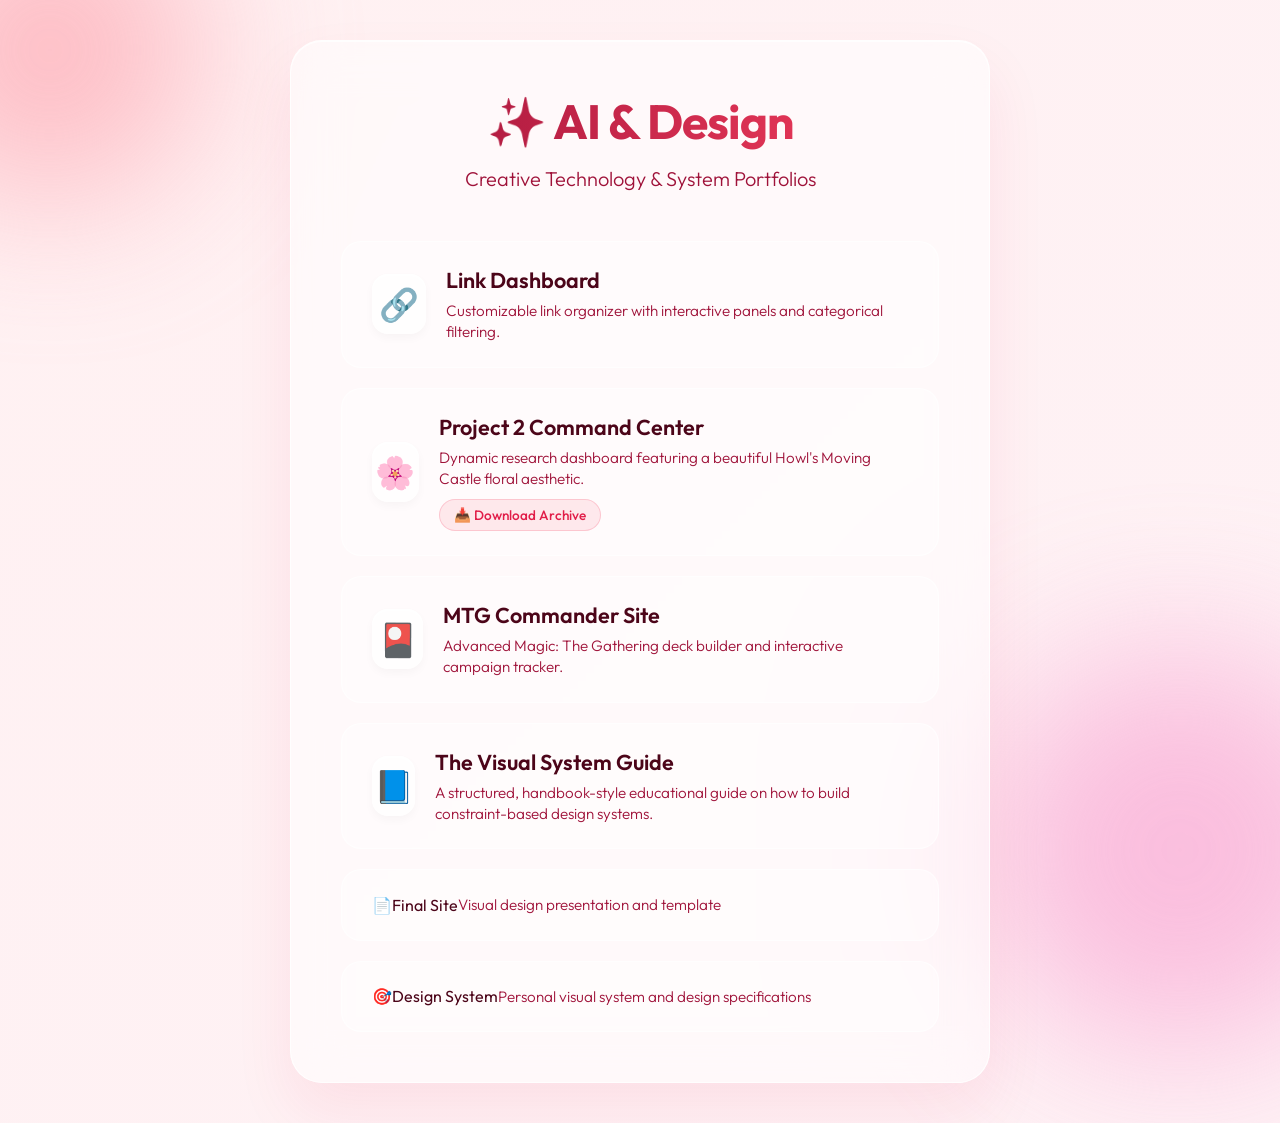
<file: index.html>
<!DOCTYPE html>
<html lang="en">
<head>
    <meta charset="UTF-8">
    <meta name="viewport" content="width=device-width, initial-scale=1.0">
    <title>AI & Design Projects | Portfolio</title>
    <!-- Modern typography -->
    <link rel="preconnect" href="https://fonts.googleapis.com">
    <link rel="preconnect" href="https://fonts.gstatic.com" crossorigin>
    <link href="https://fonts.googleapis.com/css2?family=Outfit:wght@300;400;600;700&display=swap" rel="stylesheet">
    <style>
        :root {
            --bg-gradient-1: #fff1f2; /* Soft rose */
            --bg-gradient-2: #fdf2f8; /* Soft pink */
            --bg-gradient-3: #ffe4e6; /* Warm blush */
            --accent-glow: rgba(251, 113, 133, 0.4);
            --card-bg: rgba(255, 255, 255, 0.55); /* Frosted glass */
            --card-border: rgba(255, 255, 255, 0.8);
            --text-primary: #4c0519; /* Deep rose/burgundy */
            --text-secondary: #9f1239; /* Muted rose */
        }

        * {
            margin: 0;
            padding: 0;
            box-sizing: border-box;
        }

        body {
            font-family: 'Outfit', sans-serif;
            background: linear-gradient(135deg, var(--bg-gradient-1), var(--bg-gradient-2), var(--bg-gradient-3));
            background-size: 400% 400%;
            animation: gradientBG 15s ease infinite;
            min-height: 100vh;
            display: flex;
            align-items: center;
            justify-content: center;
            padding: 40px 20px;
            color: var(--text-primary);
            overflow-x: hidden;
        }

        @keyframes gradientBG {
            0% { background-position: 0% 50%; }
            50% { background-position: 100% 50%; }
            100% { background-position: 0% 50%; }
        }

        /* Magical Orbs Background */
        .orb {
            position: absolute;
            border-radius: 50%;
            filter: blur(80px);
            z-index: 0;
            opacity: 0.7;
        }
        .orb-1 { width: 300px; height: 300px; background: #fda4af; top: -100px; left: -100px; animation: float 8s ease-in-out infinite; }
        .orb-2 { width: 400px; height: 400px; background: #f9a8d4; bottom: -150px; right: -100px; animation: float 12s ease-in-out infinite reverse; }

        @keyframes float {
            0%, 100% { transform: translateY(0) scale(1); }
            50% { transform: translateY(-30px) scale(1.05); }
        }

        .container {
            position: relative;
            z-index: 10;
            background: var(--card-bg);
            backdrop-filter: blur(24px);
            -webkit-backdrop-filter: blur(24px);
            border: 1px solid var(--card-border);
            border-radius: 32px;
            padding: 50px;
            max-width: 700px;
            width: 100%;
            box-shadow: 0 30px 60px rgba(225, 29, 72, 0.08), inset 0 1px 0 rgba(255,255,255,0.8);
            animation: fadeInUp 1s cubic-bezier(0.16, 1, 0.3, 1) forwards;
            opacity: 0;
            transform: translateY(30px);
        }

        @keyframes fadeInUp {
            to { opacity: 1; transform: translateY(0); }
        }

        h1 {
            text-align: center;
            font-weight: 700;
            font-size: 3rem;
            letter-spacing: -0.02em;
            margin-bottom: 15px;
            background: linear-gradient(to right, #9f1239, #f43f5e);
            -webkit-background-clip: text;
            background-clip: text;
            -webkit-text-fill-color: transparent;
        }

        .subtitle {
            text-align: center;
            color: var(--text-secondary);
            margin-bottom: 50px;
            font-size: 1.25rem;
            font-weight: 300;
        }

        .projects {
            display: grid;
            grid-template-columns: 1fr;
            gap: 20px;
        }

        .project-link {
            display: flex;
            align-items: center;
            padding: 24px 30px;
            background: rgba(255, 255, 255, 0.4);
            border: 1px solid rgba(255, 255, 255, 0.6);
            color: var(--text-primary);
            text-decoration: none;
            border-radius: 20px;
            transition: all 0.4s cubic-bezier(0.16, 1, 0.3, 1);
            position: relative;
            overflow: hidden;
        }

        .project-link::before {
            content: '';
            position: absolute;
            top: 0; left: 0; right: 0; bottom: 0;
            background: linear-gradient(135deg, rgba(255,255,255,0.8) 0%, rgba(255,255,255,0) 100%);
            opacity: 0;
            transition: opacity 0.4s ease;
        }

        .project-link:hover {
            transform: translateY(-5px) scale(1.02);
            background: rgba(255, 255, 255, 0.7);
            border-color: rgba(255, 255, 255, 0.9);
            box-shadow: 0 15px 30px rgba(225, 29, 72, 0.1), 0 0 20px var(--accent-glow);
        }

        .project-link:hover::before {
            opacity: 1;
        }

        .emoji-wrapper {
            background: rgba(255,255,255,0.7);
            width: 60px;
            height: 60px;
            border-radius: 16px;
            display: flex;
            align-items: center;
            justify-content: center;
            font-size: 2rem;
            margin-right: 20px;
            transition: transform 0.4s ease;
            box-shadow: inset 0 2px 0 rgba(255,255,255,0.8), 0 4px 10px rgba(0,0,0,0.03);
        }

        .project-link:hover .emoji-wrapper {
            transform: scale(1.1) rotate(5deg);
        }

        .text-wrapper {
            flex-grow: 1;
        }

        .project-title {
            font-size: 1.35rem;
            font-weight: 600;
            margin-bottom: 6px;
            display: block;
        }

        .project-description {
            display: block;
            font-size: 0.95rem;
            color: var(--text-secondary);
            font-weight: 300;
            line-height: 1.4;
        }

        .arrow {
            opacity: 0;
            transform: translateX(-10px);
            transition: all 0.4s ease;
            font-size: 1.5rem;
            color: var(--text-secondary);
        }

        .project-link:hover .arrow {
            opacity: 1;
            transform: translateX(0);
        }

        /* Download Zip Button styles for Project 2 */
        .download-action {
            display: inline-flex;
            align-items: center;
            margin-top: 10px;
            padding: 6px 14px;
            background: rgba(244, 63, 94, 0.1);
            color: #e11d48;
            border-radius: 20px;
            font-size: 0.85rem;
            font-weight: 500;
            text-decoration: none;
            transition: background 0.2s ease;
            border: 1px solid rgba(244, 63, 94, 0.2);
            pointer-events: auto; /* Enable clicks separate from exactly the main link */
        }
        
        .download-action:hover {
            background: rgba(244, 63, 94, 0.2);
            color: #be123c;
        }
    </style>
</head>
<body>
    <div class="orb orb-1"></div>
    <div class="orb orb-2"></div>

    <div class="container">
        <h1>✨ AI & Design</h1>
        <p class="subtitle">Creative Technology & System Portfolios</p>
        
        <div class="projects">
            <a href="Link Site/dashboard/index.html" class="project-link">
                <div class="emoji-wrapper">🔗</div>
                <div class="text-wrapper">
                    <span class="project-title">Link Dashboard</span>
                    <span class="project-description">Customizable link organizer with interactive panels and categorical filtering.</span>
                </div>
                <div class="arrow">→</div>
            </a>
            
            <a href="project2-dashboard/index.html" class="project-link">
                <div class="emoji-wrapper">🌸</div>
                <div class="text-wrapper">
                    <span class="project-title">Project 2 Command Center</span>
                    <span class="project-description">Dynamic research dashboard featuring a beautiful Howl's Moving Castle floral aesthetic.</span>
                    <object><a href="Project2-Command-Center.zip" download class="download-action">📥 Download Archive</a></object>
                </div>
                <div class="arrow">→</div>
            </a>
            
            <a href="MTG site /mtg-js-blueprint/index.html" class="project-link">
                <div class="emoji-wrapper">🎴</div>
                <div class="text-wrapper">
                    <span class="project-title">MTG Commander Site</span>
                    <span class="project-description">Advanced Magic: The Gathering deck builder and interactive campaign tracker.</span>
                </div>
                <div class="arrow">→</div>
            </a>
            
            <a href="visual-system-guide/index.html" class="project-link">
                <div class="emoji-wrapper">📘</div>
                <div class="text-wrapper">
                    <span class="project-title">The Visual System Guide</span>
                    <span class="project-description">A structured, handbook-style educational guide on how to build constraint-based design systems.</span>
                </div>
                <div class="arrow">→</div>
            </a>
            
            <a href="final site/index.html" class="project-link">
                <span class="emoji">📄</span>
                <span>Final Site</span>
                <span class="project-description">Visual design presentation and template</span>
            </a>
            
            <a href="Design System/index.html" class="project-link">
                <span class="emoji">🎯</span>
                <span>Design System</span>
                <span class="project-description">Personal visual system and design specifications</span>
            </a>
        </div>
    </div>
</body>
</html>
</file>
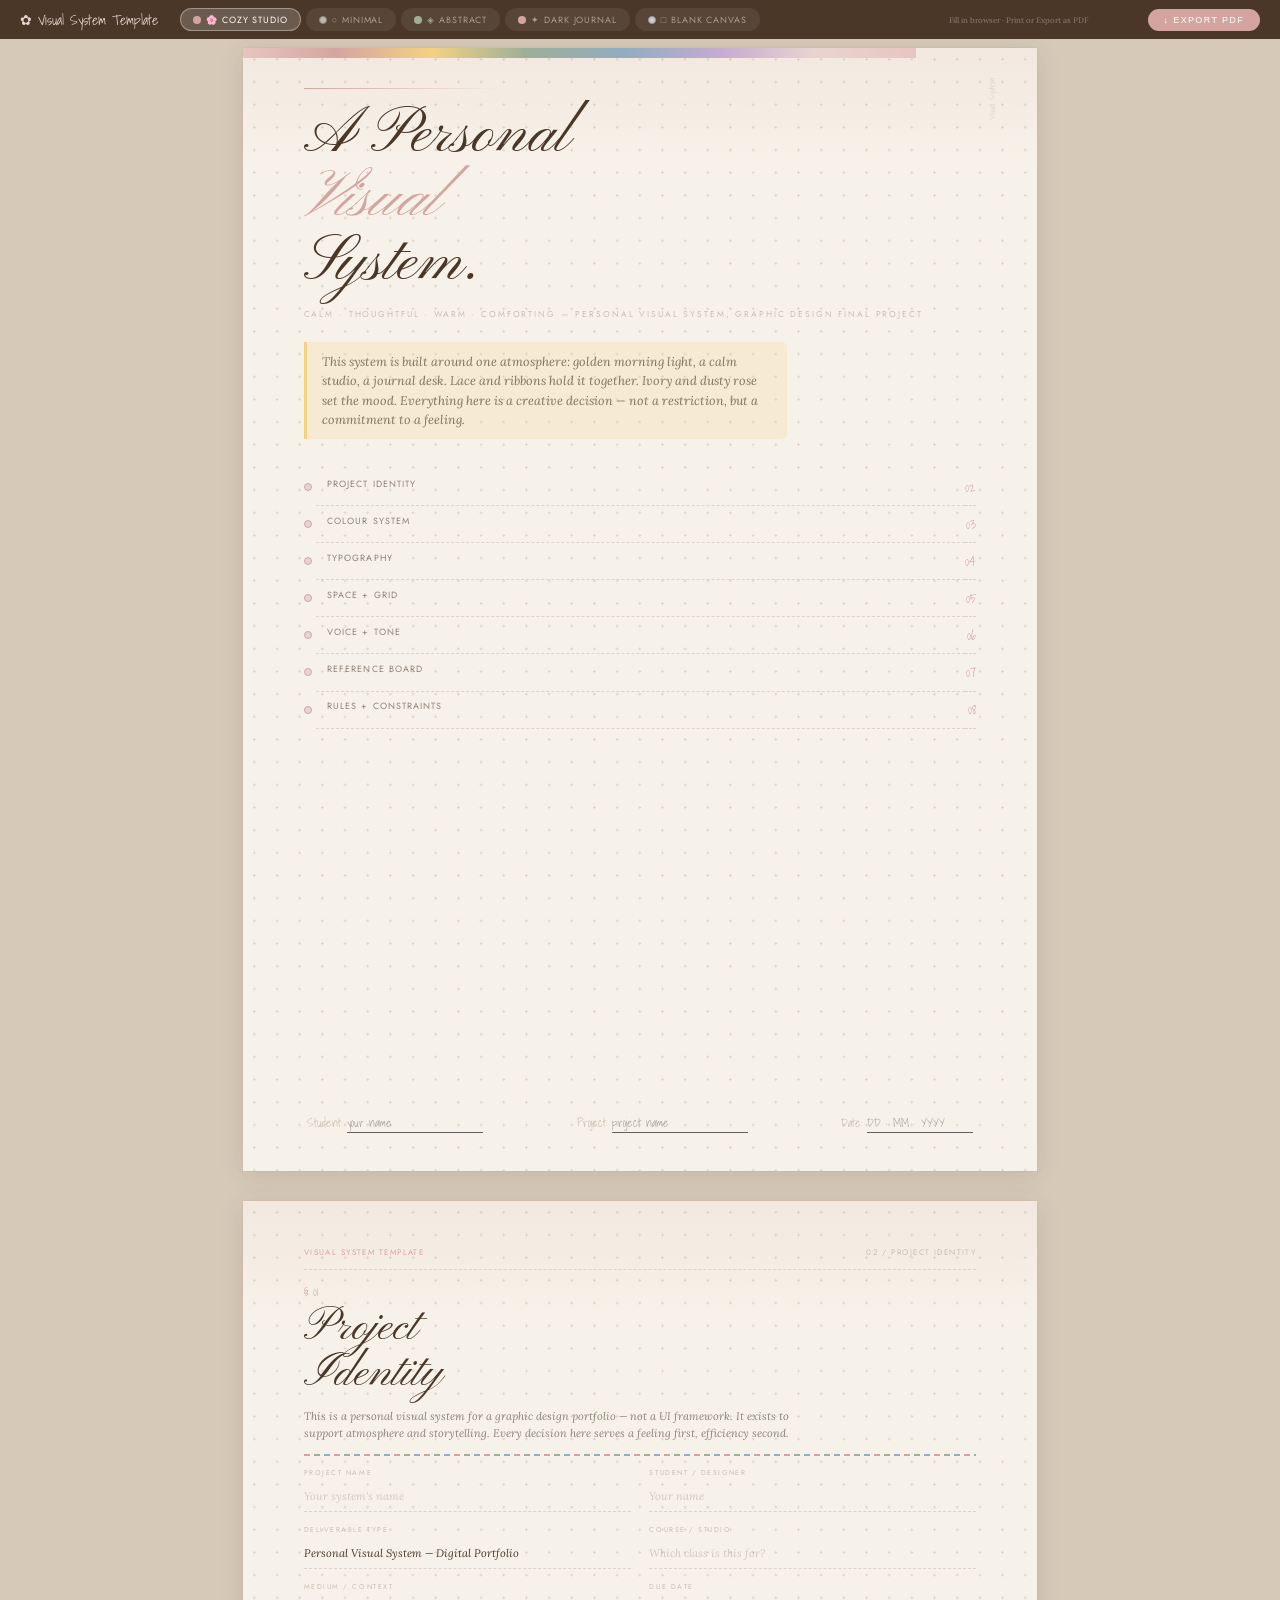
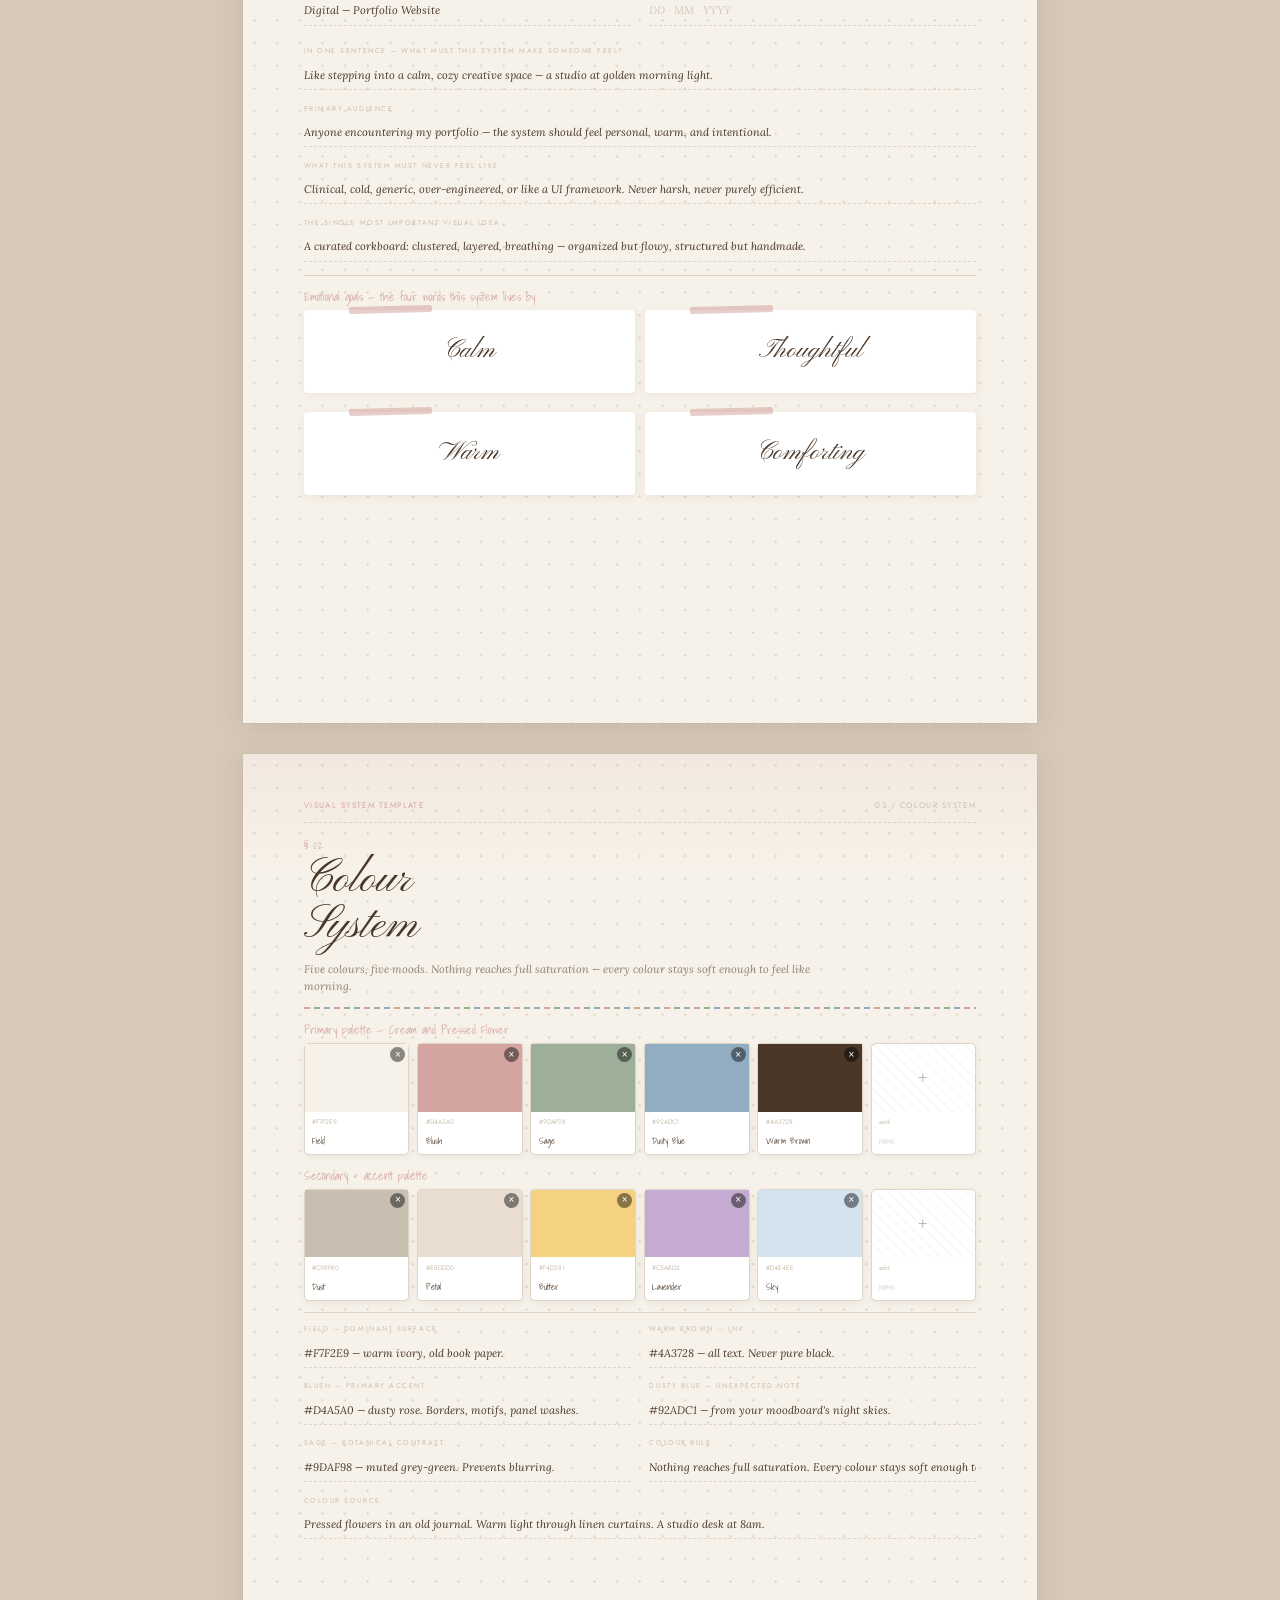
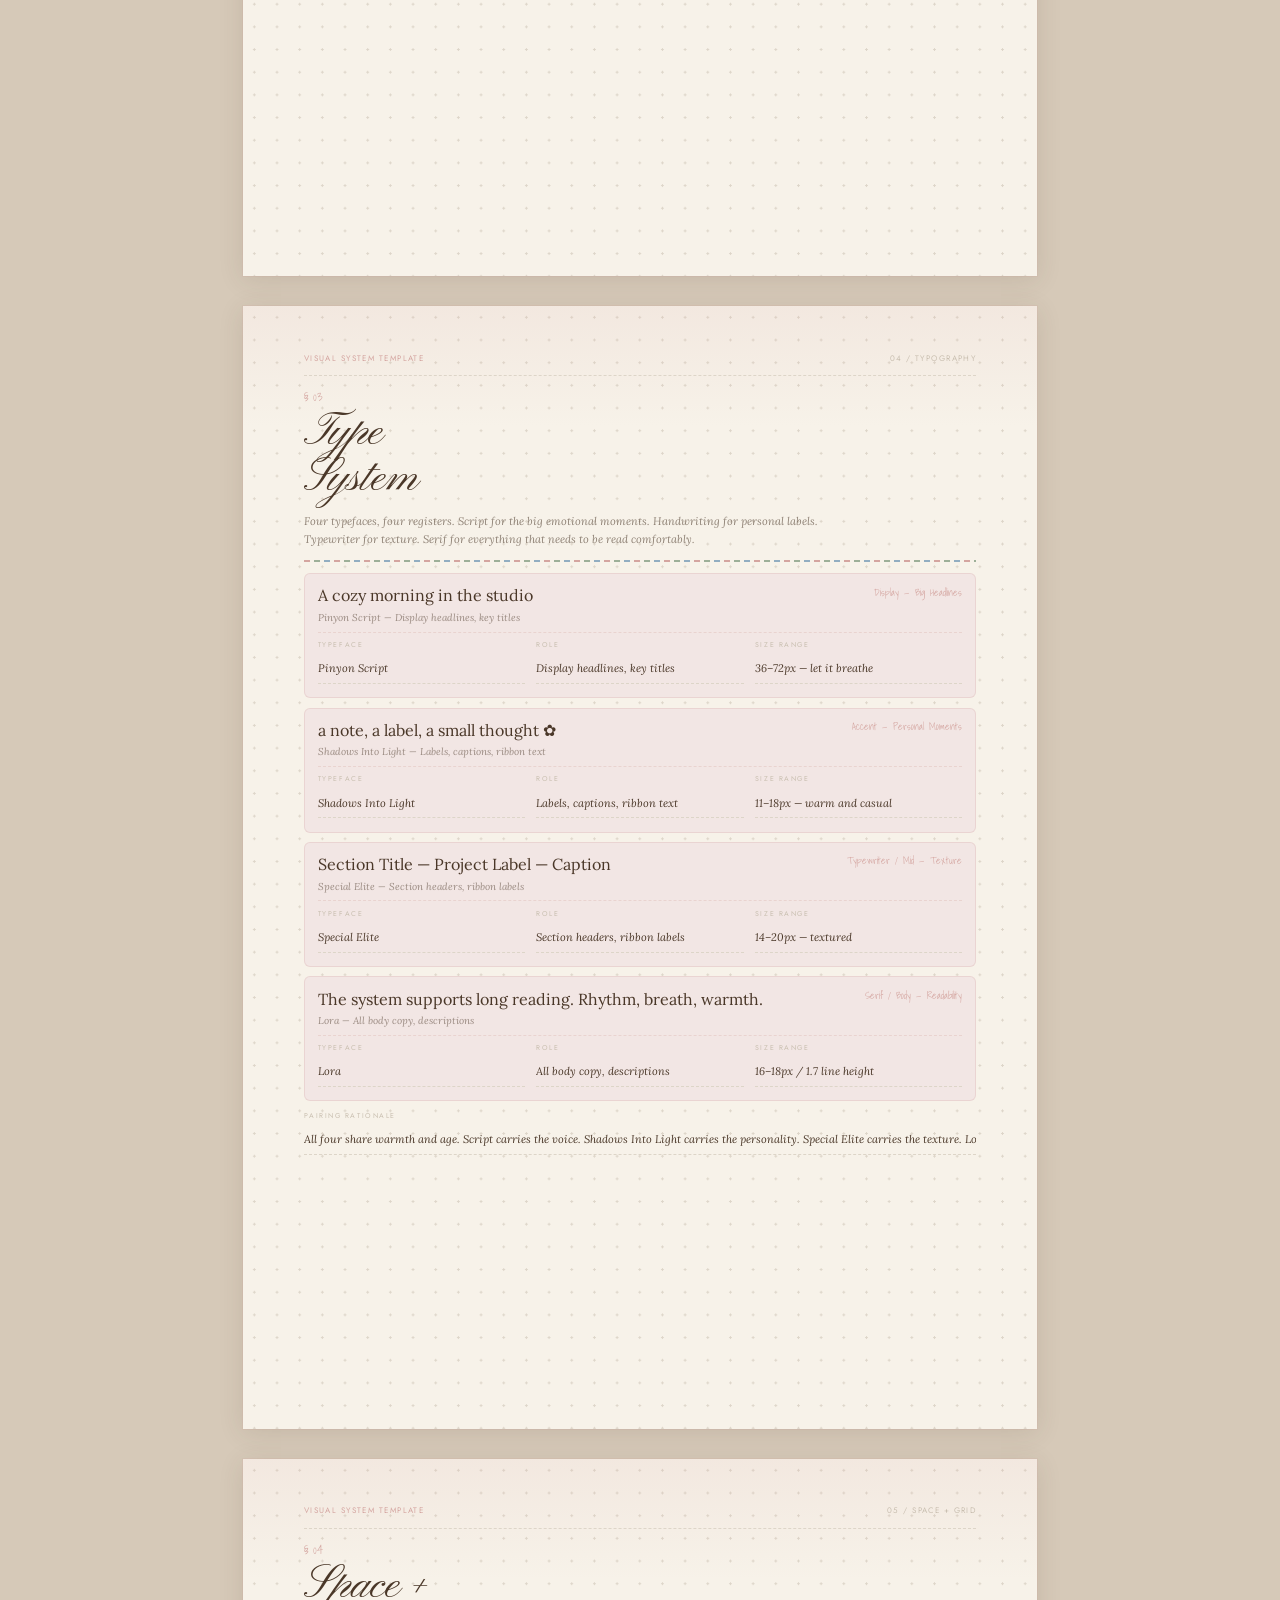
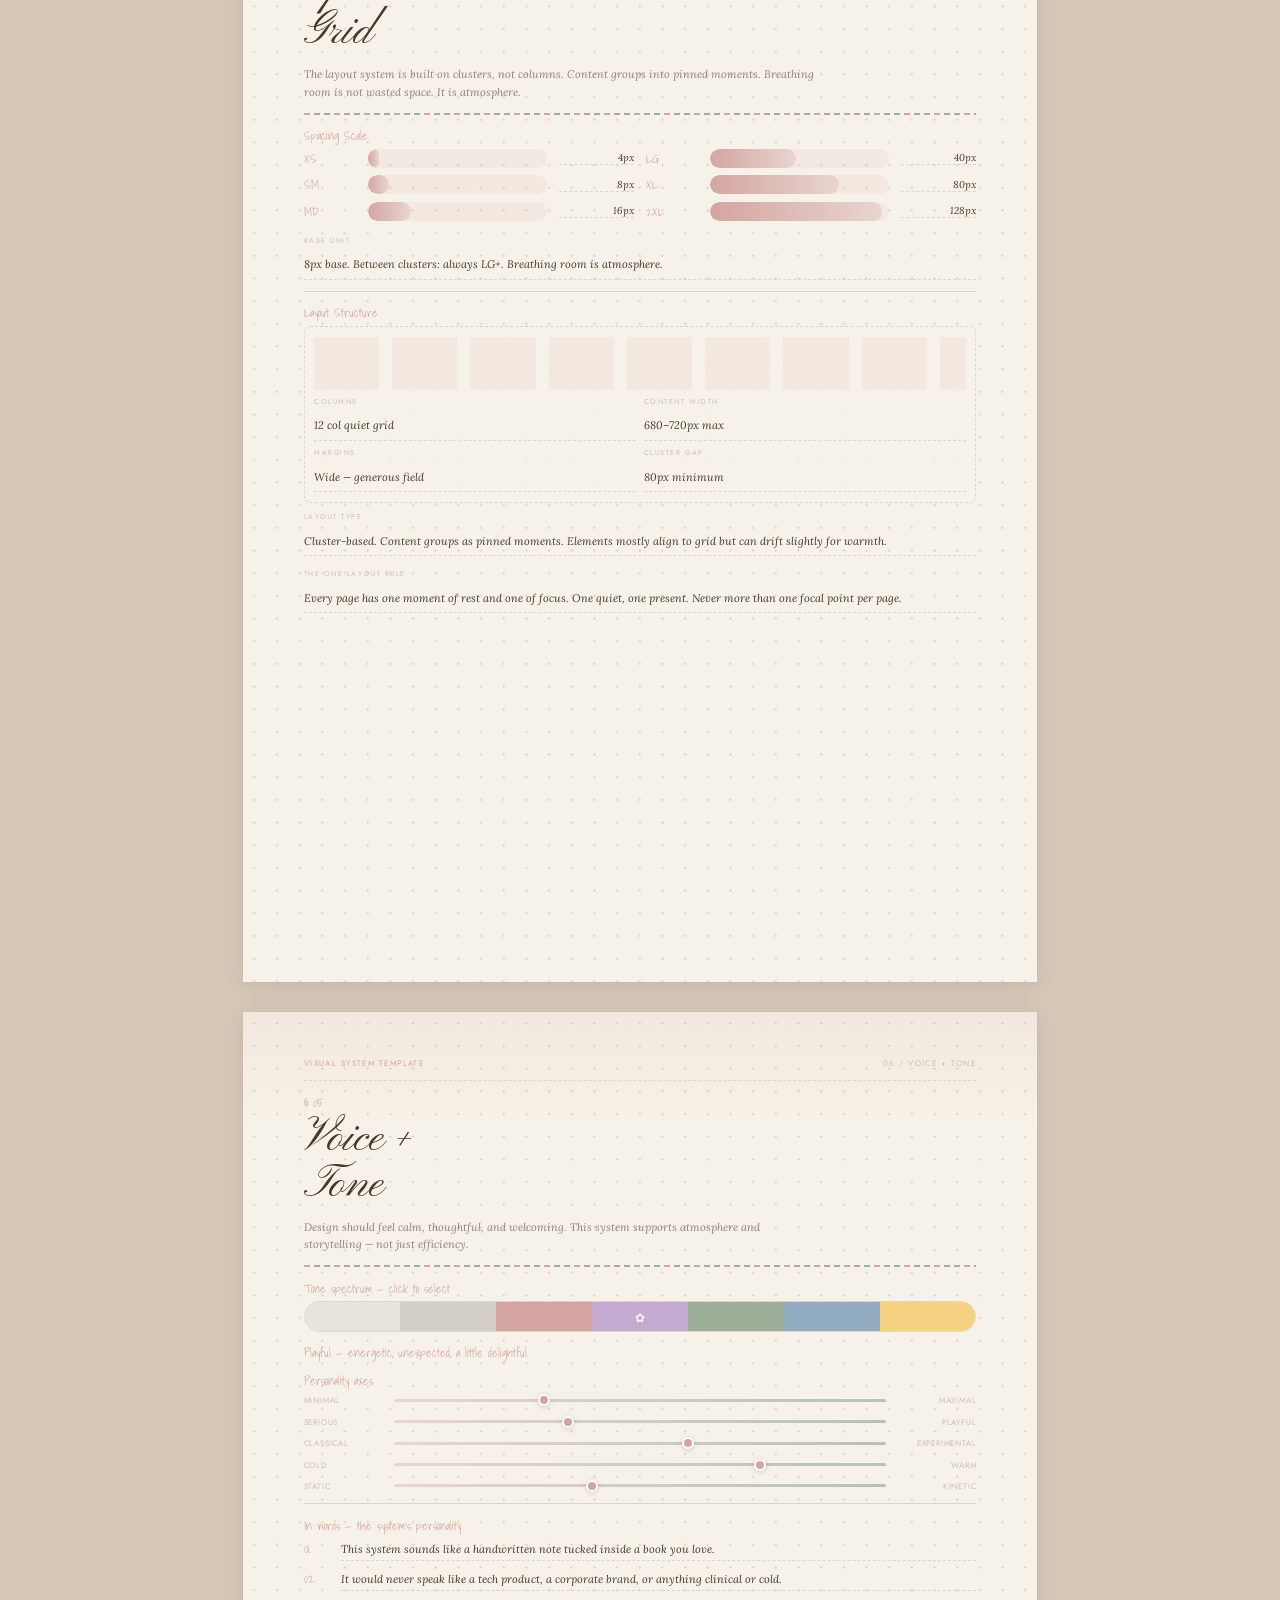
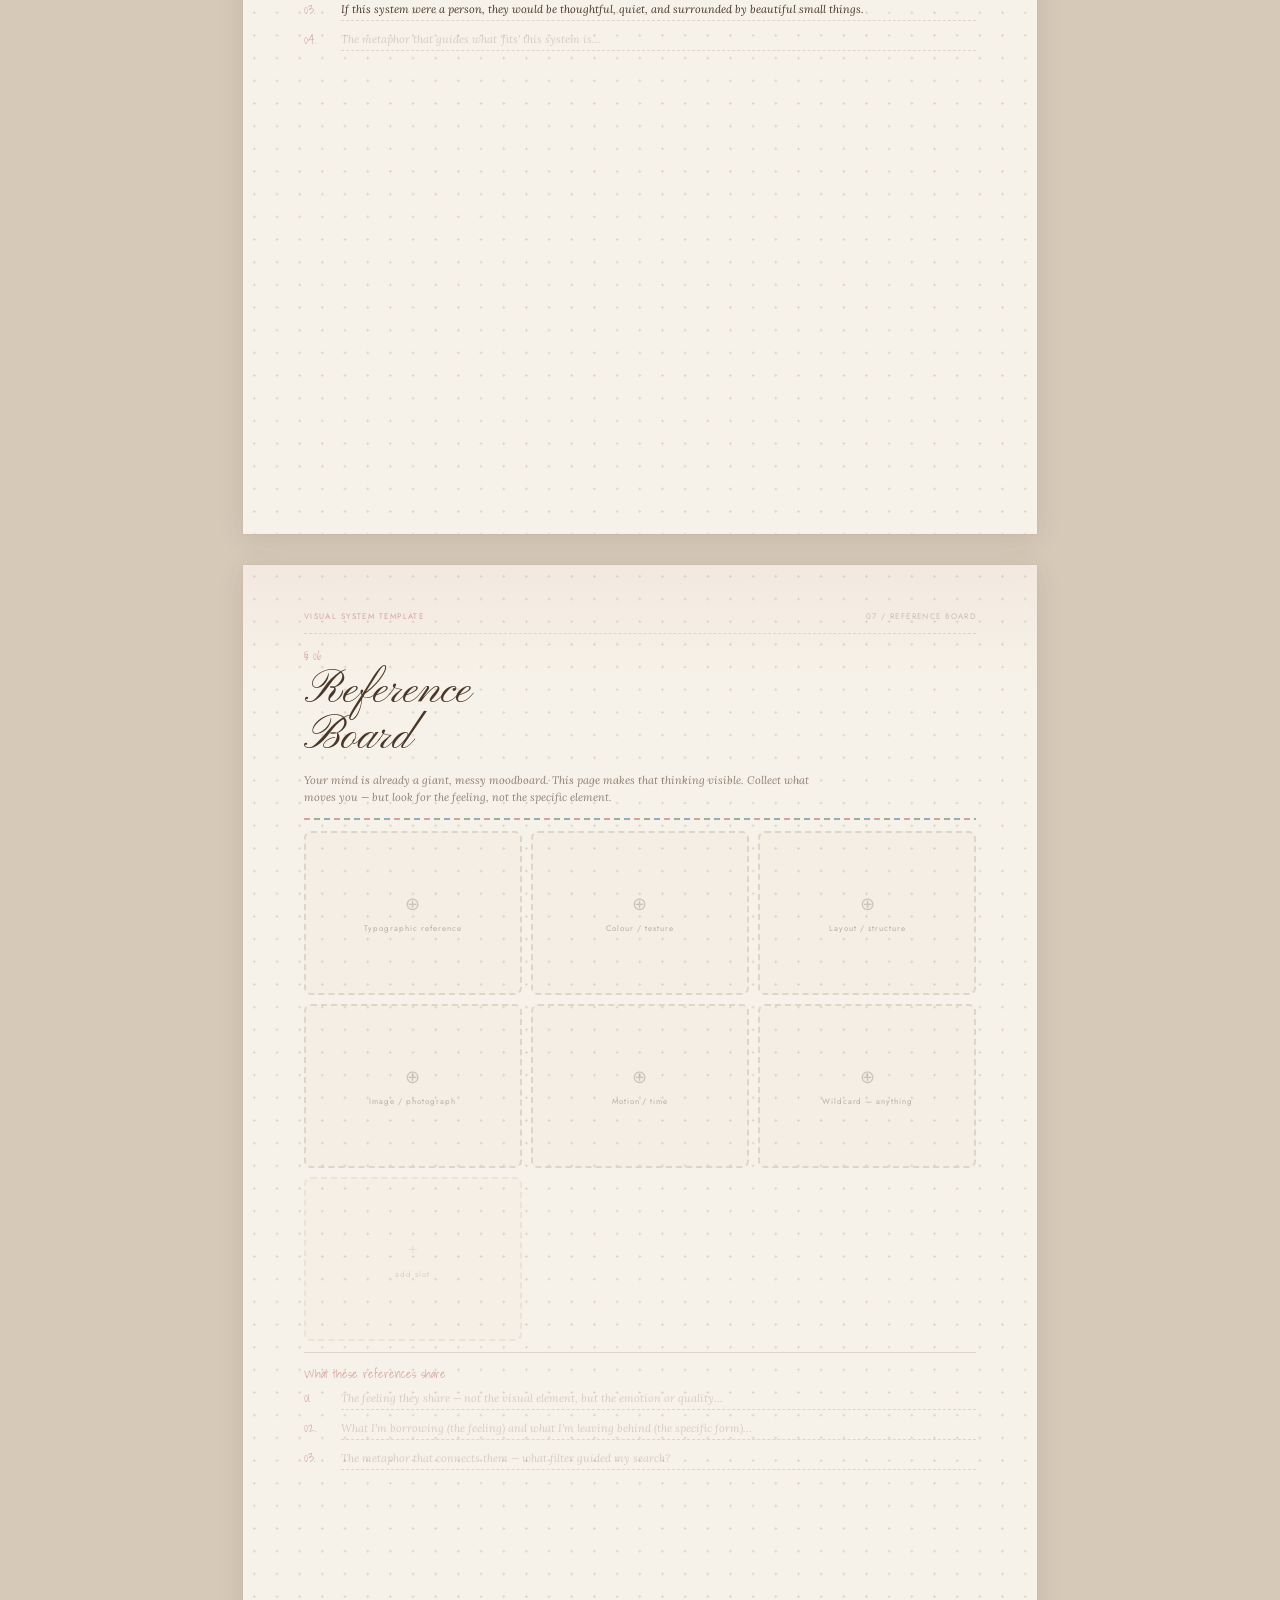
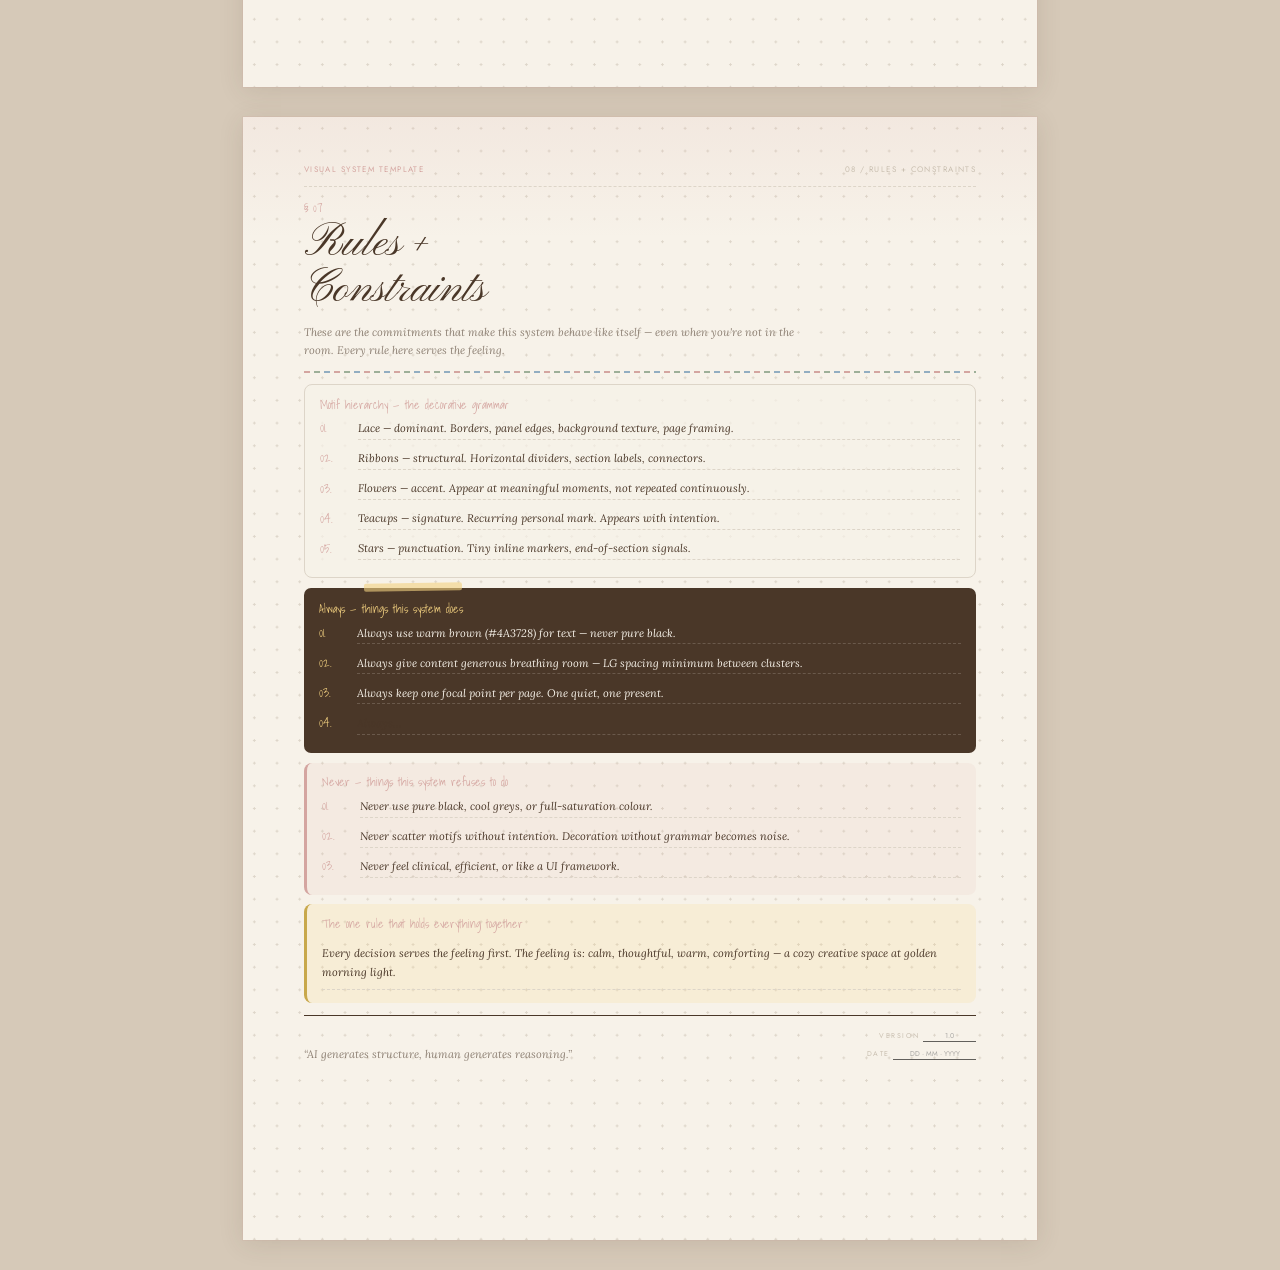
<file: Design System/index.html>
<!DOCTYPE html>
<html lang="en" data-theme="cozy">
<head>
  <meta charset="UTF-8">
  <meta name="viewport" content="width=device-width, initial-scale=1.0">
  <title>Visual System Template</title>
  <link rel="stylesheet" href="styles/variables.css">
  <link rel="stylesheet" href="styles/styles.css">
</head>
<body>

<div class="print-bar">
  <span class="print-bar-title">✿ Visual System Template</span>
  <div class="theme-switcher">
    <button class="theme-btn active" data-theme-btn="cozy"><span class="dot dot-cozy"></span>🌸 Cozy Studio</button>
    <button class="theme-btn" data-theme-btn="minimal"><span class="dot dot-minimal"></span>○ Minimal</button>
    <button class="theme-btn" data-theme-btn="abstract"><span class="dot dot-abstract"></span>◈ Abstract</button>
    <button class="theme-btn" data-theme-btn="dark"><span class="dot dot-dark"></span>✦ Dark Journal</button>
    <button class="theme-btn" data-theme-btn="blank"><span class="dot dot-blank"></span>□ Blank Canvas</button>
  </div>
  <span class="print-note">Fill in browser · Print or Export as PDF</span>
  <span id="saveIndicator" class="save-indicator">✓ saved</span>
  <button class="print-btn" id="printBtn">↓ Export PDF</button>
</div>

<div class="page">
  <div class="page-corner">Visual System</div>
  <div class="cover-header"></div>
  <div class="cover-rule"></div>
  <div class="cover-title" id="coverTitle">A Personal<br><em>Visual</em><br>System.</div>
  <div class="cover-sub" id="coverSub">Calm · Thoughtful · Warm · Comforting — Personal Visual System, Graphic Design Final Project</div>
  <div class="cover-description" id="coverDesc">
    This system is built around one atmosphere: golden morning light,
    a calm studio, a journal desk. Lace and ribbons hold it together.
    Ivory and dusty rose set the mood. Everything here is a creative
    decision — not a restriction, but a commitment to a feeling.
  </div>
  <div class="cover-toc">
    <div class="toc-dot toc-dot-shift"></div><div class="toc-entry">Project Identity</div><div class="toc-page">02</div>
    <div class="toc-dot toc-dot-shift"></div><div class="toc-entry">Colour System</div><div class="toc-page">03</div>
    <div class="toc-dot toc-dot-shift"></div><div class="toc-entry">Typography</div><div class="toc-page">04</div>
    <div class="toc-dot toc-dot-shift"></div><div class="toc-entry">Space + Grid</div><div class="toc-page">05</div>
    <div class="toc-dot toc-dot-shift"></div><div class="toc-entry">Voice + Tone</div><div class="toc-page">06</div>
    <div class="toc-dot toc-dot-shift"></div><div class="toc-entry">Reference Board</div><div class="toc-page">07</div>
    <div class="toc-dot toc-dot-shift"></div><div class="toc-entry">Rules + Constraints</div><div class="toc-page">08</div>
  </div>
  <div class="cover-footer">
    <span>Student: <input type="text" class="inline-input inline-input-wide" placeholder="your name"></span>
    <span>Project: <input type="text" class="inline-input inline-input-wide" placeholder="project name"></span>
    <span>Date: <input type="text" class="inline-input inline-input-date" placeholder="DD · MM · YYYY"></span>
  </div>
</div>

<div class="page">
  <div class="page-meta"><span class="project-name">Visual System Template</span><span>02 / Project Identity</span></div>
  <div class="section-label">§ 01</div>
  <div class="section-title" id="p2title">Project<br>Identity</div>
  <div class="section-intro" id="p2intro">This is a personal visual system for a graphic design portfolio — not a UI framework. It exists to support atmosphere and storytelling. Every decision here serves a feeling first, efficiency second.</div>
  <div class="h-rule heavy"></div>
  <div class="two-col mb-2">
    <div>
      <div class="field-group"><label class="field-label">Project Name</label><input class="field" type="text" placeholder="Your system's name"></div>
      <div class="field-group"><label class="field-label">Deliverable Type</label><input class="field" type="text" value="Personal Visual System — Digital Portfolio"></div>
      <div class="field-group"><label class="field-label">Medium / Context</label><input class="field" type="text" value="Digital — Portfolio Website"></div>
    </div>
    <div>
      <div class="field-group"><label class="field-label">Student / Designer</label><input class="field" type="text" placeholder="Your name"></div>
      <div class="field-group"><label class="field-label">Course / Studio</label><input class="field" type="text" placeholder="Which class is this for?"></div>
      <div class="field-group"><label class="field-label">Due Date</label><input class="field" type="text" placeholder="DD · MM · YYYY"></div>
    </div>
  </div>
  <div class="field-group"><label class="field-label">In one sentence — what must this system make someone feel?</label><input class="field" id="p2feel" type="text" value="Like stepping into a calm, cozy creative space — a studio at golden morning light."></div>
  <div class="field-group"><label class="field-label">Primary audience</label><input class="field" id="p2audience" type="text" value="Anyone encountering my portfolio — the system should feel personal, warm, and intentional"></div>
  <div class="field-group"><label class="field-label">What this system must NEVER feel like</label><input class="field" id="p2never" type="text" value="Clinical, cold, generic, over-engineered, or like a UI framework. Never harsh, never purely efficient."></div>
  <div class="field-group"><label class="field-label">The single most important visual idea</label><input class="field" id="p2idea" type="text" value="A curated corkboard: clustered, layered, breathing — organized but flowy, structured but handmade."></div>
  <div class="h-rule"></div>
  <div class="section-label mb-2" id="p2goalsLabel">Emotional goals — the four words this system lives by</div>
  <div class="goal-grid">
    <div class="panel goal-panel"><div class="section-title goal-title" id="word1">Calm</div></div>
    <div class="panel goal-panel"><div class="section-title goal-title" id="word2">Thoughtful</div></div>
    <div class="panel goal-panel"><div class="section-title goal-title" id="word3">Warm</div></div>
    <div class="panel goal-panel"><div class="section-title goal-title" id="word4">Comforting</div></div>
  </div>
</div>

<div class="page">
  <div class="page-meta"><span class="project-name">Visual System Template</span><span>03 / Colour System</span></div>
  <div class="section-label">§ 02</div>
  <div class="section-title" id="p3title">Colour<br>System</div>
  <div class="section-intro" id="p3intro">Five colours, five moods. Nothing reaches full saturation — every colour stays soft enough to feel like morning.</div>
  <div class="h-rule heavy"></div>
  <div class="section-label mb-15 mt-2" id="p3primaryLabel">Primary palette — Cream and Pressed Flower</div>
  <div class="color-grid" id="primaryColors"></div>
  <div class="section-label mb-2" id="p3secondaryLabel">Secondary + accent palette</div>
  <div class="color-grid" id="secondaryColors"></div>
  <div class="h-rule"></div>
  <div class="two-col mt-2">
    <div>
      <div class="field-group"><label class="field-label" id="lbl_c1">Field — dominant surface</label><input class="field" id="col1" type="text" value="#F7F2E9 — warm ivory, old book paper."></div>
      <div class="field-group"><label class="field-label" id="lbl_c2">Blush — primary accent</label><input class="field" id="col2" type="text" value="#D4A5A0 — dusty rose. Borders, motifs, panel washes."></div>
      <div class="field-group"><label class="field-label" id="lbl_c3">Sage — botanical contrast</label><input class="field" id="col3" type="text" value="#9DAF98 — muted grey-green. Prevents blurring."></div>
    </div>
    <div>
      <div class="field-group"><label class="field-label" id="lbl_c4">Warm Brown — ink</label><input class="field" id="col4" type="text" value="#4A3728 — all text. Never pure black."></div>
      <div class="field-group"><label class="field-label" id="lbl_c5">Dusty Blue — unexpected note</label><input class="field" id="col5" type="text" value="#92ADC1 — from your moodboard's night skies."></div>
      <div class="field-group"><label class="field-label" id="lbl_c6">Colour rule</label><input class="field" id="col6" type="text" value="Nothing reaches full saturation. Every colour stays soft enough to feel like morning, not noon."></div>
    </div>
  </div>
  <div class="field-group"><label class="field-label" id="lbl_csrc">Colour source</label><input class="field" id="colsrc" type="text" value="Pressed flowers in an old journal. Warm light through linen curtains. A studio desk at 8am."></div>
</div>

<div class="page">
  <div class="page-meta"><span class="project-name">Visual System Template</span><span>04 / Typography</span></div>
  <div class="section-label">§ 03</div>
  <div class="section-title">Type<br>System</div>
  <div class="section-intro" id="typeIntro">Four typefaces, four registers. Script for the big emotional moments. Handwriting for personal labels. Typewriter for texture. Serif for everything that needs to be read comfortably.</div>
  <div class="h-rule heavy"></div>
  <div id="typeSpecimens"></div>
  <div class="field-group mt-2"><label class="field-label">Pairing rationale</label><input class="field" id="pairingRationale" type="text" value="All four share warmth and age. Script carries the voice. Shadows Into Light carries the personality. Special Elite carries the texture. Lora carries the story."></div>
</div>

<div class="page">
  <div class="page-meta"><span class="project-name">Visual System Template</span><span>05 / Space + Grid</span></div>
  <div class="section-label">§ 04</div>
  <div class="section-title" id="p5title">Space +<br>Grid</div>
  <div class="section-intro" id="p5intro">The layout system is built on clusters, not columns. Content groups into pinned moments. Breathing room is not wasted space. It is atmosphere.</div>
  <div class="h-rule heavy"></div>

  <div class="section-stack">
    <div class="section-label mb-2">Spacing Scale</div>
    <div class="two-col gap-3">
      <div>
        <div class="spacing-row"><span class="spacing-label">XS</span><div class="spacing-bar-wrap"><div class="spacing-bar bar-xs"></div></div><input class="spacing-input" type="text" value="4px"></div>
        <div class="spacing-row"><span class="spacing-label">SM</span><div class="spacing-bar-wrap"><div class="spacing-bar bar-sm"></div></div><input class="spacing-input" type="text" value="8px"></div>
        <div class="spacing-row"><span class="spacing-label">MD</span><div class="spacing-bar-wrap"><div class="spacing-bar bar-md"></div></div><input class="spacing-input" type="text" value="16px"></div>
      </div>
      <div>
        <div class="spacing-row"><span class="spacing-label">LG</span><div class="spacing-bar-wrap"><div class="spacing-bar bar-lg"></div></div><input class="spacing-input" type="text" value="40px"></div>
        <div class="spacing-row"><span class="spacing-label">XL</span><div class="spacing-bar-wrap"><div class="spacing-bar bar-xl"></div></div><input class="spacing-input" type="text" value="80px"></div>
        <div class="spacing-row"><span class="spacing-label">2XL</span><div class="spacing-bar-wrap"><div class="spacing-bar bar-2xl"></div></div><input class="spacing-input" type="text" value="128px"></div>
      </div>
    </div>
    <div class="mt-2"><label class="field-label">Base unit</label><input class="field" id="p5base" type="text" value="8px base. Between clusters: always LG+. Breathing room is atmosphere."></div>
  </div>

  <div class="h-rule"></div>

  <div class="mt-2">
    <div class="section-label mb-2">Layout Structure</div>
    <div class="grid-diagram">
      <div class="grid-preview" id="gridPreview"></div>
      <div class="grid-fields-two">
        <div><label class="field-label">Columns</label><input class="field" type="text" value="12 col quiet grid"></div>
        <div><label class="field-label">Content width</label><input class="field" type="text" value="680–720px max"></div>
        <div><label class="field-label">Margins</label><input class="field" type="text" value="Wide — generous field"></div>
        <div><label class="field-label">Cluster gap</label><input class="field" type="text" value="80px minimum"></div>
      </div>
    </div>
    <div class="field-group mt-2"><label class="field-label">Layout type</label><input class="field" id="p5layout" type="text" value="Cluster-based. Content groups as pinned moments. Elements mostly align to grid but can drift slightly for warmth."></div>
    <div class="field-group"><label class="field-label">The one layout rule</label><input class="field" id="p5rule" type="text" value="Every page has one moment of rest and one of focus. One quiet, one present. Never more than one focal point per page."></div>
  </div>
</div>

<div class="page">
  <div class="page-meta"><span class="project-name">Visual System Template</span><span>06 / Voice + Tone</span></div>
  <div class="section-label">§ 05</div>
  <div class="section-title" id="p6title">Voice +<br>Tone</div>
  <div class="section-intro" id="p6intro">Design should feel calm, thoughtful, and welcoming. This system supports atmosphere and storytelling — not just efficiency. The personality here is specific: a cozy creative space, not a corporate one.</div>
  <div class="h-rule heavy"></div>

  <div class="section-label mb-15 mt-2">Tone spectrum — click to select</div>
  <div class="tone-band" id="toneBand">
    <div class="tone-cell" data-label="Clinical"></div>
    <div class="tone-cell" data-label="Refined"></div>
    <div class="tone-cell" data-label="Warm"></div>
    <div class="tone-cell selected" data-label="Playful"></div>
    <div class="tone-cell" data-label="Botanical"></div>
    <div class="tone-cell" data-label="Dreamy"></div>
    <div class="tone-cell" data-label="Cozy"></div>
  </div>
  <div id="toneLabel" class="tone-label-text">Playful — energetic, unexpected, a little delightful.</div>

  <div class="section-label mb-2">Personality axes</div>
  <div class="voice-row"><div class="voice-pole">Minimal</div><input class="voice-slider" type="range" min="0" max="100" value="30"><div class="voice-pole right">Maximal</div></div>
  <div class="voice-row"><div class="voice-pole">Serious</div><input class="voice-slider" type="range" min="0" max="100" value="35"><div class="voice-pole right">Playful</div></div>
  <div class="voice-row"><div class="voice-pole">Classical</div><input class="voice-slider" type="range" min="0" max="100" value="60"><div class="voice-pole right">Experimental</div></div>
  <div class="voice-row"><div class="voice-pole">Cold</div><input class="voice-slider" type="range" min="0" max="100" value="75"><div class="voice-pole right">Warm</div></div>
  <div class="voice-row"><div class="voice-pole">Static</div><input class="voice-slider" type="range" min="0" max="100" value="40"><div class="voice-pole right">Kinetic</div></div>

  <div class="h-rule mt-2"></div>
  <div class="section-label mt-2 mb-2">In words — the system's personality</div>
  <div class="note-row"><span class="note-num">01.</span><input class="note-field" id="voice1" type="text" value="This system sounds like a handwritten note tucked inside a book you love."></div>
  <div class="note-row"><span class="note-num">02.</span><input class="note-field" id="voice2" type="text" value="It would never speak like a tech product, a corporate brand, or anything clinical or cold."></div>
  <div class="note-row"><span class="note-num">03.</span><input class="note-field" id="voice3" type="text" value="If this system were a person, they would be thoughtful, quiet, and surrounded by beautiful small things."></div>
  <div class="note-row"><span class="note-num">04.</span><input class="note-field" id="voice4" type="text" placeholder="The metaphor that guides what 'fits' this system is…"></div>
</div>

<div class="page">
  <div class="page-meta"><span class="project-name">Visual System Template</span><span>07 / Reference Board</span></div>
  <div class="section-label">§ 06</div>
  <div class="section-title" id="p7title">Reference<br>Board</div>
  <div class="section-intro" id="p7intro">Your mind is already a giant, messy moodboard. This page makes that thinking visible. Collect what moves you — but look for the feeling, not the specific element. Curation is a design decision.</div>
  <div class="h-rule heavy"></div>

  <div class="ref-grid mt-2" id="refGrid"></div>
  <div class="h-rule"></div>

  <div class="section-label mt-2 mb-2" id="p7notesLabel">What these references share</div>
  <div class="note-row"><span class="note-num">01.</span><input class="note-field" type="text" placeholder="The feeling they share — not the visual element, but the emotion or quality…"></div>
  <div class="note-row"><span class="note-num">02.</span><input class="note-field" type="text" placeholder="What I'm borrowing (the feeling) and what I'm leaving behind (the specific form)…"></div>
  <div class="note-row"><span class="note-num">03.</span><input class="note-field" type="text" placeholder="The metaphor that connects them — what filter guided my search?"></div>
</div>

<div class="page">
  <div class="page-meta"><span class="project-name">Visual System Template</span><span>08 / Rules + Constraints</span></div>
  <div class="section-label">§ 07</div>
  <div class="section-title" id="p8title">Rules +<br>Constraints</div>
  <div class="section-intro" id="p8intro">These are the commitments that make this system behave like itself — even when you're not in the room. Every rule here serves the feeling.</div>
  <div class="h-rule heavy"></div>

  <div class="motif-panel mt-2 mb-25">
    <div class="section-label mb-2" id="motifLabel">Motif hierarchy — the decorative grammar</div>
    <div class="note-row"><span class="note-num">01.</span><input class="note-field" id="motif1" type="text" value="Lace — dominant. Borders, panel edges, background texture, page framing."></div>
    <div class="note-row"><span class="note-num">02.</span><input class="note-field" id="motif2" type="text" value="Ribbons — structural. Horizontal dividers, section labels, connectors."></div>
    <div class="note-row"><span class="note-num">03.</span><input class="note-field" id="motif3" type="text" value="Flowers — accent. Appear at meaningful moments, not repeated continuously."></div>
    <div class="note-row"><span class="note-num">04.</span><input class="note-field" id="motif4" type="text" value="Teacups — signature. Recurring personal mark. Appears with intention."></div>
    <div class="note-row"><span class="note-num">05.</span><input class="note-field" id="motif5" type="text" value="Stars — punctuation. Tiny inline markers, end-of-section signals."></div>
  </div>

  <div class="dark-panel mb-25">
    <div class="section-label mb-1" id="alwaysLabel">Always — things this system does</div>
    <div class="note-row"><span class="note-num">01.</span><input class="note-field" id="always1" type="text" value="Always use warm brown (#4A3728) for text — never pure black."></div>
    <div class="note-row"><span class="note-num">02.</span><input class="note-field" id="always2" type="text" value="Always give content generous breathing room — LG spacing minimum between clusters."></div>
    <div class="note-row"><span class="note-num">03.</span><input class="note-field" id="always3" type="text" value="Always keep one focal point per page. One quiet, one present."></div>
    <div class="note-row"><span class="note-num">04.</span><input class="note-field" id="always4" type="text" placeholder="Always…"></div>
  </div>

  <div class="never-panel">
    <div class="section-label mb-2" id="neverLabel">Never — things this system refuses to do</div>
    <div class="note-row"><span class="note-num">01.</span><input class="note-field" id="never1" type="text" value="Never use pure black, cool greys, or full-saturation colour."></div>
    <div class="note-row"><span class="note-num">02.</span><input class="note-field" id="never2" type="text" value="Never scatter motifs without intention. Decoration without grammar becomes noise."></div>
    <div class="note-row"><span class="note-num">03.</span><input class="note-field" id="never3" type="text" value="Never feel clinical, efficient, or like a UI framework."></div>
  </div>

  <div class="core-rule-panel">
    <div class="section-label mb-2" id="coreLabel">The one rule that holds everything together</div>
    <textarea class="field core-rule-text" id="coreRule" rows="2">Every decision serves the feeling first. The feeling is: calm, thoughtful, warm, comforting — a cozy creative space at golden morning light.</textarea>
  </div>

  <div class="h-rule closing-row">
    <div class="section-intro closing-quote" id="closingQuote">"AI generates structure, human generates reasoning."</div>
    <div class="field-label text-right">
      Version <input type="text" class="inline-input inline-input-version" placeholder="1.0"><br>
      <span class="date-line">Date <input type="text" class="inline-input inline-input-shortdate" placeholder="DD · MM · YYYY"></span>
    </div>
  </div>
</div>

<script src="scripts/main.js"></script>
</body>
</html>
</file>
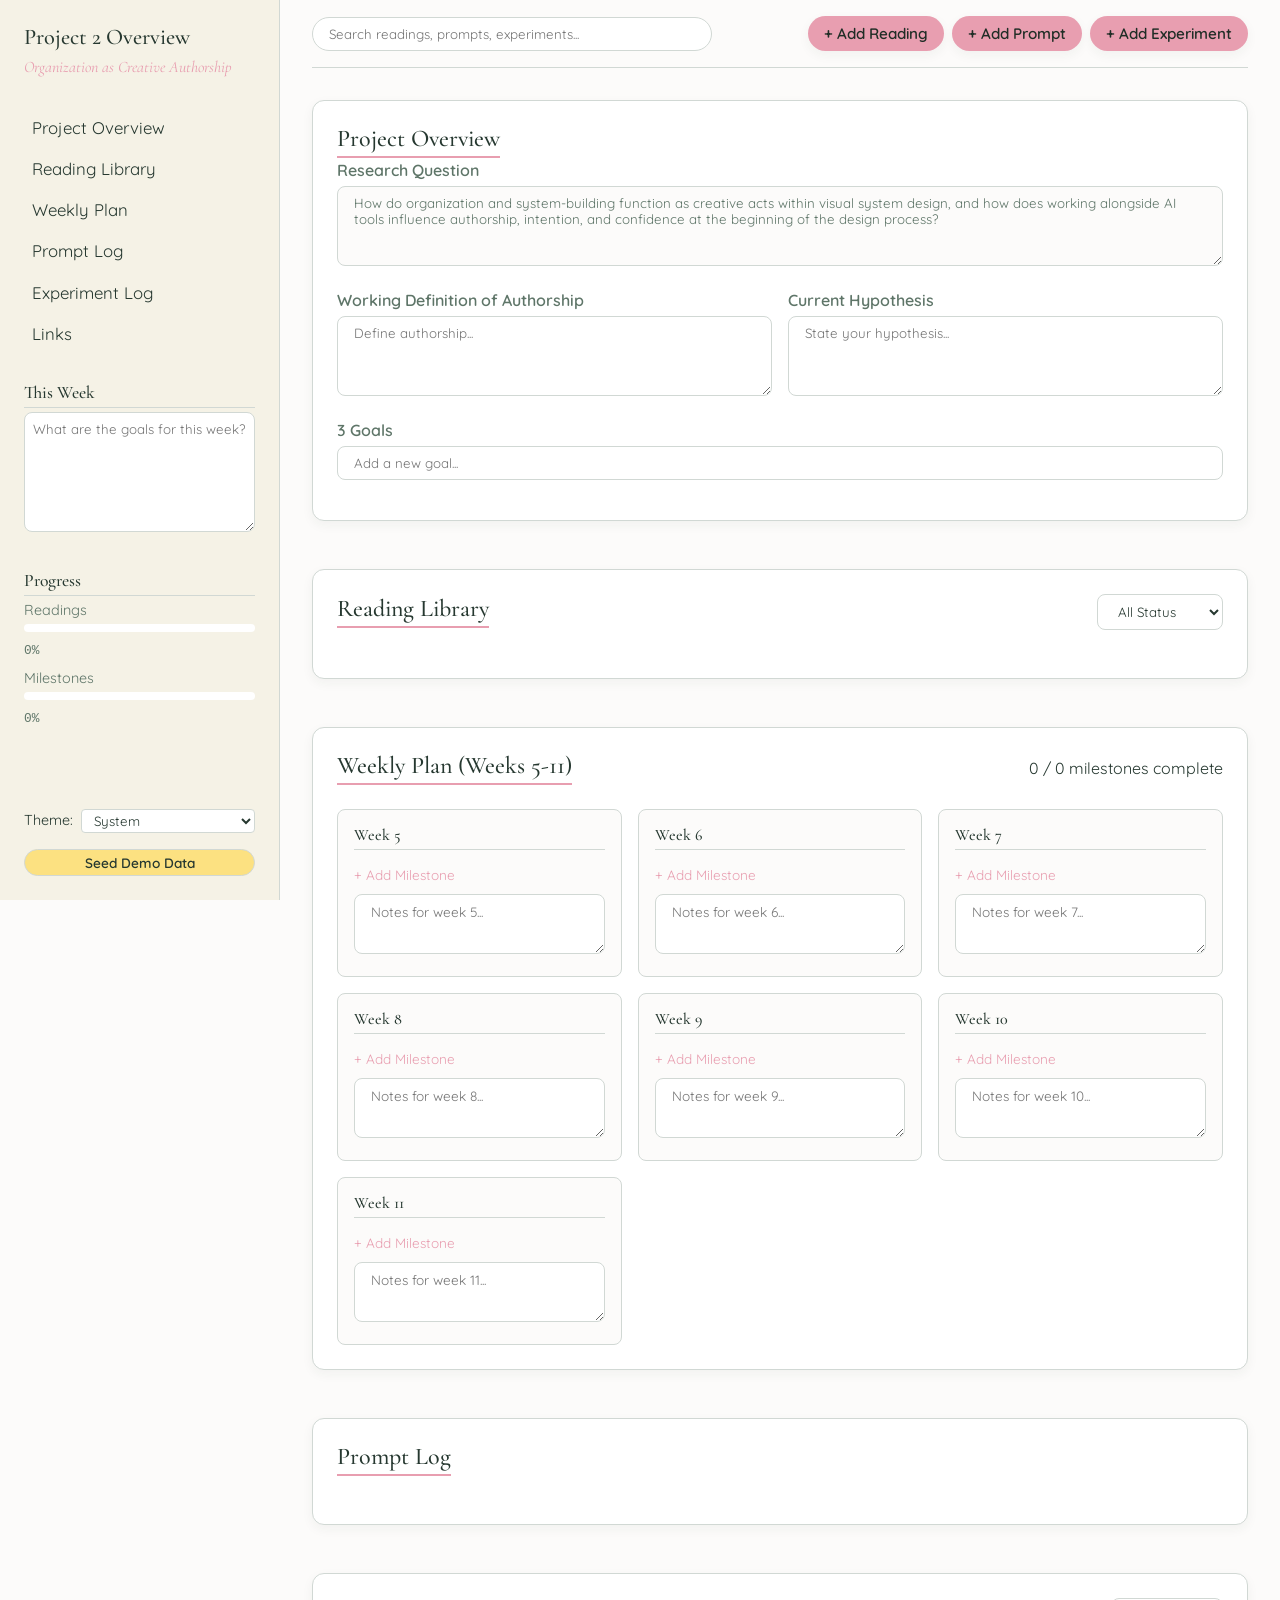
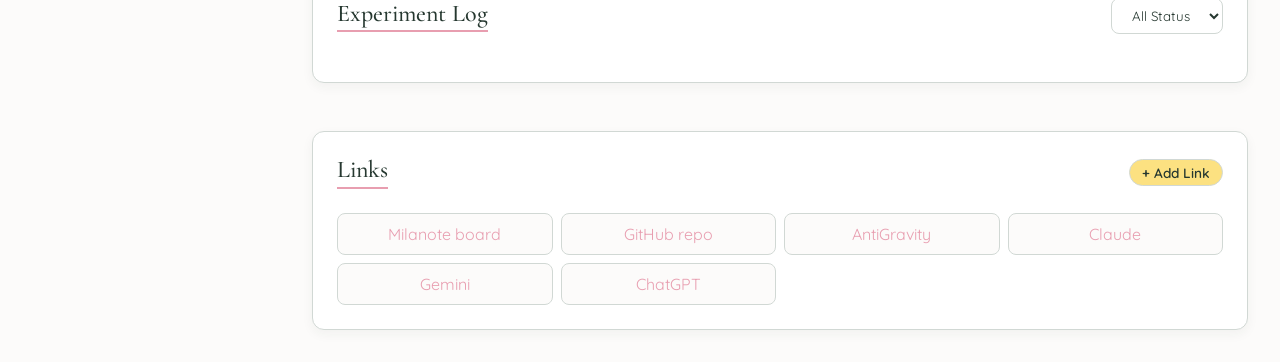
<file: project2-dashboard/index.html>
<!doctype html>
<html lang="en">
  <head>
    <meta charset="UTF-8" />
    <meta name="viewport" content="width=device-width, initial-scale=1.0" />
    <title>Project 2 Command Center</title>

    <!-- Prevent FOUC -->
    <script>
      (function () {
        const savedTheme = localStorage.getItem("p2_theme") || "system";
        if (
          savedTheme === "dark" ||
          (savedTheme === "system" &&
            window.matchMedia("(prefers-color-scheme: dark)").matches)
        ) {
          document.documentElement.setAttribute("data-theme", "dark");
        } else {
          document.documentElement.setAttribute("data-theme", "light");
        }
      })();
    </script>

    <!-- Google Fonts: Soft sans and elegant serif -->
    <link rel="preconnect" href="https://fonts.googleapis.com">
    <link rel="preconnect" href="https://fonts.gstatic.com" crossorigin>
    <link href="https://fonts.googleapis.com/css2?family=Cormorant+Garamond:ital,wght@0,400;0,600;1,400;1,600&family=Quicksand:wght@400;500;600&display=swap" rel="stylesheet">

    <link rel="stylesheet" href="styles.css" />
  </head>
  <body>
    <!-- App Layout -->
    <div class="app-container">
      <!-- Sidebar -->
      <aside class="sidebar">
        <header class="sidebar-header">
          <h1>Project 2 Overview</h1>
          <p class="subtitle">Organization as Creative Authorship</p>
        </header>

        <nav class="sidebar-nav">
          <ul>
            <li><a href="#overview">Project Overview</a></li>
            <li><a href="#library">Reading Library</a></li>
            <li><a href="#weekly-plan">Weekly Plan</a></li>
            <li><a href="#prompts">Prompt Log</a></li>
            <li><a href="#experiments">Experiment Log</a></li>
            <li><a href="#links">Links</a></li>
          </ul>
        </nav>

        <div class="sidebar-widget">
          <h3>This Week</h3>
          <textarea
            id="this-week-text"
            placeholder="What are the goals for this week?"
          ></textarea>
        </div>

        <div class="sidebar-progress">
          <h3>Progress</h3>
          <div class="progress-meter">
            <label>Readings</label>
            <div class="progress-bar-container">
              <div
                class="progress-bar"
                id="readings-progress"
                style="width: 0%"
              ></div>
            </div>
            <span class="progress-text" id="readings-pct">0%</span>
          </div>
          <div class="progress-meter">
            <label>Milestones</label>
            <div class="progress-bar-container">
              <div
                class="progress-bar"
                id="milestones-progress"
                style="width: 0%"
              ></div>
            </div>
            <span class="progress-text" id="milestones-pct">0%</span>
          </div>
        </div>

        <div class="sidebar-footer">
          <div class="theme-switcher">
            <label for="theme-select">Theme:</label>
            <select id="theme-select">
              <option value="system">System</option>
              <option value="light">Light</option>
              <option value="dark">Dark</option>
            </select>
          </div>
          <button id="seed-demo-btn" class="btn btn-secondary btn-small">
            Seed Demo Data
          </button>
        </div>
      </aside>

      <!-- Main Content Area -->
      <main class="main-content">
        <!-- Top Action Bar -->
        <header class="top-bar">
          <div class="global-search">
            <input
              type="text"
              id="global-search-input"
              placeholder="Search readings, prompts, experiments..."
            />
          </div>
          <div class="quick-add-actions">
            <button class="btn btn-primary" id="btn-add-reading">
              + Add Reading
            </button>
            <button class="btn btn-primary" id="btn-add-prompt">
              + Add Prompt
            </button>
            <button class="btn btn-primary" id="btn-add-experiment">
              + Add Experiment
            </button>
          </div>
        </header>

        <!-- Scrollable Sections -->
        <div class="sections-container">
          <!-- Project Overview -->
          <section id="overview" class="panel">
            <h2>Project Overview</h2>

            <div class="form-group">
              <label for="research-question">Research Question</label>
              <textarea id="research-question" class="static-content" readonly>
How do organization and system-building function as creative acts within visual system design, and how does working alongside AI tools influence authorship, intention, and confidence at the beginning of the design process?</textarea
              >
            </div>

            <div class="form-row">
              <div class="form-group half">
                <label for="working-definition"
                  >Working Definition of Authorship</label
                >
                <textarea
                  id="working-definition"
                  placeholder="Define authorship..."
                ></textarea>
              </div>
              <div class="form-group half">
                <label for="current-hypothesis">Current Hypothesis</label>
                <textarea
                  id="current-hypothesis"
                  placeholder="State your hypothesis..."
                ></textarea>
              </div>
            </div>

            <div class="form-group">
              <label>3 Goals</label>
              <ul class="editable-list" id="goals-list">
                <!-- Dynamically populated -->
              </ul>
            </div>
          </section>

          <!-- Reading Library -->
          <section id="library" class="panel">
            <div class="panel-header">
              <h2>Reading Library</h2>
              <div class="filters">
                <select id="filter-reading-status">
                  <option value="all">All Status</option>
                  <option value="Not started">Not started</option>
                  <option value="In progress">In progress</option>
                  <option value="Completed">Completed</option>
                </select>
              </div>
            </div>
            <div class="list-container" id="reading-list">
              <!-- Dynamically populated -->
            </div>
          </section>

          <!-- Weekly Plan -->
          <section id="weekly-plan" class="panel">
            <div class="panel-header">
              <h2>Weekly Plan (Weeks 5-11)</h2>
              <span class="metadata" id="weekly-overview-stats"
                >0 / 0 milestones complete</span
              >
            </div>
            <div class="weekly-cards-grid" id="weekly-grid">
              <!-- Dynamically populated -->
            </div>
          </section>

          <!-- Prompt Log -->
          <section id="prompts" class="panel">
            <div class="panel-header">
              <h2>Prompt Log</h2>
            </div>
            <div class="cards-list" id="prompt-list">
              <!-- Dynamically populated -->
            </div>
          </section>

          <!-- Experiment Log -->
          <section id="experiments" class="panel">
            <div class="panel-header">
              <h2>Experiment Log</h2>
              <div class="filters">
                <select id="filter-experiment-status">
                  <option value="all">All Status</option>
                  <option value="Planned">Planned</option>
                  <option value="Running">Running</option>
                  <option value="Done">Done</option>
                </select>
              </div>
            </div>
            <div class="cards-list grid-view" id="experiment-list">
              <!-- Dynamically populated -->
            </div>
          </section>

          <!-- Links -->
          <section id="links" class="panel">
            <div class="panel-header">
              <h2>Links</h2>
              <button id="add-link-btn" class="btn btn-secondary btn-small">
                + Add Link
              </button>
            </div>
            <ul class="links-list" id="links-container">
              <!-- Dynamically populated -->
            </ul>
          </section>
        </div>
      </main>
    </div>

    <!-- Modals (Hidden by default) -->
    <div id="modal-overlay" class="modal-overlay hidden">
      <div id="modal-container" class="modal-container">
        <div class="modal-header">
          <h3 id="modal-title">Title</h3>
          <button id="modal-close" class="close-btn">&times;</button>
        </div>
        <div id="modal-body" class="modal-body">
          <!-- Form injected here -->
        </div>
        <div class="modal-footer">
          <button id="modal-save" class="btn btn-primary">Save</button>
        </div>
      </div>
    </div>

    <script src="script.js"></script>
  </body>
</html>
</file>
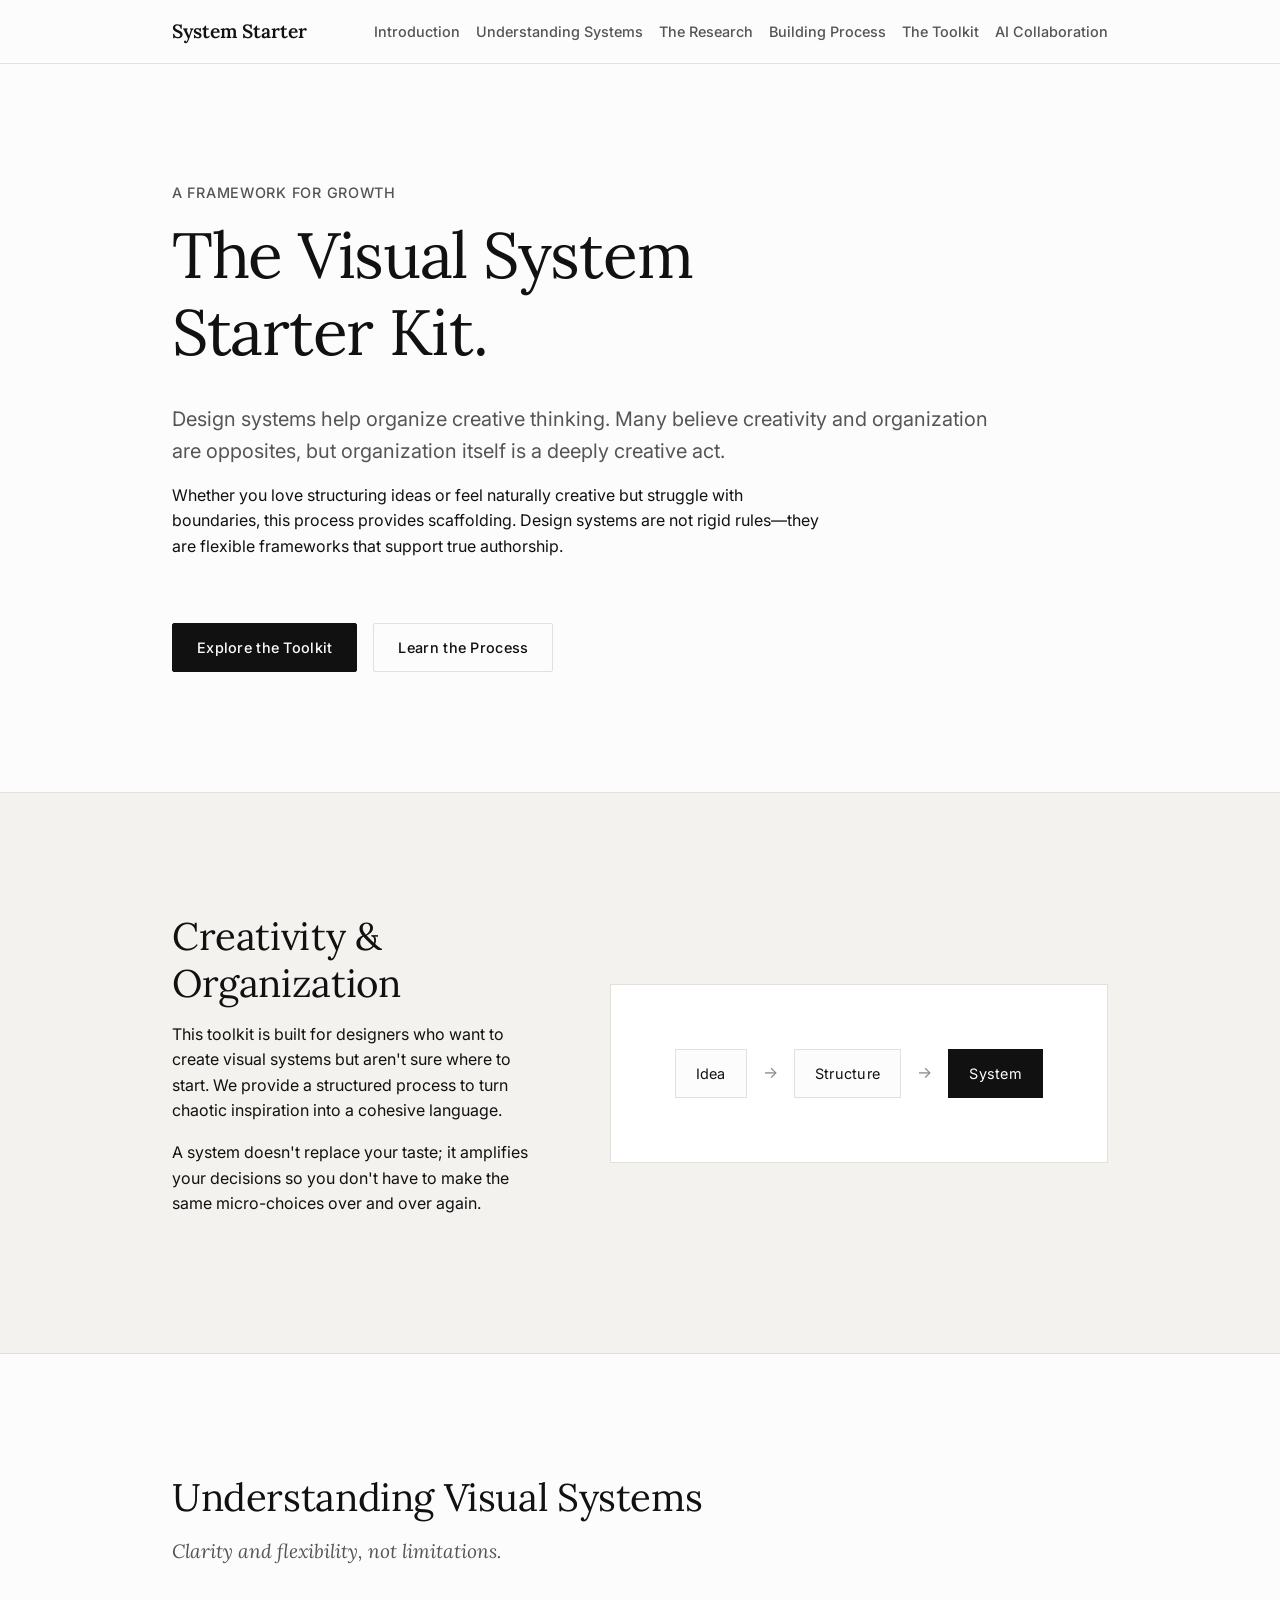
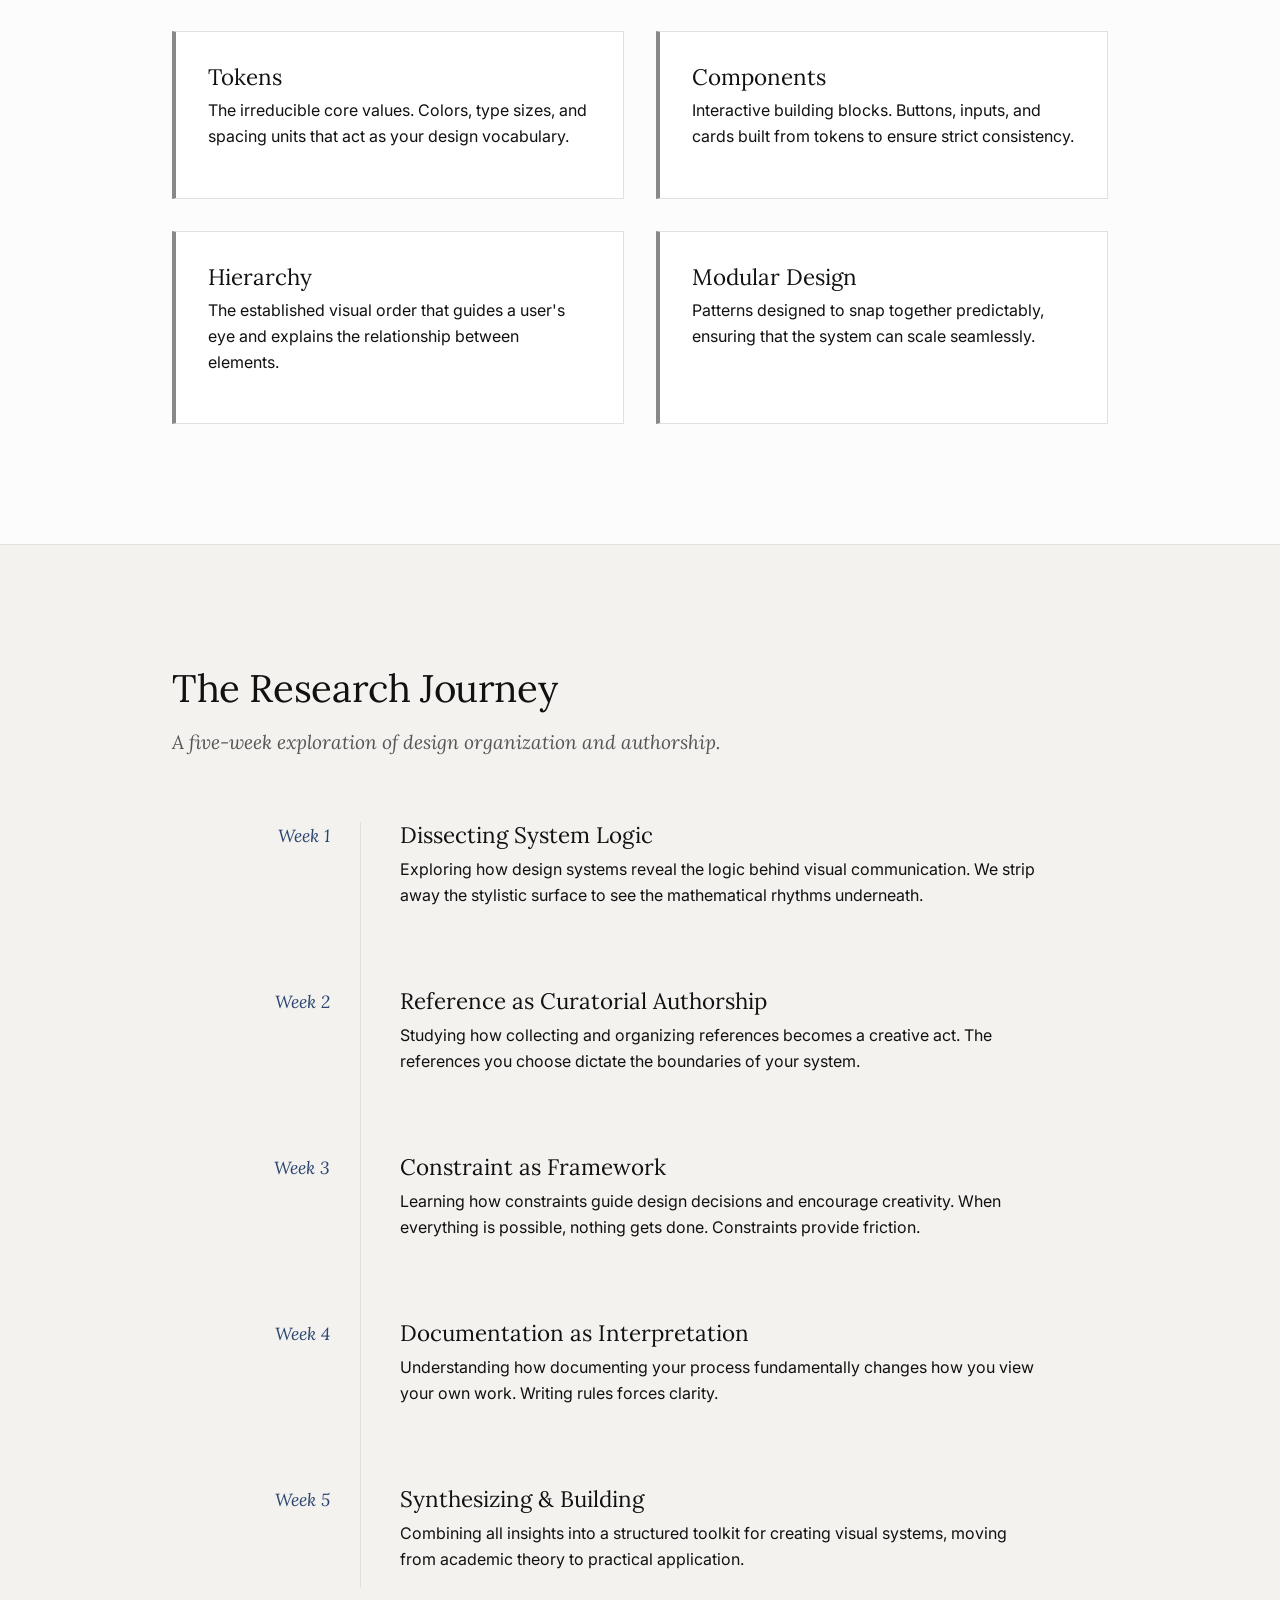
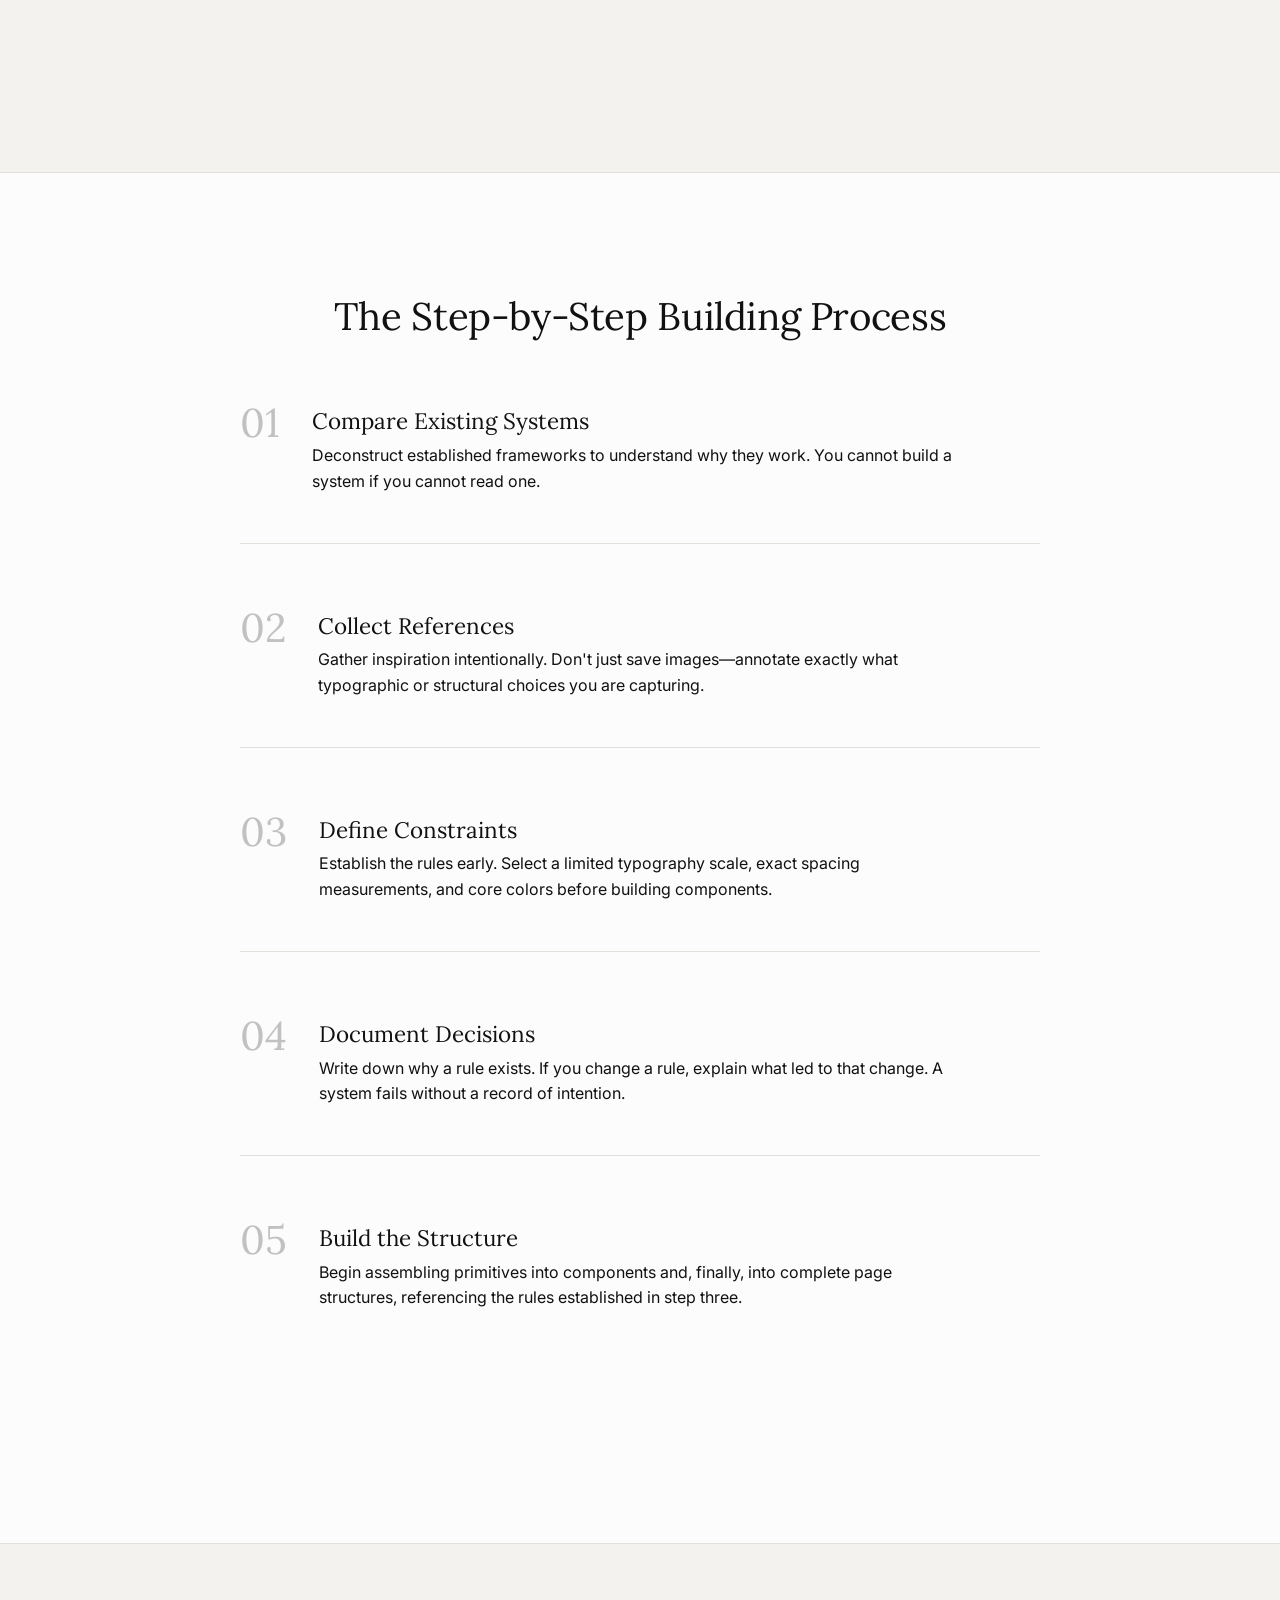
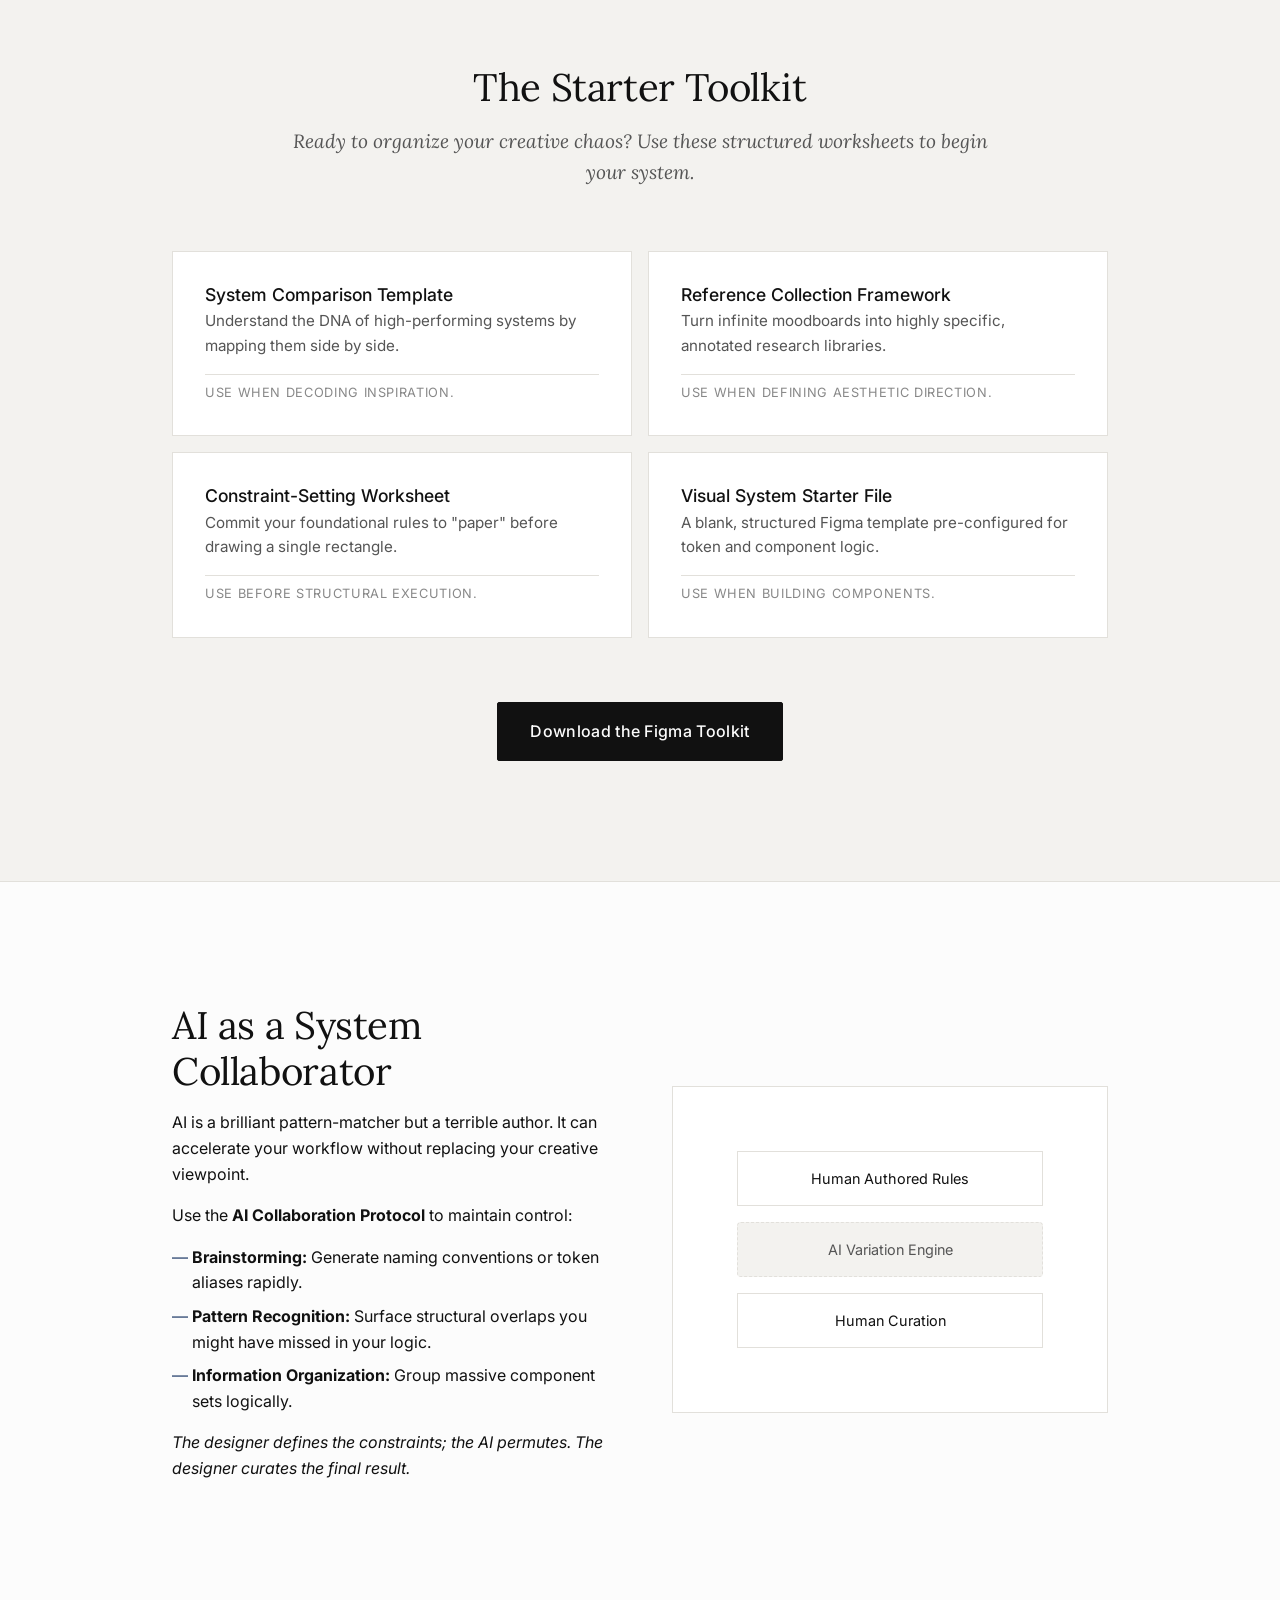
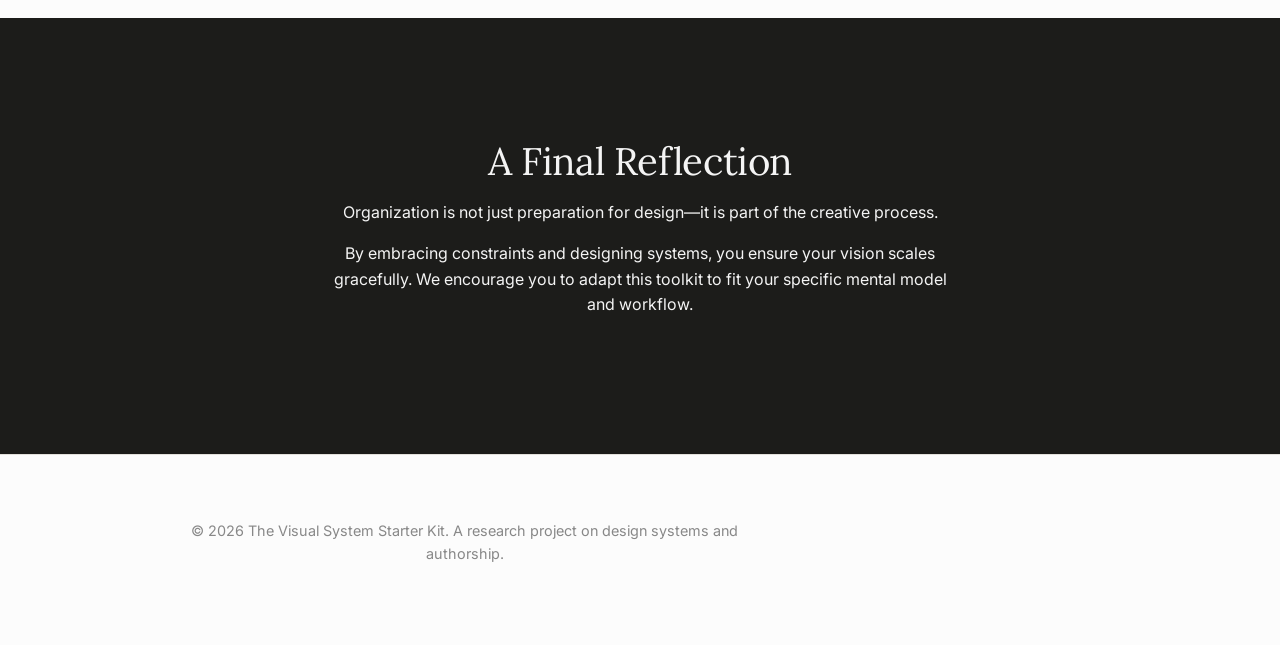
<file: visual-system-starter-kit/index.html>
<!DOCTYPE html>
<html lang="en">
<head>
    <meta charset="UTF-8">
    <meta name="viewport" content="width=device-width, initial-scale=1.0">
    <meta name="description" content="The Visual System Starter Kit - A design education toolkit and research guide for building visual systems through organization and structured creativity.">
    <title>The Visual System Starter Kit</title>
    <link rel="preconnect" href="https://fonts.googleapis.com">
    <link rel="preconnect" href="https://fonts.gstatic.com" crossorigin>
    <!-- Using Inter for body and a clean Serif (e.g. Lora or Playfair) for headings -->
    <link href="https://fonts.googleapis.com/css2?family=Inter:wght@300;400;500;600&family=Lora:ital,wght@0,400;0,500;0,600;1,400&display=swap" rel="stylesheet">
    <link rel="stylesheet" href="style.css">
    <script src="script.js" defer></script>
</head>
<body>

    <nav class="site-nav">
        <div class="nav-container">
            <a href="#hero" class="nav-brand">System Starter</a>
            <ul class="nav-links">
                <li><a href="#intro">Introduction</a></li>
                <li><a href="#understanding">Understanding Systems</a></li>
                <li><a href="#research">The Research</a></li>
                <li><a href="#building">Building Process</a></li>
                <li><a href="#toolkit">The Toolkit</a></li>
                <li><a href="#ai">AI Collaboration</a></li>
            </ul>
        </div>
    </nav>

    <main>
        <!-- Section 1: Introduction -->
        <header id="hero" class="hero-section section-layout">
            <div class="container hero-content">
                <span class="eyebrow">A Framework for Growth</span>
                <h1>The Visual System <br>Starter Kit.</h1>
                <p class="lead-text">
                    Design systems help organize creative thinking. Many believe creativity and organization are opposites, but organization itself is a deeply creative act.
                </p>
                <p>
                    Whether you love structuring ideas or feel naturally creative but struggle with boundaries, this process provides scaffolding. Design systems are not rigid rules—they are flexible frameworks that support true authorship.
                </p>
                <div class="actions">
                    <a href="#toolkit" class="btn btn-primary">Explore the Toolkit</a>
                    <a href="#intro" class="btn btn-secondary">Learn the Process</a>
                </div>
            </div>
        </header>

        <!-- Section 1 cont / Deep Intro -->
        <section id="intro" class="intro-section section-layout bg-alt">
            <div class="container">
                <div class="grid-2-col">
                    <div class="text-block">
                        <h2>Creativity & Organization</h2>
                        <p>This toolkit is built for designers who want to create visual systems but aren't sure where to start. We provide a structured process to turn chaotic inspiration into a cohesive language.</p>
                        <p>A system doesn't replace your taste; it amplifies your decisions so you don't have to make the same micro-choices over and over again.</p>
                    </div>
                    <div class="diagram-block intro-diagram">
                        <!-- CSS Diagram placeholder -->
                        <div class="diagram-box">Idea</div>
                        <div class="diagram-arrow">→</div>
                        <div class="diagram-box">Structure</div>
                        <div class="diagram-arrow">→</div>
                        <div class="diagram-box highlight">System</div>
                    </div>
                </div>
            </div>
        </section>

        <!-- Section 2: Understanding Design Systems -->
        <section id="understanding" class="understanding-section section-layout">
            <div class="container">
                <header class="section-header">
                    <h2>Understanding Visual Systems</h2>
                    <p class="subtitle">Clarity and flexibility, not limitations.</p>
                </header>
                
                <div class="concept-grid">
                    <article class="concept-card">
                        <h3>Tokens</h3>
                        <p>The irreducible core values. Colors, type sizes, and spacing units that act as your design vocabulary.</p>
                    </article>
                    <article class="concept-card">
                        <h3>Components</h3>
                        <p>Interactive building blocks. Buttons, inputs, and cards built from tokens to ensure strict consistency.</p>
                    </article>
                    <article class="concept-card">
                        <h3>Hierarchy</h3>
                        <p>The established visual order that guides a user's eye and explains the relationship between elements.</p>
                    </article>
                    <article class="concept-card">
                        <h3>Modular Design</h3>
                        <p>Patterns designed to snap together predictably, ensuring that the system can scale seamlessly.</p>
                    </article>
                </div>
            </div>
        </section>

        <!-- Section 3: The Research Process -->
        <section id="research" class="research-section section-layout bg-alt">
            <div class="container">
                <header class="section-header">
                    <h2>The Research Journey</h2>
                    <p class="subtitle">A five-week exploration of design organization and authorship.</p>
                </header>
                
                <div class="timeline">
                    <div class="timeline-item">
                        <div class="timeline-marker">Week 1</div>
                        <div class="timeline-content">
                            <h3>Dissecting System Logic</h3>
                            <p>Exploring how design systems reveal the logic behind visual communication. We strip away the stylistic surface to see the mathematical rhythms underneath.</p>
                        </div>
                    </div>
                    
                    <div class="timeline-item">
                        <div class="timeline-marker">Week 2</div>
                        <div class="timeline-content">
                            <h3>Reference as Curatorial Authorship</h3>
                            <p>Studying how collecting and organizing references becomes a creative act. The references you choose dictate the boundaries of your system.</p>
                        </div>
                    </div>
                    
                    <div class="timeline-item">
                        <div class="timeline-marker">Week 3</div>
                        <div class="timeline-content">
                            <h3>Constraint as Framework</h3>
                            <p>Learning how constraints guide design decisions and encourage creativity. When everything is possible, nothing gets done. Constraints provide friction.</p>
                        </div>
                    </div>
                    
                    <div class="timeline-item">
                        <div class="timeline-marker">Week 4</div>
                        <div class="timeline-content">
                            <h3>Documentation as Interpretation</h3>
                            <p>Understanding how documenting your process fundamentally changes how you view your own work. Writing rules forces clarity.</p>
                        </div>
                    </div>
                    
                    <div class="timeline-item">
                        <div class="timeline-marker">Week 5</div>
                        <div class="timeline-content">
                            <h3>Synthesizing & Building</h3>
                            <p>Combining all insights into a structured toolkit for creating visual systems, moving from academic theory to practical application.</p>
                        </div>
                    </div>
                </div>
            </div>
        </section>

        <!-- Section 4: The System Building Process -->
        <section id="building" class="building-section section-layout">
            <div class="container">
                <h2 class="center-text">The Step-by-Step Building Process</h2>
                
                <ol class="process-steps">
                    <li>
                        <div class="step-number">01</div>
                        <div class="step-details">
                            <h3>Compare Existing Systems</h3>
                            <p>Deconstruct established frameworks to understand why they work. You cannot build a system if you cannot read one.</p>
                        </div>
                    </li>
                    <li>
                        <div class="step-number">02</div>
                        <div class="step-details">
                            <h3>Collect References</h3>
                            <p>Gather inspiration intentionally. Don't just save images—annotate exactly what typographic or structural choices you are capturing.</p>
                        </div>
                    </li>
                    <li>
                        <div class="step-number">03</div>
                        <div class="step-details">
                            <h3>Define Constraints</h3>
                            <p>Establish the rules early. Select a limited typography scale, exact spacing measurements, and core colors before building components.</p>
                        </div>
                    </li>
                    <li>
                        <div class="step-number">04</div>
                        <div class="step-details">
                            <h3>Document Decisions</h3>
                            <p>Write down why a rule exists. If you change a rule, explain what led to that change. A system fails without a record of intention.</p>
                        </div>
                    </li>
                    <li>
                        <div class="step-number">05</div>
                        <div class="step-details">
                            <h3>Build the Structure</h3>
                            <p>Begin assembling primitives into components and, finally, into complete page structures, referencing the rules established in step three.</p>
                        </div>
                    </li>
                </ol>
            </div>
        </section>

        <!-- Section 5: The Toolkit -->
        <section id="toolkit" class="toolkit-section section-layout bg-alt">
            <div class="container center-text">
                <h2>The Starter Toolkit</h2>
                <p class="subtitle max-width-p">Ready to organize your creative chaos? Use these structured worksheets to begin your system.</p>
                
                <div class="toolkit-grid">
                    <div class="tool-card">
                        <h4>System Comparison Template</h4>
                        <p>Understand the DNA of high-performing systems by mapping them side by side.</p>
                        <span class="use-case">Use when decoding inspiration.</span>
                    </div>
                    <div class="tool-card">
                        <h4>Reference Collection Framework</h4>
                        <p>Turn infinite moodboards into highly specific, annotated research libraries.</p>
                        <span class="use-case">Use when defining aesthetic direction.</span>
                    </div>
                    <div class="tool-card">
                        <h4>Constraint-Setting Worksheet</h4>
                        <p>Commit your foundational rules to "paper" before drawing a single rectangle.</p>
                        <span class="use-case">Use before structural execution.</span>
                    </div>
                    <div class="tool-card">
                        <h4>Visual System Starter File</h4>
                        <p>A blank, structured Figma template pre-configured for token and component logic.</p>
                        <span class="use-case">Use when building components.</span>
                    </div>
                </div>
                
                <div class="download-box">
                    <a href="#" class="btn btn-primary large-btn">Download the Figma Toolkit</a>
                </div>
            </div>
        </section>

        <!-- Section 6: AI Collaboration -->
        <section id="ai" class="ai-section section-layout">
            <div class="container">
                <div class="grid-2-col ai-grid">
                    <div class="text-block">
                        <h2>AI as a System Collaborator</h2>
                        <p>AI is a brilliant pattern-matcher but a terrible author. It can accelerate your workflow without replacing your creative viewpoint.</p>
                        <p>Use the <strong>AI Collaboration Protocol</strong> to maintain control:</p>
                        <ul class="styled-list">
                            <li><strong>Brainstorming:</strong> Generate naming conventions or token aliases rapidly.</li>
                            <li><strong>Pattern Recognition:</strong> Surface structural overlaps you might have missed in your logic.</li>
                            <li><strong>Information Organization:</strong> Group massive component sets logically.</li>
                        </ul>
                        <p><em>The designer defines the constraints; the AI permutes. The designer curates the final result.</em></p>
                    </div>
                    <div class="diagram-block ai-diagram">
                        <div class="circle-diagram">
                            <span class="human">Human Authored Rules</span>
                            <span class="ai-loop">AI Variation Engine</span>
                            <span class="human">Human Curation</span>
                        </div>
                    </div>
                </div>
            </div>
        </section>

        <!-- Section 7: Reflection -->
        <section class="reflection-section section-layout bg-dark">
            <div class="container container-narrow center-text">
                <h2>A Final Reflection</h2>
                <p class="large-body">
                    Organization is not just preparation for design—it is part of the creative process.
                </p>
                <p>
                    By embracing constraints and designing systems, you ensure your vision scales gracefully. We encourage you to adapt this toolkit to fit your specific mental model and workflow.
                </p>
            </div>
        </section>
    </main>

    <footer class="site-footer">
        <div class="container">
            <p>&copy; 2026 The Visual System Starter Kit. A research project on design systems and authorship.</p>
        </div>
    </footer>

</body>
</html>
</file>
<file: Design System/styles/variables.css>
@import url('https://fonts.googleapis.com/css2?family=Pinyon+Script&family=Shadows+Into+Light&family=Special+Elite&family=Lora:ital,wght@0,400;0,500;1,400;1,500&family=Jost:wght@300;400;500&family=DM+Serif+Display:ital@0;1&family=Syne:wght@400;700;800&family=IBM+Plex+Serif:ital,wght@0,300;0,400;1,300;1,400&display=swap');

:root {
	--page-width: 210mm;
	--page-min-height: 297mm;
	--page-top-padding: 48px;
	--page-screen-gap: 8mm;

	--inline-input-border: 1px solid currentColor;
	--inline-input-opacity: 0.6;

	--save-indicator-font: 'Jost', sans-serif;
	--save-indicator-color: rgba(157,175,152,0.9);

	--swatch-placeholder-bg: repeating-linear-gradient(
		45deg,
		rgba(128,128,128,0.1) 0,
		rgba(128,128,128,0.1) 2px,
		transparent 2px,
		transparent 8px
	);

	--overlay-control-bg: rgba(0,0,0,0.45);
	--overlay-control-bg-strong: rgba(0,0,0,0.5);
	--overlay-control-text: #fff;
}
</file>
<file: Design System/styles/styles.css>
/* ═══════════════════════════════════════════
   RESET & LAYOUT
═══════════════════════════════════════════ */
*, *::before, *::after { box-sizing: border-box; margin: 0; padding: 0; }

html { font-size: 16px; }

body { min-height: 100vh; padding-top: 48px; }
body {
  min-height: 100vh;
  padding-top: var(--page-top-padding);
  overflow-x: hidden;
}

.page {
  width: var(--page-width);
  min-height: var(--page-min-height);
  margin: 0 auto var(--page-screen-gap);
  position: relative;
  page-break-after: always;
  overflow: visible;
}

.page > * { position: relative; z-index: 1; }

.two-col   { display: grid; grid-template-columns: 1fr 1fr; gap: 5mm; }
.three-col { display: grid; grid-template-columns: 1fr 1fr 1fr; gap: 4mm; }
.field-group { margin-bottom: 3.5mm; }
.field-row   { display: grid; gap: 5mm; }

/* prevent overflow */
.page * { max-width: 100%; box-sizing: border-box; }
input.field, textarea.field, input.note-field, input.spacing-input { min-width: 0; }

input, textarea { outline: none; }
.field {
  border: none;
  background: transparent;
  width: 100%;
  padding: 2mm 0;
}
.field-label { display: block; margin-bottom: 1mm; }

/* shared utilities */
.note-row { display: grid; grid-template-columns: 8mm 1fr; gap: 2mm; margin-bottom: 2mm; align-items: start; }
.note-field { border: none; background: transparent; width: 100%; padding: 1mm 0; }

.save-indicator {
  font-family: var(--save-indicator-font);
  font-size: 8px;
  letter-spacing: 0.15em;
  color: var(--save-indicator-color);
  opacity: 0;
  transition: opacity 0.4s;
  text-transform: uppercase;
}

.save-indicator.is-visible { opacity: 1; }

.toc-dot-shift { margin-top: 10px; }

.inline-input {
  border: none;
  border-bottom: var(--inline-input-border);
  background: transparent;
  outline: none;
  font: inherit;
  opacity: var(--inline-input-opacity);
}

.inline-input-wide { width: 36mm; }
.inline-input-date { width: 28mm; }
.inline-input-version { width: 14mm; text-align: center; }
.inline-input-shortdate { width: 22mm; text-align: center; }

.mt-2 { margin-top: 2mm; }
.mb-1 { margin-bottom: 1mm; }
.mb-15 { margin-bottom: 1.5mm; }
.mb-2 { margin-bottom: 2mm; }
.mb-25 { margin-bottom: 2.5mm; }
.mb-3 { margin-bottom: 3mm; }
.pt-4 { padding-top: 4mm; }
.gap-2 { gap: 2mm; }
.gap-3 { gap: 3mm; }

.goal-grid { display: grid; grid-template-columns: repeat(2, minmax(0, 1fr)); gap: 2.5mm; }
.goal-panel {
  text-align: center;
  padding: 3.5mm;
  display: flex;
  align-items: center;
  justify-content: center;
  min-height: 22mm;
}
html[data-theme] .goal-title {
  font-size: clamp(18px, 2vw, 26px);
  margin: 0;
  line-height: 1.08;
  white-space: normal;
  overflow-wrap: normal;
  word-break: normal;
  hyphens: none;
  text-wrap: balance;
}

.section-stack { margin-top: 2mm; margin-bottom: 3mm; }
.grid-fields-two { display: grid; grid-template-columns: 1fr 1fr; gap: 2mm; margin-top: 2mm; }

.bar-xs { width: 6%; }
.bar-sm { width: 12%; }
.bar-md { width: 24%; }
.bar-lg { width: 48%; }
.bar-xl { width: 72%; }
.bar-2xl { width: 96%; }

.core-rule-text { resize: none; font-style: italic; line-height: 1.7; font-size: 12px; }

.closing-row {
  margin-top: 3mm;
  padding-top: 4mm;
  display: flex;
  gap: 8mm;
  justify-content: space-between;
  align-items: flex-end;
  border-top: 1px solid currentColor;
  background: none;
  height: auto;
  margin-bottom: 0;
}

.closing-quote {
  max-width: none;
  flex: 1;
  min-width: 0;
  margin: 0;
  line-height: 1.45;
  overflow-wrap: anywhere;
  word-break: break-word;
}

.closing-row .text-right {
  flex: 0 0 42mm;
}

html[data-theme] .closing-row.h-rule {
  background: none !important;
  height: auto !important;
  margin: 3mm 0 0 !important;
  border-top: 1px solid currentColor;
}

html[data-theme] .closing-row .section-intro {
  max-width: none;
  margin-bottom: 0;
}
.text-right { text-align: right; }
.date-line { display: block; margin-top: 2mm; }

.dot-cozy { background: #D4A5A0; }
.dot-minimal { background: #C5B8A8; border: 1px solid #888; }
.dot-abstract { background: #9DAF98; }
.dot-dark { background: #D4A5A0; }
.dot-blank { background: #CCCCCC; border: 1px solid #999; }

.visually-hidden { display: none; }

.color-picker-input {
  position: absolute;
  opacity: 0;
  width: 100%;
  height: 65%;
  top: 0;
  left: 0;
  cursor: pointer;
  z-index: 1;
}

.color-picker-input.full-height { height: 100%; }

.color-swatch-add { position: relative; cursor: pointer; }

.color-swatch-placeholder {
  background: var(--swatch-placeholder-bg);
}

.color-swatch-plus {
  display: flex;
  align-items: center;
  justify-content: center;
  font-size: 18px;
  opacity: 0.4;
}

.swatch-remove-btn,
.ref-clear-btn {
  position: absolute;
  z-index: 10;
  border: none;
  color: var(--overlay-control-text);
  cursor: pointer;
  line-height: 1;
  padding: 0;
  display: flex;
  align-items: center;
  justify-content: center;
}

.swatch-remove-btn {
  top: 3px;
  right: 3px;
  background: var(--overlay-control-bg);
  border-radius: 50%;
  width: 15px;
  height: 15px;
  font-size: 10px;
}

.ref-caption-input {
  background: transparent;
  border: none;
  color: inherit;
  font: inherit;
  width: 100%;
  outline: none;
}

.ref-clear-btn {
  top: 4px;
  right: 4px;
  background: var(--overlay-control-bg-strong);
  border-radius: 50%;
  width: 18px;
  height: 18px;
  font-size: 11px;
}

.ref-slot-add {
  border-style: dashed;
  opacity: 0.5;
  cursor: pointer;
}

.type-abc-preview {
  line-height: 1.05;
  margin-bottom: 1.5mm;
}

.type-sample-meta { margin-bottom: 1.5mm; }

.spacing-row { display: flex; align-items: center; gap: 3mm; margin-bottom: 2mm; }
.spacing-label { width: 14mm; flex-shrink: 0; }
.spacing-bar-wrap { flex: 1; height: 5mm; overflow: hidden; }
.spacing-bar { height: 100%; }
.spacing-input { width: 20mm; border: none; background: transparent; text-align: right; padding: 0; }

.grid-preview { width: 100%; height: 14mm; margin-bottom: 2mm; }
.grid-fields { display: grid; grid-template-columns: repeat(2,1fr); gap: 2mm; }
.grid-diagram { width: 100%; overflow: hidden; padding: 3mm; margin-bottom: 2mm; }

.color-grid { display: grid; grid-template-columns: repeat(6,1fr); gap: 2mm; margin-bottom: 3mm; }
.color-swatch { aspect-ratio: 1; position: relative; cursor: pointer; min-width: 0; }
.color-swatch-inner { width: 100%; height: 65%; }
.color-swatch-info { padding: 1.5mm 2mm; }
.color-hex { font-size: 6.5px; display: block; margin-bottom: 0.5mm; }
.color-name-input { border: none; background: transparent; width: 100%; font-size: 7px; padding: 0; }

.ref-grid { display: grid; grid-template-columns: repeat(3,1fr); gap: 2.5mm; margin-bottom: 3mm; }
.ref-slot {
  aspect-ratio: 4/3; display: flex; flex-direction: column;
  align-items: center; justify-content: center; gap: 2mm;
  cursor: pointer; position: relative; overflow: hidden;
}
.ref-slot-icon { font-size: 18px; }
.ref-slot-label { font-size: 8px; text-align: center; }
.ref-slot img { position:absolute;top:0;left:0;width:100%;height:100%;object-fit:cover; }
.ref-slot-caption { position:absolute;bottom:0;left:0;right:0;padding:1.5mm 2mm;font-size:7px; }

.tone-band { display: grid; grid-template-columns: repeat(7,1fr); height: 8mm; margin-bottom: 3mm; overflow: hidden; }
.tone-cell { cursor: pointer; transition: opacity 0.15s; position: relative; }
.tone-cell.selected::before { content:'✿'; position:absolute;top:50%;left:50%;transform:translate(-50%,-50%);color:white;font-size:12px; }

.voice-row { display: grid; grid-template-columns: 22mm 1fr 22mm; align-items: center; gap: 2mm; margin-bottom: 2.5mm; }
.voice-pole.right { text-align: right; }
.voice-slider { -webkit-appearance:none; appearance:none; width:100%; height:3px; outline:none; border-radius:3px; }
.voice-slider::-webkit-slider-thumb { -webkit-appearance:none; width:12px; height:12px; cursor:pointer; border-radius:50%; }
.voice-slider::-moz-range-thumb { width:12px; height:12px; cursor:pointer; border-radius:50%; border:none; }

.h-rule { width: 100%; margin: 3mm 0; }
.cover-toc { display: grid; grid-template-columns: 12px 1fr auto; }
.toc-dot { width: 8px; height: 8px; border-radius: 50%; margin-top: 14px; }

/* print bar */
.print-bar {
  position: fixed; top: 0; left: 0; right: 0; z-index: 1000;
  display: flex; align-items: center; gap: 10px; flex-wrap: nowrap;
  padding: 8px 20px;
  overflow-x: auto;
}
.theme-switcher { display: flex; gap: 5px; align-items: center; margin-left: 12px; }
.theme-btn {
  display: flex; align-items: center; gap: 5px;
  padding: 4px 12px; border-radius: 20px;
  font-size: 9px; letter-spacing: 0.1em; text-transform: uppercase;
  cursor: pointer; transition: all 0.18s; border: 1.5px solid transparent;
  white-space: nowrap;
}
.theme-btn .dot { width: 8px; height: 8px; border-radius: 50%; flex-shrink: 0; }
.print-btn { padding: 6px 16px; cursor: pointer; font-size: 9px; letter-spacing: 0.15em; text-transform: uppercase; border: none; }
.print-note { font-size: 8px; margin-left: auto; }

@media screen {
  .page {
    width: min(var(--page-width), calc(100vw - 20px));
  }
}

@media print {
  .print-bar { display: none; }
  body { padding-top: 0; }
  .page { margin: 0; }
  @page { size: A4; margin: 0; }
}


/* ═══════════════════════════════════════════
   THEME 1: COZY STUDIO 🌸
═══════════════════════════════════════════ */
[data-theme="cozy"] {
  background: #D6C9B8;
  font-family: 'Lora', Georgia, serif;
  color: #4A3728;
}
[data-theme="cozy"] .page {
  background-color: #F7F2E9;
  background-image: radial-gradient(circle, rgba(201,191,176,0.55) 1px, transparent 1px);
  background-size: 6mm 6mm;
  padding:12mm 16mm 14mm;
}
[data-theme="cozy"] .page::before {
  content:''; position:absolute; top:0; left:0; right:0; height:32mm;
  background: linear-gradient(180deg,rgba(212,165,160,0.13) 0%,transparent 100%);
  pointer-events:none; z-index:0;
}
[data-theme="cozy"] .print-bar { background:#4A3728; }
[data-theme="cozy"] .print-bar-title { color:#E8D5D0; font-family:'Shadows Into Light',cursive; font-size:14px; }
[data-theme="cozy"] .print-btn { background:#D4A5A0; color:white; border-radius:20px; }
[data-theme="cozy"] .print-note { color:rgba(237,232,220,0.4); }
[data-theme="cozy"] .theme-btn { background:rgba(255,255,255,0.07); color:rgba(237,232,220,0.55); font-family:'Jost',sans-serif; }
[data-theme="cozy"] .theme-btn:hover { background:rgba(255,255,255,0.14); color:rgba(237,232,220,0.9); }
[data-theme="cozy"] .theme-btn.active { background:rgba(255,255,255,0.18); border-color:rgba(237,232,220,0.4); color:white; }

[data-theme="cozy"] .page-meta { display:flex; justify-content:space-between; align-items:center; margin-bottom:3mm; font-family:'Jost',sans-serif; font-size:8px; letter-spacing:0.18em; text-transform:uppercase; color:#C9BFB0; border-bottom:1.5px dashed #DDD5C8; padding-bottom:3mm; }
[data-theme="cozy"] .page-meta .project-name { color:#D4A5A0; }
[data-theme="cozy"] .page-corner { position:absolute; top:8mm; right:10mm; font-family:'Shadows Into Light',cursive; font-size:9px; color:#DDD5C8; writing-mode:vertical-rl; transform:rotate(180deg); }

[data-theme="cozy"] .section-label { font-family:'Shadows Into Light',cursive; font-size:12px; color:#D4A5A0; margin-bottom:1mm; }
[data-theme="cozy"] .section-title { font-family:'Pinyon Script',cursive; font-size:46px; line-height:1.0; margin-bottom:3mm; color:#4A3728; }
[data-theme="cozy"] .section-intro { font-family:'Lora',Georgia,serif; font-size:11px; font-style:italic; color:rgba(74,55,40,0.6); max-width:136mm; line-height:1.6; margin-bottom:2.5mm; }

[data-theme="cozy"] .cover-header { height:10px; background:linear-gradient(90deg,#E8C5C0,#D4A5A0 14%,#F4D281 28%,#9DAF98 42%,#92ADC1 57%,#C5ABD2 71%,#E8D5D0 85%,#E8C5C0); margin:-12mm -16mm 8mm; }
[data-theme="cozy"] .cover-rule { width:52mm; height:1px; background:linear-gradient(90deg,#D4A5A0,transparent); margin-bottom:4mm; }
[data-theme="cozy"] .cover-title { font-family:'Pinyon Script',cursive; font-size:64px; line-height:1.0; margin-bottom:3mm; color:#4A3728; }
[data-theme="cozy"] .cover-title em { color:#D4A5A0; font-style:italic; }
[data-theme="cozy"] .cover-sub { font-family:'Jost',sans-serif; font-size:8.5px; letter-spacing:0.22em; text-transform:uppercase; color:#C9BFB0; margin-bottom:6mm; }
[data-theme="cozy"] .cover-description { font-family:'Lora',serif; font-size:12.5px; font-style:italic; line-height:1.55; max-width:128mm; color:rgba(74,55,40,0.68); background:rgba(244,210,129,0.22); border-left:3px solid #F4D281; padding:2.5mm 4mm; border-radius:0 5px 5px 0; margin-bottom:8mm; }
[data-theme="cozy"] .toc-dot { background:#E8D5D0; border:1.5px solid #D4A5A0; }
[data-theme="cozy"] .toc-entry { padding:2mm 0 2mm 3mm; border-bottom:1.5px dashed #DDD5C8; font-family:'Jost',sans-serif; font-size:9px; letter-spacing:0.12em; text-transform:uppercase; color:rgba(74,55,40,0.6); }
[data-theme="cozy"] .toc-page { padding:2mm 0; border-bottom:1.5px dashed #DDD5C8; text-align:right; color:#D4A5A0; font-family:'Shadows Into Light',cursive; font-size:13px; }
[data-theme="cozy"] .cover-footer { position:absolute; bottom:10mm; left:17mm; right:17mm; display:flex; justify-content:space-between; font-family:'Shadows Into Light',cursive; font-size:12px; color:#C9BFB0; }

[data-theme="cozy"] .panel { background:white; border-radius:4px; padding:5mm; margin-bottom:2.5mm; position:relative; box-shadow:1px 2px 8px rgba(74,55,40,0.08); }
[data-theme="cozy"] .panel::before { content:''; position:absolute; top:-4px; left:12mm; width:22mm; height:7px; border-radius:2px; background:rgba(212,165,160,0.55); transform:rotate(-1.5deg); }

[data-theme="cozy"] .field { font-family:'Lora',serif; font-size:11px; font-style:italic; color:#4A3728; border-bottom:1.5px dashed #DDD5C8; }
[data-theme="cozy"] .field::placeholder { color:rgba(74,55,40,0.22); }
[data-theme="cozy"] .field:focus { border-bottom-color:#D4A5A0; border-bottom-style:solid; }
[data-theme="cozy"] .field-label { font-family:'Jost',sans-serif; font-size:7px; letter-spacing:0.22em; text-transform:uppercase; color:#C9BFB0; }

[data-theme="cozy"] .note-num { font-family:'Shadows Into Light',cursive; font-size:13px; color:#D4A5A0; }
[data-theme="cozy"] .note-field { font-family:'Lora',serif; font-size:11px; font-style:italic; color:#4A3728; border-bottom:1.5px dashed #DDD5C8; }
[data-theme="cozy"] .note-field::placeholder { color:rgba(74,55,40,0.2); }

[data-theme="cozy"] .h-rule { height:1px; background:#DDD5C8; }
[data-theme="cozy"] .h-rule.heavy { height:2px; background:repeating-linear-gradient(90deg,#D4A5A0 0,#D4A5A0 6px,transparent 6px,transparent 10px,#9DAF98 10px,#9DAF98 16px,transparent 16px,transparent 20px,#92ADC1 20px,#92ADC1 26px,transparent 26px,transparent 30px); border:none; }

[data-theme="cozy"] .color-swatch { border-radius:5px; border:1px solid #DDD5C8; background:white; box-shadow:1px 2px 6px rgba(74,55,40,0.07); transition:transform 0.2s, box-shadow 0.2s; }
[data-theme="cozy"] .color-swatch:hover { transform:translateY(-3px) rotate(1deg); box-shadow:2px 5px 14px rgba(74,55,40,0.13); }
[data-theme="cozy"] .color-hex { color:#C9BFB0; font-family:'Jost',sans-serif; }
[data-theme="cozy"] .color-name-input { font-family:'Shadows Into Light',cursive; font-size:9px; color:#4A3728; }
[data-theme="cozy"] .color-name-input::placeholder { color:rgba(74,55,40,0.2); }

[data-theme="cozy"] .type-specimen { background:#F2E6E4; border-radius:6px; padding:3.5mm; margin-bottom:2.5mm; position:relative; border:1px solid rgba(212,165,160,0.28); }
[data-theme="cozy"] .type-specimen-label { position:absolute; top:2.5mm; right:3.5mm; font-family:'Shadows Into Light',cursive; font-size:10px; color:#D4A5A0; }
[data-theme="cozy"] .type-abc { line-height:1; margin-bottom:2mm; color:#4A3728; }
[data-theme="cozy"] .type-sample-text { font-size:10px; font-style:italic; color:rgba(74,55,40,0.52); }
[data-theme="cozy"] .type-fields { display:grid; grid-template-columns:1fr 1fr 1fr; gap:3mm; margin-top:2mm; padding-top:2mm; border-top:1.5px dashed rgba(212,165,160,0.3); }

[data-theme="cozy"] .spacing-label { font-family:'Shadows Into Light',cursive; font-size:12px; color:#D4A5A0; }
[data-theme="cozy"] .spacing-bar-wrap { background:rgba(212,165,160,0.12); border-radius:20px; }
[data-theme="cozy"] .spacing-bar { background:linear-gradient(90deg,#D4A5A0,#E8D5D0); border-radius:20px; }
[data-theme="cozy"] .spacing-input { font-family:'Lora',serif; font-size:10px; font-style:italic; color:#4A3728; border-bottom:1px dashed #DDD5C8; }

[data-theme="cozy"] .grid-diagram { border-radius:6px; border:1.5px dashed #DDD5C8; padding:2.5mm; background:rgba(247,242,233,0.8); margin-bottom:2.5mm; }
[data-theme="cozy"] .grid-preview { background:repeating-linear-gradient(90deg,rgba(212,165,160,0.12) 0,rgba(212,165,160,0.12) calc(var(--col-w,12%) - var(--gutter,2%)),transparent calc(var(--col-w,12%) - var(--gutter,2%)),transparent var(--col-w,12%)); border-radius:3px; }

[data-theme="cozy"] .ref-slot { border:2px dashed #DDD5C8; border-radius:7px; background:rgba(212,165,160,0.05); transition:all 0.2s; }
[data-theme="cozy"] .ref-slot:hover { background:rgba(212,165,160,0.14); border-color:#D4A5A0; transform:rotate(0.5deg) scale(1.01); }
[data-theme="cozy"] .ref-slot-icon { opacity:0.22; }
[data-theme="cozy"] .ref-slot-label { font-family:'Jost',sans-serif; font-size:8px; letter-spacing:0.12em; color:rgba(74,55,40,0.35); }
[data-theme="cozy"] .ref-slot-caption { background:rgba(74,55,40,0.55); color:#F7F2E9; font-family:'Shadows Into Light',cursive; }

[data-theme="cozy"] .tone-band { border-radius:20px; border:1.5px solid #DDD5C8; }
[data-theme="cozy"] .tone-label-text { font-family:'Shadows Into Light',cursive; font-size:12px; color:#D4A5A0; margin-bottom:2.5mm; min-height:5mm; }
[data-theme="cozy"] .voice-pole { font-family:'Jost',sans-serif; font-size:8px; letter-spacing:0.1em; text-transform:uppercase; color:#C9BFB0; }
[data-theme="cozy"] .voice-slider { background:linear-gradient(90deg,#E8D5D0,#B5C4B1); }
[data-theme="cozy"] .voice-slider::-webkit-slider-thumb { background:#D4A5A0; border:2.5px solid white; box-shadow:0 1px 5px rgba(74,55,40,0.22); }
[data-theme="cozy"] .voice-slider::-moz-range-thumb { background:#D4A5A0; border:2.5px solid white; }

[data-theme="cozy"] .dark-panel { background:#4A3728; color:#F7F2E9; padding:3mm 4mm; border-radius:7px; margin-bottom:2.5mm; position:relative; }
[data-theme="cozy"] .dark-panel::before { content:''; position:absolute; top:-5px; left:16mm; width:26mm; height:8px; background:rgba(244,210,129,0.6); border-radius:2px; transform:rotate(-0.8deg); }
[data-theme="cozy"] .dark-panel .field { color:#F7F2E9; border-bottom-color:rgba(247,242,233,0.18); }
[data-theme="cozy"] .dark-panel .field::placeholder { color:rgba(247,242,233,0.28); }
[data-theme="cozy"] .dark-panel .field-label { color:rgba(247,242,233,0.4); }
[data-theme="cozy"] .dark-panel .note-num { color:#F4D281; }
[data-theme="cozy"] .dark-panel .note-field { color:#F7F2E9; border-bottom-color:rgba(247,242,233,0.18); }
[data-theme="cozy"] .dark-panel .section-label { color:#F4D281; }

[data-theme="cozy"] .motif-panel { border-radius:8px; border:1.5px solid #DDD5C8; padding:2.5mm 4mm; background:rgba(247,242,233,0.7); margin-bottom:2.5mm; }
[data-theme="cozy"] .never-panel { background:rgba(212,165,160,0.10); border-radius:8px; padding:2.5mm 4mm; border-left:3px solid #D4A5A0; margin-bottom:2.5mm; }
[data-theme="cozy"] .core-rule-panel { background:rgba(244,210,129,0.18); border-radius:8px; padding:2.5mm 4mm; border-left:3px solid #C8A84B; margin-bottom:2.5mm; }

@media screen { [data-theme="cozy"] .page { box-shadow:0 4px 24px rgba(74,55,40,0.12), 0 0 0 1px rgba(212,165,160,0.18); } }


/* ═══════════════════════════════════════════
   THEME 2: MINIMAL ○
═══════════════════════════════════════════ */
[data-theme="minimal"] {
  background: #ECEAE6;
  font-family: 'IBM Plex Serif', Georgia, serif;
  color: #1A1714;
}
[data-theme="minimal"] .page {
  background: #FDFCFA;
  background-image: none;
  padding:18mm 22mm;
}
[data-theme="minimal"] .page::before, [data-theme="minimal"] .page::after { display:none; }
[data-theme="minimal"] .print-bar { background:#1A1714; }
[data-theme="minimal"] .print-bar-title { color:#C5B8A8; font-family:'IBM Plex Serif',serif; font-style:italic; font-size:13px; font-weight:300; }
[data-theme="minimal"] .print-btn { background:#C5B8A8; color:#1A1714; border-radius:2px; letter-spacing:0.2em; }
[data-theme="minimal"] .print-note { color:rgba(197,184,168,0.5); }
[data-theme="minimal"] .theme-btn { background:transparent; color:rgba(197,184,168,0.5); font-family:'IBM Plex Serif',serif; font-style:italic; font-size:9px; letter-spacing:0.05em; text-transform:none; }
[data-theme="minimal"] .theme-btn:hover { color:rgba(197,184,168,0.9); }
[data-theme="minimal"] .theme-btn.active { border-color:rgba(197,184,168,0.4); color:#C5B8A8; }
[data-theme="minimal"] .theme-btn .dot { display:none; }

[data-theme="minimal"] .page-meta { display:flex; justify-content:space-between; margin-bottom:6mm; font-family:'IBM Plex Serif',serif; font-size:9px; letter-spacing:0.02em; font-style:italic; color:rgba(26,23,20,0.35); border-bottom:0.5px solid rgba(26,23,20,0.12); padding-bottom:4mm; }
[data-theme="minimal"] .page-meta .project-name { color:rgba(26,23,20,0.45); font-style:normal; letter-spacing:0.15em; font-family:'IBM Plex Serif',serif; font-size:8px; text-transform:uppercase; }
[data-theme="minimal"] .page-corner { display:none; }

[data-theme="minimal"] .section-label { font-family:'IBM Plex Serif',serif; font-size:8px; letter-spacing:0.22em; text-transform:uppercase; color:rgba(26,23,20,0.3); margin-bottom:1mm; font-style:normal; }
[data-theme="minimal"] .section-title { font-family:'DM Serif Display',Georgia,serif; font-size:40px; font-weight:400; font-style:italic; line-height:1.05; margin-bottom:6mm; color:#1A1714; }
[data-theme="minimal"] .section-intro { font-family:'IBM Plex Serif',serif; font-size:11px; font-style:italic; font-weight:300; color:rgba(26,23,20,0.5); line-height:1.65; margin-bottom:2.5mm; }

[data-theme="minimal"] .cover-header { display:none; }
[data-theme="minimal"] .cover-rule { width:100%; height:0.5px; background:#1A1714; margin-bottom:18mm; }
[data-theme="minimal"] .cover-title { font-family:'DM Serif Display',Georgia,serif; font-size:60px; font-weight:400; font-style:italic; line-height:0.95; margin-bottom:2.5mm; color:#1A1714; }
[data-theme="minimal"] .cover-title em { font-style:italic; color:#1A1714; }
[data-theme="minimal"] .cover-sub { font-family:'IBM Plex Serif',serif; font-size:8.5px; letter-spacing:0.18em; text-transform:uppercase; font-style:normal; color:rgba(26,23,20,0.3); margin-bottom:8mm; }
[data-theme="minimal"] .cover-description { font-family:'IBM Plex Serif',serif; font-size:12.5px; font-style:italic; font-weight:300; line-height:1.95; color:rgba(26,23,20,0.55); border-left:0.5px solid #1A1714; padding:0 0 0 6mm; background:none; border-radius:0; margin-bottom:9mm; }
[data-theme="minimal"] .toc-dot { background:transparent; border:0.5px solid rgba(26,23,20,0.2); }
[data-theme="minimal"] .toc-entry { font-family:'IBM Plex Serif',serif; font-size:9px; letter-spacing:0.18em; text-transform:uppercase; font-style:normal; color:rgba(26,23,20,0.4); padding:2mm 0 2mm 3mm; border-bottom:0.5px solid rgba(26,23,20,0.08); }
[data-theme="minimal"] .toc-page { font-family:'DM Serif Display',serif; font-style:italic; font-size:13px; color:rgba(26,23,20,0.35); text-align:right; padding:2mm 0; border-bottom:0.5px solid rgba(26,23,20,0.08); }
[data-theme="minimal"] .cover-footer { position:absolute; bottom:10mm; left:26mm; right:26mm; display:flex; justify-content:space-between; font-family:'IBM Plex Serif',serif; font-size:8px; letter-spacing:0.15em; text-transform:uppercase; color:rgba(26,23,20,0.25); font-style:normal; }

[data-theme="minimal"] .panel { background:none; padding:0; margin-bottom:3mm; box-shadow:none; }
[data-theme="minimal"] .panel::before { display:none; }

[data-theme="minimal"] .field { font-family:'IBM Plex Serif',serif; font-size:11px; font-style:italic; font-weight:300; color:#1A1714; border-bottom:0.5px solid rgba(26,23,20,0.18); }
[data-theme="minimal"] .field::placeholder { color:rgba(26,23,20,0.2); }
[data-theme="minimal"] .field:focus { border-bottom-color:#1A1714; }
[data-theme="minimal"] .field-label { font-family:'IBM Plex Serif',serif; font-size:7.5px; letter-spacing:0.2em; text-transform:uppercase; font-style:normal; color:rgba(26,23,20,0.3); }

[data-theme="minimal"] .note-num { font-family:'DM Serif Display',serif; font-style:italic; font-size:14px; color:rgba(26,23,20,0.3); }
[data-theme="minimal"] .note-field { font-family:'IBM Plex Serif',serif; font-size:11px; font-style:italic; font-weight:300; color:#1A1714; border-bottom:0.5px solid rgba(26,23,20,0.14); }
[data-theme="minimal"] .note-field::placeholder { color:rgba(26,23,20,0.2); }

[data-theme="minimal"] .h-rule { height:0.5px; background:rgba(26,23,20,0.12); }
[data-theme="minimal"] .h-rule.heavy { height:0.5px; background:#1A1714; border:none; }

[data-theme="minimal"] .color-swatch { border-radius:2px; border:0.5px solid rgba(26,23,20,0.15); background:#FDFCFA; box-shadow:none; }
[data-theme="minimal"] .color-swatch:hover { transform:none; box-shadow:none; }
[data-theme="minimal"] .color-hex { color:rgba(26,23,20,0.3); font-family:'IBM Plex Serif',serif; }
[data-theme="minimal"] .color-name-input { font-family:'IBM Plex Serif',serif; font-style:italic; color:#1A1714; }

[data-theme="minimal"] .type-specimen { background:#F8F6F2; border-radius:0; padding:3.5mm; margin-bottom:2.5mm; border:0.5px solid rgba(26,23,20,0.1); box-shadow:none; }
[data-theme="minimal"] .type-specimen::before { display:none !important; }
[data-theme="minimal"] .type-specimen-label { font-family:'IBM Plex Serif',serif; font-style:italic; font-size:8.5px; color:rgba(26,23,20,0.3); }
[data-theme="minimal"] .type-abc { color:#1A1714; }
[data-theme="minimal"] .type-sample-text { font-size:10px; color:rgba(26,23,20,0.45); font-style:italic; }
[data-theme="minimal"] .type-fields { border-top:0.5px solid rgba(26,23,20,0.12); }

[data-theme="minimal"] .spacing-label { font-family:'IBM Plex Serif',serif; font-size:9px; font-style:italic; color:rgba(26,23,20,0.4); }
[data-theme="minimal"] .spacing-bar-wrap { background:rgba(26,23,20,0.05); border-radius:0; }
[data-theme="minimal"] .spacing-bar { background:#1A1714; opacity:0.2; border-radius:0; }
[data-theme="minimal"] .spacing-input { font-family:'IBM Plex Serif',serif; font-style:italic; color:#1A1714; border-bottom:0.5px solid rgba(26,23,20,0.18); }

[data-theme="minimal"] .grid-diagram { border:0.5px solid rgba(26,23,20,0.15); border-radius:0; background:#F8F6F2; }
[data-theme="minimal"] .grid-preview { background:repeating-linear-gradient(90deg,rgba(26,23,20,0.04) 0,rgba(26,23,20,0.04) calc(var(--col-w,12%) - var(--gutter,2%)),transparent calc(var(--col-w,12%) - var(--gutter,2%)),transparent var(--col-w,12%)); }

[data-theme="minimal"] .ref-slot { border:0.5px solid rgba(26,23,20,0.18); border-radius:0; background:transparent; }
[data-theme="minimal"] .ref-slot:hover { background:rgba(26,23,20,0.03); border-color:rgba(26,23,20,0.35); transform:none; }
[data-theme="minimal"] .ref-slot-icon { opacity:0.15; }
[data-theme="minimal"] .ref-slot-label { font-family:'IBM Plex Serif',serif; font-style:italic; color:rgba(26,23,20,0.3); }
[data-theme="minimal"] .ref-slot-caption { background:rgba(26,23,20,0.7); color:#FDFCFA; font-family:'IBM Plex Serif',serif; font-style:italic; }

[data-theme="minimal"] .tone-band { border-radius:0; border:0.5px solid rgba(26,23,20,0.2); }
[data-theme="minimal"] .tone-cell.selected::before { color:rgba(26,23,20,0.7); }
[data-theme="minimal"] .tone-label-text { font-family:'IBM Plex Serif',serif; font-style:italic; color:rgba(26,23,20,0.45); font-size:11px; }
[data-theme="minimal"] .voice-pole { font-family:'IBM Plex Serif',serif; font-size:8px; letter-spacing:0.1em; text-transform:uppercase; font-style:normal; color:rgba(26,23,20,0.3); }
[data-theme="minimal"] .voice-slider { background:rgba(26,23,20,0.15); }
[data-theme="minimal"] .voice-slider::-webkit-slider-thumb { background:#1A1714; border:2px solid #FDFCFA; box-shadow:none; }
[data-theme="minimal"] .voice-slider::-moz-range-thumb { background:#1A1714; border:2px solid #FDFCFA; }

[data-theme="minimal"] .dark-panel { background:#1A1714; border-radius:0; padding:6mm 8mm; }
[data-theme="minimal"] .dark-panel::before { display:none; }
[data-theme="minimal"] .dark-panel .section-label { color:rgba(253,252,250,0.4); }
[data-theme="minimal"] .dark-panel .note-num { color:rgba(253,252,250,0.35); }
[data-theme="minimal"] .motif-panel { background:none; border:0.5px solid rgba(26,23,20,0.15); border-radius:0; padding:5mm; }
[data-theme="minimal"] .never-panel { background:none; border-left:0.5px solid #1A1714; border-radius:0; padding:4mm 4mm 4mm 6mm; }
[data-theme="minimal"] .core-rule-panel { background:none; border-left:0.5px solid rgba(26,23,20,0.3); border-radius:0; padding:4mm 4mm 4mm 6mm; }

@media screen { [data-theme="minimal"] .page { box-shadow:0 1px 20px rgba(26,23,20,0.06), 0 0 0 0.5px rgba(26,23,20,0.1); margin-bottom:8mm; } }


/* ═══════════════════════════════════════════
   THEME 3: ABSTRACT ◈
═══════════════════════════════════════════ */
[data-theme="abstract"] {
  background: #0D0D0D;
  font-family: 'Syne', sans-serif;
  color: #1A1A1A;
}
[data-theme="abstract"] .page {
  background: #F2EDE4;
  background-image: none;
  padding:11mm 14mm;
  overflow: hidden;
}
[data-theme="abstract"] .page::before {
  content:''; position:absolute; top:-8mm; right:-6mm;
  width:48mm; height:48mm;
  background: #D4A5A0;
  border-radius:50%; z-index:0; opacity:0.95;
  pointer-events:none;
}
[data-theme="abstract"] .page::after {
  content:''; position:absolute; bottom:-5mm; left:-4mm;
  width:36mm; height:36mm;
  background: #9DAF98;
  border-radius:50%; z-index:0; opacity:0.9;
  pointer-events:none;
}
[data-theme="abstract"] .print-bar { background:#0D0D0D; border-bottom:2px solid #D4A5A0; }
[data-theme="abstract"] .print-bar-title { color:#D4A5A0; font-family:'Syne',sans-serif; font-weight:700; font-size:11px; letter-spacing:0.15em; text-transform:uppercase; }
[data-theme="abstract"] .print-btn { background:#D4A5A0; color:#0D0D0D; border-radius:0; font-family:'Syne',sans-serif; font-weight:700; letter-spacing:0.2em; }
[data-theme="abstract"] .print-note { color:rgba(212,165,160,0.5); font-family:'Syne',sans-serif; }
[data-theme="abstract"] .theme-btn { background:transparent; color:rgba(212,165,160,0.5); font-family:'Syne',sans-serif; font-size:8px; letter-spacing:0.15em; border-radius:0; }
[data-theme="abstract"] .theme-btn:hover { color:rgba(212,165,160,0.9); background:rgba(212,165,160,0.08); }
[data-theme="abstract"] .theme-btn.active { border-color:rgba(212,165,160,0.5); color:#D4A5A0; background:rgba(212,165,160,0.1); }

[data-theme="abstract"] .page-meta { display:flex; justify-content:space-between; margin-bottom:3mm; font-family:'Syne',sans-serif; font-size:8px; letter-spacing:0.28em; text-transform:uppercase; color:rgba(26,26,26,0.4); border-bottom:3px solid #1A1A1A; padding-bottom:3mm; font-weight:700; }
[data-theme="abstract"] .page-meta .project-name { color:#1A1A1A; }
[data-theme="abstract"] .page-corner { display:none; }

[data-theme="abstract"] .section-label { font-family:'Syne',sans-serif; font-size:8px; letter-spacing:0.3em; text-transform:uppercase; font-weight:700; color:rgba(26,26,26,0.5); margin-bottom:1mm; }
[data-theme="abstract"] .section-title { font-family:'Syne',sans-serif; font-size:40px; font-weight:800; letter-spacing:-0.04em; line-height:0.9; text-transform:uppercase; color:#1A1A1A; margin-bottom:3mm; }
[data-theme="abstract"] .section-intro { font-family:'Syne',sans-serif; font-size:10.5px; font-style:normal; font-weight:400; color:rgba(26,26,26,0.6); line-height:1.5; margin-bottom:2mm; }

[data-theme="abstract"] .cover-header { height:5px; background:#1A1A1A; margin:-12mm -14mm 5mm; }
[data-theme="abstract"] .cover-rule { width:100%; height:4px; background:#1A1A1A; margin-bottom:4mm; }
[data-theme="abstract"] .cover-title { font-family:'Syne',sans-serif; font-size:56px; font-weight:800; letter-spacing:-0.05em; line-height:0.88; text-transform:uppercase; color:#1A1A1A; margin-bottom:3mm; }
[data-theme="abstract"] .cover-title em { font-style:normal; color:#D4A5A0; }
[data-theme="abstract"] .cover-sub { font-family:'Syne',sans-serif; font-size:8px; letter-spacing:0.22em; text-transform:uppercase; font-weight:400; color:rgba(26,26,26,0.45); margin-bottom:4mm; }
[data-theme="abstract"] .cover-description { background:#92ADC1; border:none; border-radius:0; color:#0D0D0D; font-family:'Syne',sans-serif; font-size:11px; font-style:normal; line-height:1.5; padding:3mm 4mm; margin-bottom:4mm; }
[data-theme="abstract"] .toc-dot { background:#1A1A1A; border:none; border-radius:0; width:6px; height:6px; }
[data-theme="abstract"] .toc-entry { font-family:'Syne',sans-serif; font-size:9px; letter-spacing:0.2em; text-transform:uppercase; font-weight:400; color:rgba(26,26,26,0.55); border-bottom:1px solid rgba(26,26,26,0.15); padding:2mm 0 2mm 3mm; }
[data-theme="abstract"] .toc-page { font-family:'Syne',sans-serif; font-weight:700; font-size:11px; color:#D4A5A0; text-align:right; border-bottom:1px solid rgba(26,26,26,0.15); padding:2mm 0; }
[data-theme="abstract"] .cover-footer { position:absolute; bottom:9mm; left:16mm; right:16mm; display:flex; justify-content:space-between; font-family:'Syne',sans-serif; font-size:7.5px; letter-spacing:0.2em; text-transform:uppercase; color:rgba(26,26,26,0.3); }

[data-theme="abstract"] .panel { background:#E8E0D4; padding:3mm 4mm; margin-bottom:2.5mm; border-left:4px solid #1A1A1A; border-radius:0; box-shadow:none; }
[data-theme="abstract"] .panel::before { display:none; }

[data-theme="abstract"] .field { font-family:'Syne',sans-serif; font-size:11px; font-style:normal; color:#1A1A1A; border-bottom:2px solid #1A1A1A; font-weight:400; }
[data-theme="abstract"] .field::placeholder { color:rgba(26,26,26,0.25); }
[data-theme="abstract"] .field:focus { border-bottom-color:#D4A5A0; }
[data-theme="abstract"] .field-label { font-family:'Syne',sans-serif; font-size:7px; letter-spacing:0.28em; text-transform:uppercase; font-weight:700; color:rgba(26,26,26,0.4); }

[data-theme="abstract"] .note-num { font-family:'Syne',sans-serif; font-weight:700; font-size:11px; color:#D4A5A0; letter-spacing:0.05em; }
[data-theme="abstract"] .note-field { font-family:'Syne',sans-serif; font-size:11px; color:#1A1A1A; border-bottom:1.5px solid rgba(26,26,26,0.2); font-weight:400; }
[data-theme="abstract"] .note-field::placeholder { color:rgba(26,26,26,0.25); }

[data-theme="abstract"] .h-rule { height:2px; background:#1A1A1A; }
[data-theme="abstract"] .h-rule.heavy { height:2px; background:#1A1A1A; border:none; }

[data-theme="abstract"] .color-swatch { border-radius:0; border:2px solid #1A1A1A; background:#F2EDE4; box-shadow:none; transition:transform 0.15s; }
[data-theme="abstract"] .color-swatch:hover { transform:translateY(-3px); box-shadow:3px 3px 0 #1A1A1A; }
[data-theme="abstract"] .color-hex { color:rgba(26,26,26,0.4); font-family:'Syne',sans-serif; }
[data-theme="abstract"] .color-name-input { font-family:'Syne',sans-serif; font-size:8px; color:#1A1A1A; }

[data-theme="abstract"] .type-specimen { background:#E8E0D4; border-radius:0; padding:3.5mm; margin-bottom:2.5mm; border:2px solid #1A1A1A; box-shadow:none; }
[data-theme="abstract"] .type-specimen::before { display:none !important; }
[data-theme="abstract"] .type-specimen-label { font-family:'Syne',sans-serif; font-size:7.5px; letter-spacing:0.2em; text-transform:uppercase; font-weight:700; color:rgba(26,26,26,0.4); }
[data-theme="abstract"] .type-abc { color:#1A1A1A; }
[data-theme="abstract"] .type-sample-text { font-size:10px; color:rgba(26,26,26,0.5); font-style:normal; font-family:'Syne',sans-serif; }
[data-theme="abstract"] .type-fields { border-top:2px solid rgba(26,26,26,0.15); }

[data-theme="abstract"] .spacing-label { font-family:'Syne',sans-serif; font-size:9px; font-weight:700; letter-spacing:0.1em; color:#D4A5A0; }
[data-theme="abstract"] .spacing-bar-wrap { background:rgba(26,26,26,0.08); border-radius:0; }
[data-theme="abstract"] .spacing-bar { background:#1A1A1A; border-radius:0; }
[data-theme="abstract"] .spacing-input { font-family:'Syne',sans-serif; font-size:9px; color:#1A1A1A; border-bottom:1.5px solid rgba(26,26,26,0.3); }

[data-theme="abstract"] .grid-diagram { border:2px solid #1A1A1A; border-radius:0; background:#E8E0D4; }
[data-theme="abstract"] .grid-preview { background:repeating-linear-gradient(90deg,rgba(26,26,26,0.1) 0,rgba(26,26,26,0.1) calc(var(--col-w,12%) - var(--gutter,2%)),transparent calc(var(--col-w,12%) - var(--gutter,2%)),transparent var(--col-w,12%)); }

[data-theme="abstract"] .ref-slot { border:2px dashed #1A1A1A; border-radius:0; background:transparent; }
[data-theme="abstract"] .ref-slot:hover { background:rgba(212,165,160,0.15); border-style:solid; transform:none; }
[data-theme="abstract"] .ref-slot-icon { opacity:0.2; }
[data-theme="abstract"] .ref-slot-label { font-family:'Syne',sans-serif; font-size:8px; letter-spacing:0.15em; text-transform:uppercase; color:rgba(26,26,26,0.3); }
[data-theme="abstract"] .ref-slot-caption { background:rgba(26,26,26,0.85); color:#F2EDE4; font-family:'Syne',sans-serif; font-size:7px; letter-spacing:0.1em; }

[data-theme="abstract"] .tone-band { border-radius:0; border:2px solid #1A1A1A; }
[data-theme="abstract"] .tone-cell.selected::before { color:white; content:'◈'; }
[data-theme="abstract"] .tone-label-text { font-family:'Syne',sans-serif; font-weight:700; font-size:10px; letter-spacing:0.08em; text-transform:uppercase; color:#1A1A1A; }
[data-theme="abstract"] .voice-pole { font-family:'Syne',sans-serif; font-size:7.5px; letter-spacing:0.15em; text-transform:uppercase; font-weight:700; color:rgba(26,26,26,0.35); }
[data-theme="abstract"] .voice-slider { background:rgba(26,26,26,0.2); border-radius:0; height:2px; }
[data-theme="abstract"] .voice-slider::-webkit-slider-thumb { background:#D4A5A0; border:2px solid #1A1A1A; border-radius:0; width:10px; height:10px; box-shadow:none; }
[data-theme="abstract"] .voice-slider::-moz-range-thumb { background:#D4A5A0; border:2px solid #1A1A1A; border-radius:0; }

[data-theme="abstract"] .dark-panel { background:#1A1A1A; border-radius:0; border-left:4px solid #D4A5A0; padding:3mm 4mm; }
[data-theme="abstract"] .dark-panel::before { display:none; }
[data-theme="abstract"] .dark-panel .section-label { color:#D4A5A0; font-weight:700; }
[data-theme="abstract"] .dark-panel .note-num { color:#D4A5A0; }
[data-theme="abstract"] .motif-panel { background:#E8E0D4; border:2px solid #1A1A1A; border-radius:0; padding:2.5mm 3.5mm; }
[data-theme="abstract"] .never-panel { background:#F2EDE4; border-left:4px solid #D4A5A0; border-radius:0; padding:2.5mm 4mm; }
[data-theme="abstract"] .core-rule-panel { background:#92ADC1; border-left:none; border-radius:0; padding:3mm 4mm; }
[data-theme="abstract"] .core-rule-panel .field-label { color:rgba(13,13,13,0.5); }
[data-theme="abstract"] .core-rule-panel .field { color:#0D0D0D; border-bottom-color:rgba(13,13,13,0.25); }

@media screen { [data-theme="abstract"] .page { box-shadow:6px 6px 0 #1A1A1A, 0 0 0 1px #1A1A1A; margin-bottom:9mm; } }


/* ═══════════════════════════════════════════
   THEME 4: DARK JOURNAL ✦
═══════════════════════════════════════════ */
[data-theme="dark"] {
  background: #080604;
  font-family: 'Lora', Georgia, serif;
  color: #E8DDD0;
}
[data-theme="dark"] .page {
  background-color: #141009;
  background-image: radial-gradient(circle, rgba(212,165,160,0.06) 1px, transparent 1px);
  background-size: 6mm 6mm;
  padding:12mm 16mm 14mm;
  color: #E8DDD0;
}
[data-theme="dark"] .page::before {
  content:''; position:absolute; top:0; left:0; right:0; height:36mm;
  background: linear-gradient(180deg,rgba(146,173,193,0.07) 0%,transparent 100%);
  pointer-events:none; z-index:0;
}
[data-theme="dark"] .page::after {
  content:''; position:absolute; bottom:10mm; right:12mm;
  width:50mm; height:50mm;
  background:radial-gradient(circle,rgba(212,165,160,0.07) 0%,transparent 70%);
  pointer-events:none; z-index:0;
}
[data-theme="dark"] .print-bar { background:#080604; border-bottom:1px solid rgba(232,221,208,0.08); }
[data-theme="dark"] .print-bar-title { color:#D4A5A0; font-family:'Shadows Into Light',cursive; font-size:14px; }
[data-theme="dark"] .print-btn { background:#D4A5A0; color:#080604; border-radius:20px; }
[data-theme="dark"] .print-note { color:rgba(232,221,208,0.2); }
[data-theme="dark"] .theme-btn { background:transparent; color:rgba(232,221,208,0.3); font-family:'Jost',sans-serif; font-size:9px; }
[data-theme="dark"] .theme-btn:hover { color:rgba(232,221,208,0.7); background:rgba(232,221,208,0.05); }
[data-theme="dark"] .theme-btn.active { border-color:rgba(212,165,160,0.4); color:#D4A5A0; background:rgba(212,165,160,0.08); }

[data-theme="dark"] .page-meta { display:flex; justify-content:space-between; margin-bottom:3mm; font-family:'Jost',sans-serif; font-size:8px; letter-spacing:0.18em; text-transform:uppercase; color:rgba(232,221,208,0.25); border-bottom:1px solid rgba(232,221,208,0.08); padding-bottom:3mm; }
[data-theme="dark"] .page-meta .project-name { color:#D4A5A0; }
[data-theme="dark"] .page-corner { position:absolute; top:8mm; right:10mm; font-family:'Shadows Into Light',cursive; font-size:9px; color:rgba(232,221,208,0.1); writing-mode:vertical-rl; transform:rotate(180deg); }

[data-theme="dark"] .section-label { font-family:'Shadows Into Light',cursive; font-size:12px; color:#D4A5A0; margin-bottom:1mm; }
[data-theme="dark"] .section-title { font-family:'Pinyon Script',cursive; font-size:46px; line-height:1.0; margin-bottom:3mm; color:#F0E8DC; }
[data-theme="dark"] .section-intro { font-family:'Lora',serif; font-size:11px; font-style:italic; color:rgba(232,221,208,0.45); line-height:1.6; margin-bottom:2.5mm; }

[data-theme="dark"] .cover-header { height:1px; background:linear-gradient(90deg,#D4A5A0,#9DAF98 40%,#92ADC1 70%,transparent); margin:-15mm -17mm 14mm; }
[data-theme="dark"] .cover-rule { width:52mm; height:1px; background:linear-gradient(90deg,#D4A5A0,transparent); margin-bottom:4mm; }
[data-theme="dark"] .cover-title { font-family:'Pinyon Script',cursive; font-size:64px; line-height:1.0; margin-bottom:3mm; color:#F0E8DC; }
[data-theme="dark"] .cover-title em { color:#D4A5A0; }
[data-theme="dark"] .cover-sub { font-family:'Jost',sans-serif; font-size:8.5px; letter-spacing:0.22em; text-transform:uppercase; color:rgba(232,221,208,0.25); margin-bottom:6mm; }
[data-theme="dark"] .cover-description { background:rgba(244,210,129,0.07); border-left:2px solid rgba(244,210,129,0.35); border-radius:0 4px 4px 0; font-family:'Lora',serif; font-size:12.5px; font-style:italic; line-height:1.65; color:rgba(232,221,208,0.55); padding:2.5mm 4mm; margin-bottom:8mm; }
[data-theme="dark"] .toc-dot { background:rgba(212,165,160,0.3); border:1px solid rgba(212,165,160,0.5); }
[data-theme="dark"] .toc-entry { font-family:'Jost',sans-serif; font-size:9px; letter-spacing:0.12em; text-transform:uppercase; color:rgba(232,221,208,0.35); border-bottom:1px solid rgba(232,221,208,0.07); padding:2mm 0 2mm 3mm; }
[data-theme="dark"] .toc-page { font-family:'Shadows Into Light',cursive; font-size:13px; color:#D4A5A0; text-align:right; border-bottom:1px solid rgba(232,221,208,0.07); padding:2mm 0; }
[data-theme="dark"] .cover-footer { position:absolute; bottom:10mm; left:17mm; right:17mm; display:flex; justify-content:space-between; font-family:'Shadows Into Light',cursive; font-size:12px; color:rgba(232,221,208,0.2); }

[data-theme="dark"] .panel { background:rgba(255,255,255,0.03); padding:5mm; margin-bottom:2.5mm; box-shadow:none; border-radius:4px; border:1px solid rgba(232,221,208,0.07); }
[data-theme="dark"] .panel::before { display:none; }

[data-theme="dark"] .field { font-family:'Lora',serif; font-size:11px; font-style:italic; color:#E8DDD0; border-bottom:1px dashed rgba(232,221,208,0.15); }
[data-theme="dark"] .field::placeholder { color:rgba(232,221,208,0.18); }
[data-theme="dark"] .field:focus { border-bottom-color:#D4A5A0; border-bottom-style:solid; }
[data-theme="dark"] .field-label { font-family:'Jost',sans-serif; font-size:7px; letter-spacing:0.22em; text-transform:uppercase; color:rgba(232,221,208,0.28); }

[data-theme="dark"] .note-num { font-family:'Shadows Into Light',cursive; font-size:13px; color:#D4A5A0; }
[data-theme="dark"] .note-field { font-family:'Lora',serif; font-size:11px; font-style:italic; color:#E8DDD0; border-bottom:1px dashed rgba(232,221,208,0.12); }
[data-theme="dark"] .note-field::placeholder { color:rgba(232,221,208,0.18); }

[data-theme="dark"] .h-rule { height:1px; background:rgba(232,221,208,0.1); }
[data-theme="dark"] .h-rule.heavy { height:1px; background:repeating-linear-gradient(90deg,rgba(212,165,160,0.5) 0,rgba(212,165,160,0.5) 6px,transparent 6px,transparent 10px,rgba(157,175,152,0.5) 10px,rgba(157,175,152,0.5) 16px,transparent 16px,transparent 20px,rgba(146,173,193,0.5) 20px,rgba(146,173,193,0.5) 26px,transparent 26px,transparent 30px); border:none; }

[data-theme="dark"] .color-swatch { border-radius:5px; border:1px solid rgba(232,221,208,0.1); background:#1C1410; box-shadow:none; }
[data-theme="dark"] .color-swatch:hover { transform:translateY(-2px); box-shadow:0 4px 12px rgba(0,0,0,0.4); }
[data-theme="dark"] .color-hex { color:rgba(232,221,208,0.3); font-family:'Jost',sans-serif; }
[data-theme="dark"] .color-name-input { font-family:'Shadows Into Light',cursive; font-size:9px; color:#E8DDD0; }

[data-theme="dark"] .type-specimen { background:rgba(255,255,255,0.03) !important; border-radius:6px; padding:3.5mm; margin-bottom:2.5mm; border:1px solid rgba(232,221,208,0.08) !important; box-shadow:none !important; }
[data-theme="dark"] .type-specimen::before { display:none !important; }
[data-theme="dark"] .type-specimen-label { font-family:'Shadows Into Light',cursive; font-size:10px; color:#D4A5A0; }
[data-theme="dark"] .type-abc { color:#F0E8DC; }
[data-theme="dark"] .type-sample-text { font-size:10px; color:rgba(232,221,208,0.4); font-style:italic; }
[data-theme="dark"] .type-fields { border-top:1px dashed rgba(232,221,208,0.1); }

[data-theme="dark"] .spacing-label { font-family:'Shadows Into Light',cursive; font-size:12px; color:#D4A5A0; }
[data-theme="dark"] .spacing-bar-wrap { background:rgba(232,221,208,0.05); border-radius:20px; }
[data-theme="dark"] .spacing-bar { background:linear-gradient(90deg,#D4A5A0,#92ADC1); border-radius:20px; }
[data-theme="dark"] .spacing-input { font-family:'Lora',serif; font-style:italic; color:#E8DDD0; border-bottom:1px dashed rgba(232,221,208,0.15); }

[data-theme="dark"] .grid-diagram { border:1px solid rgba(232,221,208,0.1); border-radius:6px; background:rgba(255,255,255,0.02); }
[data-theme="dark"] .grid-preview { background:repeating-linear-gradient(90deg,rgba(212,165,160,0.08) 0,rgba(212,165,160,0.08) calc(var(--col-w,12%) - var(--gutter,2%)),transparent calc(var(--col-w,12%) - var(--gutter,2%)),transparent var(--col-w,12%)); }

[data-theme="dark"] .ref-slot { border:1.5px dashed rgba(232,221,208,0.15); border-radius:7px; background:rgba(255,255,255,0.02); }
[data-theme="dark"] .ref-slot:hover { background:rgba(212,165,160,0.08); border-color:#D4A5A0; transform:none; }
[data-theme="dark"] .ref-slot-icon { opacity:0.15; }
[data-theme="dark"] .ref-slot-label { font-family:'Jost',sans-serif; font-size:8px; letter-spacing:0.12em; color:rgba(232,221,208,0.25); }
[data-theme="dark"] .ref-slot-caption { background:rgba(8,6,4,0.7); color:#E8DDD0; font-family:'Shadows Into Light',cursive; }

[data-theme="dark"] .tone-band { border-radius:20px; border:1px solid rgba(232,221,208,0.1); }
[data-theme="dark"] .tone-cell.selected::before { color:white; content:'✦'; }
[data-theme="dark"] .tone-label-text { font-family:'Shadows Into Light',cursive; font-size:12px; color:#D4A5A0; }
[data-theme="dark"] .voice-pole { font-family:'Jost',sans-serif; font-size:8px; letter-spacing:0.1em; text-transform:uppercase; color:rgba(232,221,208,0.28); }
[data-theme="dark"] .voice-slider { background:linear-gradient(90deg,rgba(212,165,160,0.4),rgba(146,173,193,0.4)); }
[data-theme="dark"] .voice-slider::-webkit-slider-thumb { background:#D4A5A0; border:2px solid #141009; box-shadow:0 0 8px rgba(212,165,160,0.4); }
[data-theme="dark"] .voice-slider::-moz-range-thumb { background:#D4A5A0; border:2px solid #141009; }

[data-theme="dark"] .dark-panel { background:#080604; border-radius:7px; border:1px solid rgba(232,221,208,0.08); }
[data-theme="dark"] .dark-panel::before { display:none; }
[data-theme="dark"] .dark-panel .section-label { color:#F4D281; }
[data-theme="dark"] .dark-panel .note-num { color:#F4D281; }
[data-theme="dark"] .dark-panel .field { color:#E8DDD0; border-bottom-color:rgba(232,221,208,0.12); }
[data-theme="dark"] .dark-panel .note-field { color:#E8DDD0; border-bottom-color:rgba(232,221,208,0.12); }
[data-theme="dark"] .motif-panel { background:rgba(255,255,255,0.02); border:1px solid rgba(232,221,208,0.08); border-radius:6px; padding:2.5mm 4mm; }
[data-theme="dark"] .never-panel { background:rgba(212,165,160,0.06); border-left:2px solid rgba(212,165,160,0.4); border-radius:0 6px 6px 0; padding:2.5mm 4mm; }
[data-theme="dark"] .core-rule-panel { background:rgba(244,210,129,0.06); border-left:2px solid rgba(244,210,129,0.35); border-radius:0 6px 6px 0; padding:2.5mm 4mm; }
[data-theme="dark"] .core-rule-panel .field-label { color:rgba(244,210,129,0.4); }
[data-theme="dark"] .core-rule-panel .field { border-bottom-color:rgba(244,210,129,0.2); }

@media screen { [data-theme="dark"] .page { box-shadow:0 8px 40px rgba(0,0,0,0.6), 0 0 0 1px rgba(212,165,160,0.08); } }


Copy

 
/* ═══════════════════════════════════════════
   THEME 5: BLANK CANVAS □
═══════════════════════════════════════════ */
[data-theme="blank"] {
  background: #F0F0F0;
  font-family: 'Inter', 'Helvetica Neue', Arial, sans-serif;
  color: #1C1C1C;
}
[data-theme="blank"] .page {
  background: #FFFFFF;
  background-image: none;
  padding: 14mm 16mm 14mm;
  color: #1C1C1C;
}
[data-theme="blank"] .page::before { display:none; }
[data-theme="blank"] .page::after  { display:none; }
 
[data-theme="blank"] .print-bar { background:#1C1C1C; }
[data-theme="blank"] .print-bar-title { color:#FFFFFF; font-family:'Inter','Helvetica Neue',Arial,sans-serif; font-size:11px; letter-spacing:0.08em; font-weight:500; }
[data-theme="blank"] .print-btn { background:#1C1C1C; color:#FFFFFF; border:1px solid #FFFFFF; border-radius:3px; }
[data-theme="blank"] .print-note { color:rgba(255,255,255,0.4); }
[data-theme="blank"] .theme-btn { background:transparent; color:rgba(255,255,255,0.45); font-family:'Inter','Helvetica Neue',Arial,sans-serif; font-size:8.5px; letter-spacing:0.06em; border-radius:3px; }
[data-theme="blank"] .theme-btn:hover { color:rgba(255,255,255,0.85); background:rgba(255,255,255,0.08); }
[data-theme="blank"] .theme-btn.active { border-color:rgba(255,255,255,0.5); color:#FFFFFF; }
 
[data-theme="blank"] .page-meta { display:flex; justify-content:space-between; margin-bottom:6mm; font-family:'Inter','Helvetica Neue',Arial,sans-serif; font-size:7.5px; letter-spacing:0.18em; text-transform:uppercase; color:#AAAAAA; border-bottom:1px solid #E8E8E8; padding-bottom:3mm; }
[data-theme="blank"] .page-meta .project-name { color:#888888; }
[data-theme="blank"] .page-corner { display:none; }
 
[data-theme="blank"] .section-label { font-family:'Inter','Helvetica Neue',Arial,sans-serif; font-size:7px; letter-spacing:0.28em; text-transform:uppercase; color:#BBBBBB; margin-bottom:1mm; font-weight:500; }
[data-theme="blank"] .section-title { font-family:'Inter','Helvetica Neue',Arial,sans-serif; font-size:32px; font-weight:300; letter-spacing:-0.02em; line-height:1.1; color:#1C1C1C; margin-bottom:3mm; font-style:normal; }
[data-theme="blank"] .section-intro { font-family:'Inter','Helvetica Neue',Arial,sans-serif; font-size:10.5px; font-style:normal; font-weight:400; color:#888888; line-height:1.65; margin-bottom:4mm; }
 
[data-theme="blank"] .cover-header { display:none; }
[data-theme="blank"] .cover-rule { width:100%; height:1px; background:#E0E0E0; margin-bottom:10mm; }
[data-theme="blank"] .cover-title { font-family:'Inter','Helvetica Neue',Arial,sans-serif; font-size:48px; font-weight:200; letter-spacing:-0.03em; line-height:1.0; color:#1C1C1C; margin-bottom:3mm; font-style:normal; }
[data-theme="blank"] .cover-title em { font-style:normal; color:#888888; font-weight:200; }
[data-theme="blank"] .cover-sub { font-family:'Inter','Helvetica Neue',Arial,sans-serif; font-size:8px; letter-spacing:0.2em; text-transform:uppercase; color:#BBBBBB; margin-bottom:10mm; font-weight:400; }
[data-theme="blank"] .cover-description { font-family:'Inter','Helvetica Neue',Arial,sans-serif; font-size:12px; font-style:normal; font-weight:300; line-height:1.75; color:#666666; border-left:2px solid #E0E0E0; padding:0 0 0 5mm; background:none; border-radius:0; margin-bottom:10mm; }
[data-theme="blank"] .toc-dot { background:#E0E0E0; border:1px solid #CCCCCC; border-radius:50%; }
[data-theme="blank"] .toc-entry { font-family:'Inter','Helvetica Neue',Arial,sans-serif; font-size:8.5px; letter-spacing:0.12em; text-transform:uppercase; color:#888888; border-bottom:1px solid #F0F0F0; padding:2.5mm 0 2.5mm 3mm; font-weight:400; }
[data-theme="blank"] .toc-page  { font-family:'Inter','Helvetica Neue',Arial,sans-serif; font-size:8.5px; color:#BBBBBB; text-align:right; border-bottom:1px solid #F0F0F0; padding:2.5mm 0; font-weight:300; }
[data-theme="blank"] .cover-footer { position:absolute; bottom:10mm; left:16mm; right:16mm; display:flex; justify-content:space-between; font-family:'Inter','Helvetica Neue',Arial,sans-serif; font-size:7.5px; letter-spacing:0.12em; text-transform:uppercase; color:#CCCCCC; }
 
[data-theme="blank"] .panel { background:#FAFAFA; padding:3mm 4mm; margin-bottom:2.5mm; border:1px solid #EEEEEE; border-radius:3px; box-shadow:none; }
[data-theme="blank"] .panel::before { display:none; }
 
[data-theme="blank"] .field { font-family:'Inter','Helvetica Neue',Arial,sans-serif; font-size:11px; font-style:normal; font-weight:300; color:#1C1C1C; border-bottom:1px solid #E0E0E0; transition:border-color 0.2s; }
[data-theme="blank"] .field:focus { border-bottom-color:#1C1C1C; }
[data-theme="blank"] .field::placeholder { color:#CCCCCC; font-weight:300; }
[data-theme="blank"] .field-label { font-family:'Inter','Helvetica Neue',Arial,sans-serif; font-size:7px; letter-spacing:0.22em; text-transform:uppercase; color:#BBBBBB; font-weight:500; }
 
[data-theme="blank"] .note-num { font-family:'Inter','Helvetica Neue',Arial,sans-serif; font-size:9px; color:#CCCCCC; font-weight:500; letter-spacing:0.05em; }
[data-theme="blank"] .note-field { font-family:'Inter','Helvetica Neue',Arial,sans-serif; font-size:11px; font-weight:300; color:#1C1C1C; border-bottom:1px solid #E8E8E8; }
[data-theme="blank"] .note-field::placeholder { color:#CCCCCC; }
 
[data-theme="blank"] .h-rule { height:1px; background:#EEEEEE; }
[data-theme="blank"] .h-rule.heavy { height:1px; background:#1C1C1C; border:none; }
 
[data-theme="blank"] .color-swatch { border-radius:3px; border:1px solid #E8E8E8; background:#FAFAFA; box-shadow:none; }
[data-theme="blank"] .color-swatch:hover { transform:translateY(-2px); box-shadow:0 3px 10px rgba(0,0,0,0.08); }
[data-theme="blank"] .color-hex { color:#AAAAAA; font-family:'Inter','Helvetica Neue',Arial,sans-serif; }
[data-theme="blank"] .color-name-input { font-family:'Inter','Helvetica Neue',Arial,sans-serif; font-size:7.5px; color:#666666; }
 
[data-theme="blank"] .type-specimen { background:#FAFAFA; border-radius:3px; padding:3.5mm; margin-bottom:2.5mm; border:1px solid #EEEEEE; box-shadow:none; }
[data-theme="blank"] .type-specimen::before { display:none !important; }
[data-theme="blank"] .type-specimen-label { font-family:'Inter','Helvetica Neue',Arial,sans-serif; font-size:7px; letter-spacing:0.18em; text-transform:uppercase; color:#BBBBBB; font-weight:500; }
[data-theme="blank"] .type-abc { color:#1C1C1C; }
[data-theme="blank"] .type-sample-text { font-size:10px; color:#AAAAAA; font-style:normal; }
[data-theme="blank"] .type-fields { border-top:1px solid #EEEEEE; }
 
[data-theme="blank"] .spacing-label { font-family:'Inter','Helvetica Neue',Arial,sans-serif; font-size:8.5px; color:#AAAAAA; font-weight:500; }
[data-theme="blank"] .spacing-bar-wrap { background:#F5F5F5; border-radius:2px; }
[data-theme="blank"] .spacing-bar { background:#CCCCCC; border-radius:2px; }
[data-theme="blank"] .spacing-input { font-family:'Inter','Helvetica Neue',Arial,sans-serif; font-size:9px; color:#666666; border-bottom:1px solid #E0E0E0; }
 
[data-theme="blank"] .grid-diagram { border:1px solid #EEEEEE; border-radius:3px; background:#FAFAFA; }
[data-theme="blank"] .grid-preview { background:repeating-linear-gradient(90deg,rgba(0,0,0,0.04) 0,rgba(0,0,0,0.04) calc(var(--col-w,12%) - var(--gutter,2%)),transparent calc(var(--col-w,12%) - var(--gutter,2%)),transparent var(--col-w,12%)); }
 
[data-theme="blank"] .ref-slot { border:1px dashed #DDDDDD; border-radius:3px; background:transparent; }
[data-theme="blank"] .ref-slot:hover { background:#FAFAFA; border-color:#AAAAAA; transform:none; }
[data-theme="blank"] .ref-slot-icon { opacity:0.2; }
[data-theme="blank"] .ref-slot-label { font-family:'Inter','Helvetica Neue',Arial,sans-serif; font-size:7.5px; letter-spacing:0.1em; text-transform:uppercase; color:#CCCCCC; }
[data-theme="blank"] .ref-slot-caption { background:rgba(0,0,0,0.6); color:#FFFFFF; font-family:'Inter','Helvetica Neue',Arial,sans-serif; font-size:7px; }
 
[data-theme="blank"] .tone-band { border-radius:3px; border:1px solid #EEEEEE; }
[data-theme="blank"] .tone-cell.selected::before { content:'✓'; color:white; font-size:11px; font-family:'Inter',sans-serif; }
[data-theme="blank"] .tone-label-text { font-family:'Inter','Helvetica Neue',Arial,sans-serif; font-size:10px; color:#888888; }
[data-theme="blank"] .voice-pole { font-family:'Inter','Helvetica Neue',Arial,sans-serif; font-size:7.5px; letter-spacing:0.1em; text-transform:uppercase; color:#BBBBBB; font-weight:400; }
[data-theme="blank"] .voice-slider { background:#E0E0E0; border-radius:2px; }
[data-theme="blank"] .voice-slider::-webkit-slider-thumb { background:#1C1C1C; border:2px solid #FFFFFF; box-shadow:0 1px 4px rgba(0,0,0,0.15); border-radius:50%; }
[data-theme="blank"] .voice-slider::-moz-range-thumb { background:#1C1C1C; border:2px solid #FFFFFF; border-radius:50%; }
 
[data-theme="blank"] .dark-panel { background:#1C1C1C; color:#FFFFFF; border-radius:3px; padding:3mm 4mm; border:none; }
[data-theme="blank"] .dark-panel::before { display:none; }
[data-theme="blank"] .dark-panel .section-label { color:rgba(255,255,255,0.4); }
[data-theme="blank"] .dark-panel .note-num { color:rgba(255,255,255,0.3); }
[data-theme="blank"] .dark-panel .field { color:#FFFFFF; border-bottom-color:rgba(255,255,255,0.15); }
[data-theme="blank"] .dark-panel .field::placeholder { color:rgba(255,255,255,0.25); }
[data-theme="blank"] .dark-panel .note-field { color:#FFFFFF; border-bottom-color:rgba(255,255,255,0.15); }
[data-theme="blank"] .dark-panel .note-field::placeholder { color:rgba(255,255,255,0.25); }
 
[data-theme="blank"] .motif-panel { background:#FAFAFA; border:1px solid #EEEEEE; border-radius:3px; padding:2.5mm 4mm; }
[data-theme="blank"] .never-panel { background:#FAFAFA; border-left:2px solid #DDDDDD; border-radius:0 3px 3px 0; padding:2.5mm 4mm; }
[data-theme="blank"] .core-rule-panel { background:#F5F5F5; border-left:2px solid #1C1C1C; border-radius:0 3px 3px 0; padding:2.5mm 4mm; }
 
@media screen { [data-theme="blank"] .page { box-shadow:0 2px 20px rgba(0,0,0,0.08), 0 0 0 1px rgba(0,0,0,0.06); margin-bottom:8mm; } }
</file>
<file: project2-dashboard/styles.css>
/* =========================================================================
   Project 2 Command Center: Cozy Research Studio Theme
   ========================================================================= */

/* --- Custom Properties (Variables) --- */
:root {
  /* Typography */
  --font-heading: 'Cormorant Garamond', serif;
  --font-body: 'Quicksand', sans-serif;
  --font-mono:
    ui-monospace, SFMono-Regular, Menlo, Monaco, Consolas, "Liberation Mono",
    "Courier New", monospace;

  /* Sizing & Spacing */
  --space-xs: 0.25rem;
  --space-sm: 0.5rem;
  --space-md: 1rem;
  --space-lg: 1.5rem;
  --space-xl: 2rem;
  --space-xxl: 3rem;
  --radius-sm: 4px;
  --radius-md: 8px;
  --radius-lg: 12px;
  --radius-full: 9999px;

  /* Layout */
  --sidebar-width: 280px;
  --max-content-width: 1000px;
}

/* Light Theme Variables (Default) */
:root[data-theme="light"] {
  --bg-app: #fcfbfa; /* Soft creamy white */
  --bg-sidebar: #f5f2e6; /* Soft pastel yellow-tinted beige */
  --bg-panel: #ffffff;
  --bg-panel-hover: #f9fdf9; /* Very slight green tint on hover */
  --bg-input: #ffffff;
  --border-color: #d1d8d4; /* Darker border for contrast */
  
  --text-main: #263830; /* Darker forest green */
  --text-muted: #5e7568; /* Darker muted text */
  --text-inverse: #202d26; /* Dark text on buttons for readability */
  --text-on-pastel: #202d26; /* Force dark text on pastel backgrounds */
  
  /* Accents */
  --accent-primary: #e89eb0; /* Deepen pastel flower pink slightly */
  --accent-primary-hover: #d98aa0;
  --accent-secondary: #fce181; /* Deepen pastel buttercup yellow */
  --accent-secondary-hover: #ebd070;
  
  /* Status Colors */
  --status-not-started: #e0dbce; /* Darker beige */
  --status-in-progress: #fce181; /* Pastel yellow */
  --status-completed: #9dc796; /* Deeper spring green */
  --status-planned: #e89eb0; /* Deeper pink */
  --status-running: #a9d4d9; /* Deeper sky blue */
  --status-done: #9dc796;

  --shadow-sm: 0 4px 12px rgba(38, 56, 48, 0.05);
  --shadow-md: 0 8px 24px rgba(38, 56, 48, 0.08);
  --shadow-modal: 0 12px 32px rgba(38, 56, 48, 0.12);
}

/* Dark Theme Variables */
:root[data-theme="dark"] {
  --bg-app: #1c2834; /* Night sky blue-gray */
  --bg-sidebar: #17212b;
  --bg-panel: #253444;
  --bg-panel-hover: #2b3d4f;
  --bg-input: #1a2530;
  --border-color: #4a6070; /* Brighter border */
  
  --text-main: #edf5fa; /* Brighter starlight white */
  --text-muted: #a6bdd4; /* Brighter muted */
  --text-inverse: #10171f; /* Darker text for buttons */
  --text-on-pastel: #10171f; /* Force dark text on pastel backgrounds */
  
  /* Accents */
  --accent-primary: #efa8ba; /* Brighter pink for contrast */
  --accent-primary-hover: #ffb8ca;
  --accent-secondary: #f2e9b1; /* Brighter yellow */
  --accent-secondary-hover: #fff6bd;

  /* Status Colors */
  --status-not-started: #4a6070;
  --status-in-progress: #e0c867; /* Clearer yellow */
  --status-completed: #86b87d; /* Clearer green */
  --status-planned: #c97188; /* Clearer pink */
  --status-running: #65a6c2; /* Clearer blue */
  --status-done: #86b87d;

  --shadow-sm: 0 4px 12px rgba(0,0,0,0.25);
  --shadow-md: 0 8px 24px rgba(0,0,0,0.35);
  --shadow-modal: 0 12px 32px rgba(0,0,0,0.5);
}

/* --- Resets & Base Styles --- */
*,
*::before,
*::after {
  box-sizing: border-box;
  margin: 0;
  padding: 0;
}

body {
  font-family: var(--font-body);
  background-color: var(--bg-app);
  color: var(--text-main);
  line-height: 1.5;
  -webkit-font-smoothing: antialiased;
  transition:
    background-color 0.2s ease,
    color 0.2s ease;
}

h1,
h2,
h3,
h4,
h5,
h6 {
  font-family: var(--font-heading);
  font-weight: 500;
  color: var(--text-main);
  margin-bottom: var(--space-sm);
  line-height: 1.2;
}

a {
  color: var(--accent-primary);
  text-decoration: none;
  transition: color 0.2s ease;
}

a:hover,
a:focus {
  color: var(--accent-primary-hover);
  text-decoration: underline;
}

button {
  cursor: pointer;
  font-family: var(--font-body);
}

/* --- Layout --- */
.app-container {
  display: grid;
  grid-template-columns: var(--sidebar-width) 1fr;
  min-height: 100vh;
}

/* --- Sidebar --- */
.sidebar {
  background-color: var(--bg-sidebar);
  border-right: 1px solid var(--border-color);
  padding: var(--space-lg);
  display: flex;
  flex-direction: column;
  gap: var(--space-xl);
  position: sticky;
  top: 0;
  height: 100vh;
  overflow-y: auto;
}

.sidebar-header h1 {
  font-size: 1.4rem;
  margin-bottom: var(--space-xs);
}

.sidebar-header .subtitle {
  color: var(--accent-primary);
  font-size: 1rem;
  font-family: var(--font-heading);
  font-style: italic;
}

.sidebar-nav ul {
  list-style: none;
  display: flex;
  flex-direction: column;
  gap: var(--space-sm);
}

.sidebar-nav a {
  display: block;
  padding: var(--space-xs) var(--space-sm);
  color: var(--text-main);
  border-radius: var(--radius-sm);
  text-decoration: none;
  font-size: 1.05rem;
}

.sidebar-nav a:hover,
.sidebar-nav a:focus {
  background-color: var(--accent-secondary);
}

.sidebar-widget h3,
.sidebar-progress h3 {
  font-size: 1.1rem;
  margin-bottom: var(--space-xs);
  border-bottom: 1px solid var(--border-color);
  padding-bottom: var(--space-xs);
}

#this-week-text {
  width: 100%;
  min-height: 120px;
  background-color: var(--bg-input);
  border: 1px solid var(--border-color);
  border-radius: var(--radius-md);
  padding: var(--space-sm);
  color: var(--text-main);
  font-family: var(--font-body);
  resize: vertical;
}

#this-week-text:focus {
  outline: none;
  border-color: var(--accent-primary);
  box-shadow: 0 0 0 2px rgba(214, 108, 68, 0.2);
}

.progress-meter {
  margin-bottom: var(--space-sm);
}

.progress-meter label {
  font-size: 0.9rem;
  color: var(--text-muted);
  display: block;
  margin-bottom: 2px;
}

.progress-bar-container {
  width: 100%;
  height: 8px;
  background-color: var(--bg-input);
  border-radius: var(--radius-full);
  overflow: hidden;
  margin-bottom: 4px;
}

.progress-bar {
  height: 100%;
  background-color: var(--accent-primary);
  transition: width 0.3s ease;
}

.progress-text {
  font-size: 0.8rem;
  color: var(--text-muted);
  font-family: var(--font-mono);
}

.sidebar-footer {
  margin-top: auto;
  display: flex;
  flex-direction: column;
  gap: var(--space-md);
}

.theme-switcher {
  display: flex;
  align-items: center;
  gap: var(--space-sm);
  font-size: 0.9rem;
}

.theme-switcher select {
  background-color: var(--bg-input);
  color: var(--text-main);
  border: 1px solid var(--border-color);
  border-radius: var(--radius-sm);
  padding: 2px 8px;
  font-family: var(--font-body);
}

/* --- Main Content --- */
.main-content {
  padding: var(--space-xl);
  display: flex;
  flex-direction: column;
  gap: var(--space-xl);
}

/* Top Bar */
.top-bar {
  display: flex;
  justify-content: space-between;
  align-items: center;
  padding-bottom: var(--space-md);
  border-bottom: 1px solid var(--border-color);
  position: sticky;
  top: 0;
  background-color: var(--bg-app);
  z-index: 10;
  padding-top: var(--space-md);
  margin-top: calc(-1 * var(--space-xl));
}

.global-search {
  flex: 1;
  max-width: 400px;
}

#global-search-input {
  width: 100%;
  padding: var(--space-sm) var(--space-md);
  border-radius: var(--radius-full);
  border: 1px solid var(--border-color);
  background-color: var(--bg-input);
  color: var(--text-main);
  font-family: var(--font-body);
}

#global-search-input:focus {
  outline: none;
  border-color: var(--accent-primary);
  box-shadow: 0 0 0 2px rgba(214, 108, 68, 0.2);
}

.quick-add-actions {
  display: flex;
  gap: var(--space-sm);
}

/* Sections & Panels */
.sections-container {
  display: flex;
  flex-direction: column;
  gap: var(--space-xxl);
  max-width: var(--max-content-width);
}

.panel {
  background-color: var(--bg-panel);
  border-radius: var(--radius-lg);
  padding: var(--space-lg);
  box-shadow: var(--shadow-sm);
  border: 1px solid var(--border-color);
}

.panel-header {
  display: flex;
  justify-content: space-between;
  align-items: center;
  margin-bottom: var(--space-lg);
}

.panel h2 {
  margin-bottom: 0;
  font-size: 1.5rem;
  border-bottom: 2px solid var(--accent-primary);
  display: inline-block;
  padding-bottom: 2px;
}

/* Buttons */
.btn {
  display: inline-flex;
  align-items: center;
  justify-content: center;
  padding: var(--space-sm) var(--space-md);
  border-radius: var(--radius-full);
  font-weight: 600;
  border: none;
  transition: all 0.2s ease;
  font-size: 0.95rem;
}

.btn-primary {
  background-color: var(--accent-primary);
  color: var(--text-inverse);
  box-shadow: var(--shadow-sm);
}

.btn-primary:hover,
.btn-primary:focus {
  background-color: var(--accent-primary-hover);
  transform: translateY(-1px);
  box-shadow: var(--shadow-md);
}

.btn-secondary {
  background-color: var(--accent-secondary);
  color: var(--text-main);
  border: 1px solid var(--border-color);
}

.btn-secondary:hover,
.btn-secondary:focus {
  background-color: var(--accent-secondary-hover);
}

.btn-small {
  padding: 0.25rem 0.75rem;
  font-size: 0.85rem;
}

/* Forms & Inputs */
.form-group {
  margin-bottom: var(--space-md);
}

.form-group label {
  display: block;
  font-weight: 600;
  margin-bottom: var(--space-xs);
  color: var(--text-muted);
}

.form-row {
  display: flex;
  gap: var(--space-md);
}

.half {
  flex: 1;
}

input[type="text"],
input[type="url"],
textarea,
select {
  width: 100%;
  padding: var(--space-sm) var(--space-md);
  border: 1px solid var(--border-color);
  border-radius: var(--radius-md);
  background-color: var(--bg-input);
  color: var(--text-main);
  font-family: var(--font-body);
}

textarea {
  resize: vertical;
  min-height: 80px;
}

input:focus,
textarea:focus,
select:focus {
  outline: none;
  border-color: var(--accent-primary);
  box-shadow: 0 0 0 2px rgba(214, 108, 68, 0.2);
}

.static-content {
  background-color: var(--bg-app);
  color: var(--text-muted);
  cursor: default;
}

/* Editable List */
.editable-list {
  list-style: none;
}

.editable-list li {
  display: flex;
  align-items: center;
  gap: var(--space-sm);
  margin-bottom: var(--space-xs);
}

.editable-list li input[type="text"] {
  flex: 1;
}

.remove-btn {
  background: none;
  border: none;
  color: var(--text-muted);
  font-size: 1.2rem;
  cursor: pointer;
}
.remove-btn:hover {
  color: #d32f2f;
}

/* Tag Chips */
.tag-chip {
  display: inline-block;
  padding: 2px 8px;
  background-color: var(--accent-secondary);
  color: var(--text-main);
  border-radius: var(--radius-full);
  font-size: 0.75rem;
  font-family: var(--font-mono);
  margin-right: 4px;
  margin-bottom: 4px;
  border: 1px solid var(--border-color);
}

/* Cards List */
.cards-list {
  display: flex;
  flex-direction: column;
  gap: var(--space-sm);
}

.card {
  background-color: var(--bg-app);
  border: 1px solid var(--border-color);
  border-radius: var(--radius-md);
  padding: var(--space-md);
  transition:
    transform 0.2s ease,
    box-shadow 0.2s ease;
}

.card:hover {
  box-shadow: var(--shadow-md);
  border-color: var(--accent-primary);
}

/* Status Pills */
.status-pill {
  display: inline-block;
  padding: 2px 8px;
  border-radius: var(--radius-full);
  font-size: 0.75rem;
  font-weight: 600;
  text-transform: uppercase;
  letter-spacing: 0.5px;
}

/* Modal */
.modal-overlay {
  position: fixed;
  top: 0;
  left: 0;
  right: 0;
  bottom: 0;
  background-color: rgba(0, 0, 0, 0.5);
  display: flex;
  justify-content: center;
  align-items: center;
  z-index: 100;
  backdrop-filter: blur(2px);
}

.modal-overlay.hidden {
  display: none;
}

.modal-container {
  background-color: var(--bg-panel);
  border-radius: var(--radius-lg);
  width: 90%;
  max-width: 600px;
  max-height: 90vh;
  display: flex;
  flex-direction: column;
  box-shadow: var(--shadow-modal);
  border: 1px solid var(--border-color);
}

.modal-header {
  padding: var(--space-md) var(--space-lg);
  border-bottom: 1px solid var(--border-color);
  display: flex;
  justify-content: space-between;
  align-items: center;
}

.modal-header h3 {
  margin-bottom: 0;
}

.close-btn {
  background: none;
  border: none;
  font-size: 1.5rem;
  color: var(--text-muted);
  cursor: pointer;
}

.close-btn:hover {
  color: var(--text-main);
}

.modal-body {
  padding: var(--space-lg);
  overflow-y: auto;
  flex: 1;
}

.modal-footer {
  padding: var(--space-md) var(--space-lg);
  border-top: 1px solid var(--border-color);
  display: flex;
  justify-content: flex-end;
  gap: var(--space-sm);
}

/* Specific Component Layouts */
.reading-item {
  display: grid;
  grid-template-columns: 2fr 1.5fr 1.5fr 1fr auto;
  gap: var(--space-sm);
  align-items: center;
}

.reading-item .title {
  font-weight: 600;
}

.reading-item .author {
  color: var(--text-muted);
  font-size: 0.9rem;
}

.grid-view {
  display: grid;
  grid-template-columns: repeat(auto-fill, minmax(300px, 1fr));
  gap: var(--space-md);
}

.weekly-cards-grid {
  display: grid;
  grid-template-columns: repeat(auto-fill, minmax(250px, 1fr));
  gap: var(--space-md);
}

.weekly-card {
  background-color: var(--bg-app);
  border: 1px solid var(--border-color);
  border-radius: var(--radius-md);
  padding: var(--space-md);
}

.weekly-card h4 {
  border-bottom: 1px solid var(--border-color);
  padding-bottom: var(--space-xs);
  margin-bottom: var(--space-sm);
}

.milestone-item {
  display: flex;
  align-items: flex-start;
  gap: var(--space-xs);
  margin-bottom: var(--space-xs);
}

.milestone-item input[type="text"] {
  border: none;
  background: transparent;
  padding: 2px 4px;
}
.milestone-item input[type="text"]:focus {
  background: var(--bg-input);
  border-radius: var(--radius-sm);
}
.milestone-item .milestone-checkbox {
  margin-top: 4px;
}

.add-milestone-btn {
  background: none;
  border: none;
  color: var(--accent-primary);
  font-size: 0.85rem;
  margin-top: var(--space-sm);
}
.add-milestone-btn:hover {
  text-decoration: underline;
}

/* Links List */
.links-list {
  list-style: none;
  display: grid;
  grid-template-columns: repeat(auto-fill, minmax(200px, 1fr));
  gap: var(--space-sm);
}

.links-list a {
  display: block;
  padding: var(--space-sm);
  background-color: var(--bg-app);
  border: 1px solid var(--border-color);
  border-radius: var(--radius-md);
  text-align: center;
  transition:
    transform 0.2s ease,
    border-color 0.2s ease;
}

.links-list a:hover {
  transform: translateY(-2px);
  border-color: var(--accent-primary);
  text-decoration: none;
}

/* Expander for Prompt Log */
.expandable-details {
  margin-top: var(--space-sm);
  padding-top: var(--space-sm);
  border-top: 1px dashed var(--border-color);
  display: none;
}
.expandable-details.open {
  display: block;
}
.toggle-details-btn {
  background: none;
  border: none;
  color: var(--accent-primary);
  font-size: 0.85rem;
  cursor: pointer;
  padding: 0;
}
.toggle-details-btn:hover {
  text-decoration: underline;
}

/* Responsive */
@media (max-width: 900px) {
  .app-container {
    grid-template-columns: 1fr;
  }
  .sidebar {
    height: auto;
    position: relative;
    border-right: none;
    border-bottom: 1px solid var(--border-color);
  }
  .top-bar {
    margin-top: 0;
  }
}
</file>
<file: visual-system-starter-kit/style.css>
/* =========================================================================
   THE VISUAL SYSTEM STARTER KIT - EDITORIAL STYLES
   A calm, research-focused, highly organized aesthetic
   ========================================================================= */

/* -- CSS Variables (Tokens) -- */
:root {
  /* Colors */
  --bg-primary: #fcfcfc;
  --bg-alt: #f3f2ef; /* Warm light grey for contrast sections */
  --bg-dark: #1c1c1a; /* Charcoal for deep reflection areas */

  --text-primary: #111111;
  --text-secondary: #555555;
  --text-muted: #888888;
  --text-light: #f4f4f4; /* For dark backgrounds */

  --border-color: #e2e0db;
  --accent-color: #2b4570; /* Very muted deep blue for subtle emphasis */
  --accent-hover: #1e3354;

  /* Typography */
  --font-sans:
    "Inter", -apple-system, BlinkMacSystemFont, "Segoe UI", Helvetica, Arial,
    sans-serif;
  --font-serif: "Lora", Georgia, "Times New Roman", serif;

  /* Rhythm / Spacing (4px grid base) */
  --space-xs: 4px;
  --space-sm: 8px;
  --space-md: 16px;
  --space-lg: 32px;
  --space-xl: 64px;
  --space-xxl: 120px;

  /* Layout Constraints */
  --max-width: 1000px;
  --narrow-width: 700px;

  /* Animation */
  --transition: 0.3s ease-out;
}

/* -- Reset & Basics -- */
* {
  margin: 0;
  padding: 0;
  box-sizing: border-box;
}

html {
  scroll-behavior: smooth;
}

body {
  font-family: var(--font-sans);
  line-height: 1.6;
  color: var(--text-primary);
  background-color: var(--bg-primary);
  -webkit-font-smoothing: antialiased;
  -moz-osx-font-smoothing: grayscale;
}

/* -- Typography -- */
h1,
h2,
h3,
h4,
.eyebrow {
  font-family: var(--font-serif);
  font-weight: 400;
  color: var(--text-primary);
  line-height: 1.2;
}

h1 {
  font-size: clamp(3rem, 5vw, 4.5rem);
  letter-spacing: -0.02em;
  margin-bottom: var(--space-lg);
}

h2 {
  font-size: clamp(2rem, 3vw, 2.5rem);
  margin-bottom: var(--space-md);
  letter-spacing: -0.01em;
}

h3 {
  font-size: 1.4rem;
  margin-bottom: var(--space-sm);
}

h4 {
  font-size: 1.1rem;
  font-weight: 500;
  margin-bottom: var(--space-xs);
  font-family: var(--font-sans);
}

p {
  margin-bottom: var(--space-md);
  max-width: 65ch; /* Optimal reading length */
}

a {
  color: var(--accent-color);
  text-decoration: none;
  transition: color var(--transition);
}

a:hover {
  color: var(--accent-hover);
}

.eyebrow {
  display: block;
  font-size: 0.9rem;
  text-transform: uppercase;
  letter-spacing: 0.05em;
  color: var(--text-secondary);
  margin-bottom: var(--space-md);
  font-family: var(--font-sans);
  font-weight: 500;
}

.lead-text {
  font-size: 1.25rem;
  color: var(--text-secondary);
  margin-bottom: var(--space-md);
}

.subtitle {
  font-family: var(--font-serif);
  font-size: 1.2rem;
  color: var(--text-secondary);
  font-style: italic;
  margin-bottom: var(--space-xl);
}

.center-text {
  text-align: center;
}
.max-width-p {
  margin: 0 auto var(--space-xl);
}

/* -- Layout & Containers -- */
.section-layout {
  padding: var(--space-xxl) 0;
}

.container {
  max-width: var(--max-width);
  margin: 0 auto;
  padding: 0 var(--space-lg);
}

.container-narrow {
  max-width: var(--narrow-width);
}

.bg-alt {
  background-color: var(--bg-alt);
  border-top: 1px solid var(--border-color);
  border-bottom: 1px solid var(--border-color);
}

.bg-dark {
  background-color: var(--bg-dark);
  color: var(--text-light);
}
.bg-dark h2,
.bg-dark p {
  color: var(--text-light);
}

.grid-2-col {
  display: grid;
  grid-template-columns: 1fr;
  gap: var(--space-xl);
  align-items: center;
}

@media (min-width: 768px) {
  .grid-2-col {
    grid-template-columns: 1fr 1fr;
  }
}

/* -- Navigation -- */
.site-nav {
  position: sticky;
  top: 0;
  background-color: rgba(252, 252, 252, 0.95);
  backdrop-filter: blur(10px);
  border-bottom: 1px solid var(--border-color);
  z-index: 100;
  padding: var(--space-md) 0;
}

.nav-container {
  max-width: var(--max-width);
  margin: 0 auto;
  padding: 0 var(--space-lg);
  display: flex;
  justify-content: space-between;
  align-items: center;
  flex-wrap: wrap;
  gap: var(--space-md);
}

.nav-brand {
  font-family: var(--font-serif);
  font-size: 1.2rem;
  font-weight: 600;
  color: var(--text-primary);
}

.nav-links {
  list-style: none;
  display: flex;
  gap: var(--space-md);
  font-size: 0.9rem;
  font-weight: 500;
}

.nav-links a {
  color: var(--text-secondary);
}
.nav-links a:hover {
  color: var(--text-primary);
}

/* -- Buttons -- */
.actions {
  margin-top: var(--space-xl);
  display: flex;
  gap: var(--space-md);
  flex-wrap: wrap;
}

.btn {
  display: inline-block;
  padding: 12px 24px;
  font-size: 0.9rem;
  font-weight: 500;
  letter-spacing: 0.02em;
  border-radius: 2px;
  transition: all var(--transition);
  cursor: pointer;
}

.btn-primary {
  background-color: var(--text-primary);
  color: var(--bg-primary);
  border: 1px solid var(--text-primary);
}
.btn-primary:hover {
  background-color: transparent;
  color: var(--text-primary);
}

.btn-secondary {
  background-color: transparent;
  color: var(--text-primary);
  border: 1px solid var(--border-color);
}
.btn-secondary:hover {
  border-color: var(--text-primary);
}

.large-btn {
  padding: 16px 32px;
  font-size: 1rem;
}

/* -- Intro Diagram -- */
.diagram-block {
  display: flex;
  flex-direction: column;
  align-items: center;
  justify-content: center;
  padding: var(--space-xl);
  background: #fff;
  border: 1px solid var(--border-color);
}

.intro-diagram {
  flex-direction: row;
  gap: var(--space-md);
}

.diagram-box {
  padding: 12px 20px;
  border: 1px solid var(--border-color);
  font-family: var(--font-sans);
  font-size: 0.9rem;
  letter-spacing: 0.02em;
  background: var(--bg-primary);
}
.diagram-box.highlight {
  background: var(--text-primary);
  color: #fff;
  border-color: var(--text-primary);
}
.diagram-arrow {
  color: var(--text-muted);
}

/* -- Concept Grid (Understanding) -- */
.concept-grid {
  display: grid;
  grid-template-columns: 1fr;
  gap: var(--space-lg);
}

@media (min-width: 600px) {
  .concept-grid {
    grid-template-columns: 1fr 1fr;
  }
}

.concept-card {
  padding: var(--space-lg);
  background: #fff;
  border: 1px solid var(--border-color);
  border-left: 4px solid var(--text-muted);
  transition:
    transform var(--transition),
    border-color var(--transition);
}

.concept-card:hover {
  transform: translateY(-2px);
  border-left-color: var(--accent-color);
}

/* -- Timeline (Research) -- */
.timeline {
  position: relative;
  max-width: 800px;
  margin: 0 auto;
}

.timeline::before {
  content: "";
  position: absolute;
  top: 0;
  bottom: 0;
  left: 20px;
  width: 1px;
  background: var(--border-color);
}

@media (min-width: 768px) {
  .timeline::before {
    left: 120px;
  }
}

.timeline-item {
  position: relative;
  margin-bottom: var(--space-xl);
  padding-left: 50px;
}

@media (min-width: 768px) {
  .timeline-item {
    padding-left: 160px;
    display: flex;
  }
}

.timeline-marker {
  font-family: var(--font-serif);
  font-style: italic;
  color: var(--accent-color);
  font-size: 1.1rem;

  position: absolute;
  left: 0;
  top: 0;
  background: var(--bg-alt);
  padding-right: 10px;
}

@media (min-width: 768px) {
  .timeline-marker {
    width: 100px;
    text-align: right;
  }
}

.timeline-content h3 {
  margin-top: 0;
}

/* -- Process Steps (Building) -- */
.process-steps {
  list-style: none;
  max-width: 800px;
  margin: var(--space-xl) auto 0;
  counter-reset: custom-counter;
}

.process-steps li {
  display: flex;
  gap: var(--space-lg);
  margin-bottom: var(--space-xl);
  padding-bottom: var(--space-lg);
  border-bottom: 1px solid var(--border-color);
}
.process-steps li:last-child {
  border-bottom: none;
}

.step-number {
  font-family: var(--font-serif);
  font-size: 2.5rem;
  line-height: 1;
  color: var(--text-muted);
  opacity: 0.5;
}

.step-details h3 {
  margin-top: 5px;
}

/* -- Toolkit Grid -- */
.toolkit-grid {
  display: grid;
  grid-template-columns: 1fr;
  gap: var(--space-md);
  margin-bottom: var(--space-xl);
}

@media (min-width: 768px) {
  .toolkit-grid {
    grid-template-columns: 1fr 1fr;
  }
}

.tool-card {
  background: #fff;
  padding: var(--space-lg);
  border: 1px solid var(--border-color);
  text-align: left;
  display: flex;
  flex-direction: column;
}

.tool-card p {
  flex-grow: 1;
  margin-bottom: var(--space-md);
  font-size: 0.95rem;
  color: var(--text-secondary);
}

.use-case {
  font-size: 0.8rem;
  text-transform: uppercase;
  letter-spacing: 0.05em;
  color: var(--text-muted);
  border-top: 1px solid var(--border-color);
  padding-top: var(--space-sm);
  display: inline-block;
}

/* -- AI Section List / Diagram -- */
.styled-list {
  list-style: none;
  margin-bottom: var(--space-md);
}

.styled-list li {
  margin-bottom: var(--space-sm);
  padding-left: 20px;
  position: relative;
}

.styled-list li::before {
  content: "—";
  position: absolute;
  left: 0;
  color: var(--accent-color);
}

.circle-diagram {
  display: flex;
  flex-direction: column;
  align-items: center;
  gap: var(--space-md);
  width: 100%;
}

.circle-diagram span {
  display: block;
  padding: 15px;
  border: 1px solid var(--border-color);
  width: 100%;
  text-align: center;
  background: #fff;
  font-size: 0.9rem;
}

.circle-diagram .ai-loop {
  border-style: dashed;
  color: var(--text-secondary);
  background: var(--bg-alt);
  border-radius: 4px; /* Slight softening for the AI "iteration" aspect */
}

/* -- Footer -- */
.site-footer {
  padding: var(--space-xl) 0;
  text-align: center;
  border-top: 1px solid var(--border-color);
  color: var(--text-muted);
  font-size: 0.9rem;
}

/* -- Responsive / Mobile -- */
@media (max-width: 600px) {
  .nav-links {
    display: none; /* Simplistic fallback; a hamburger menu would go here in a full build */
  }

  .intro-diagram {
    flex-direction: column;
    gap: 10px;
  }
  .diagram-arrow {
    transform: rotate(90deg);
  }

  h1 {
    font-size: 2.5rem;
  }
}
</file>
